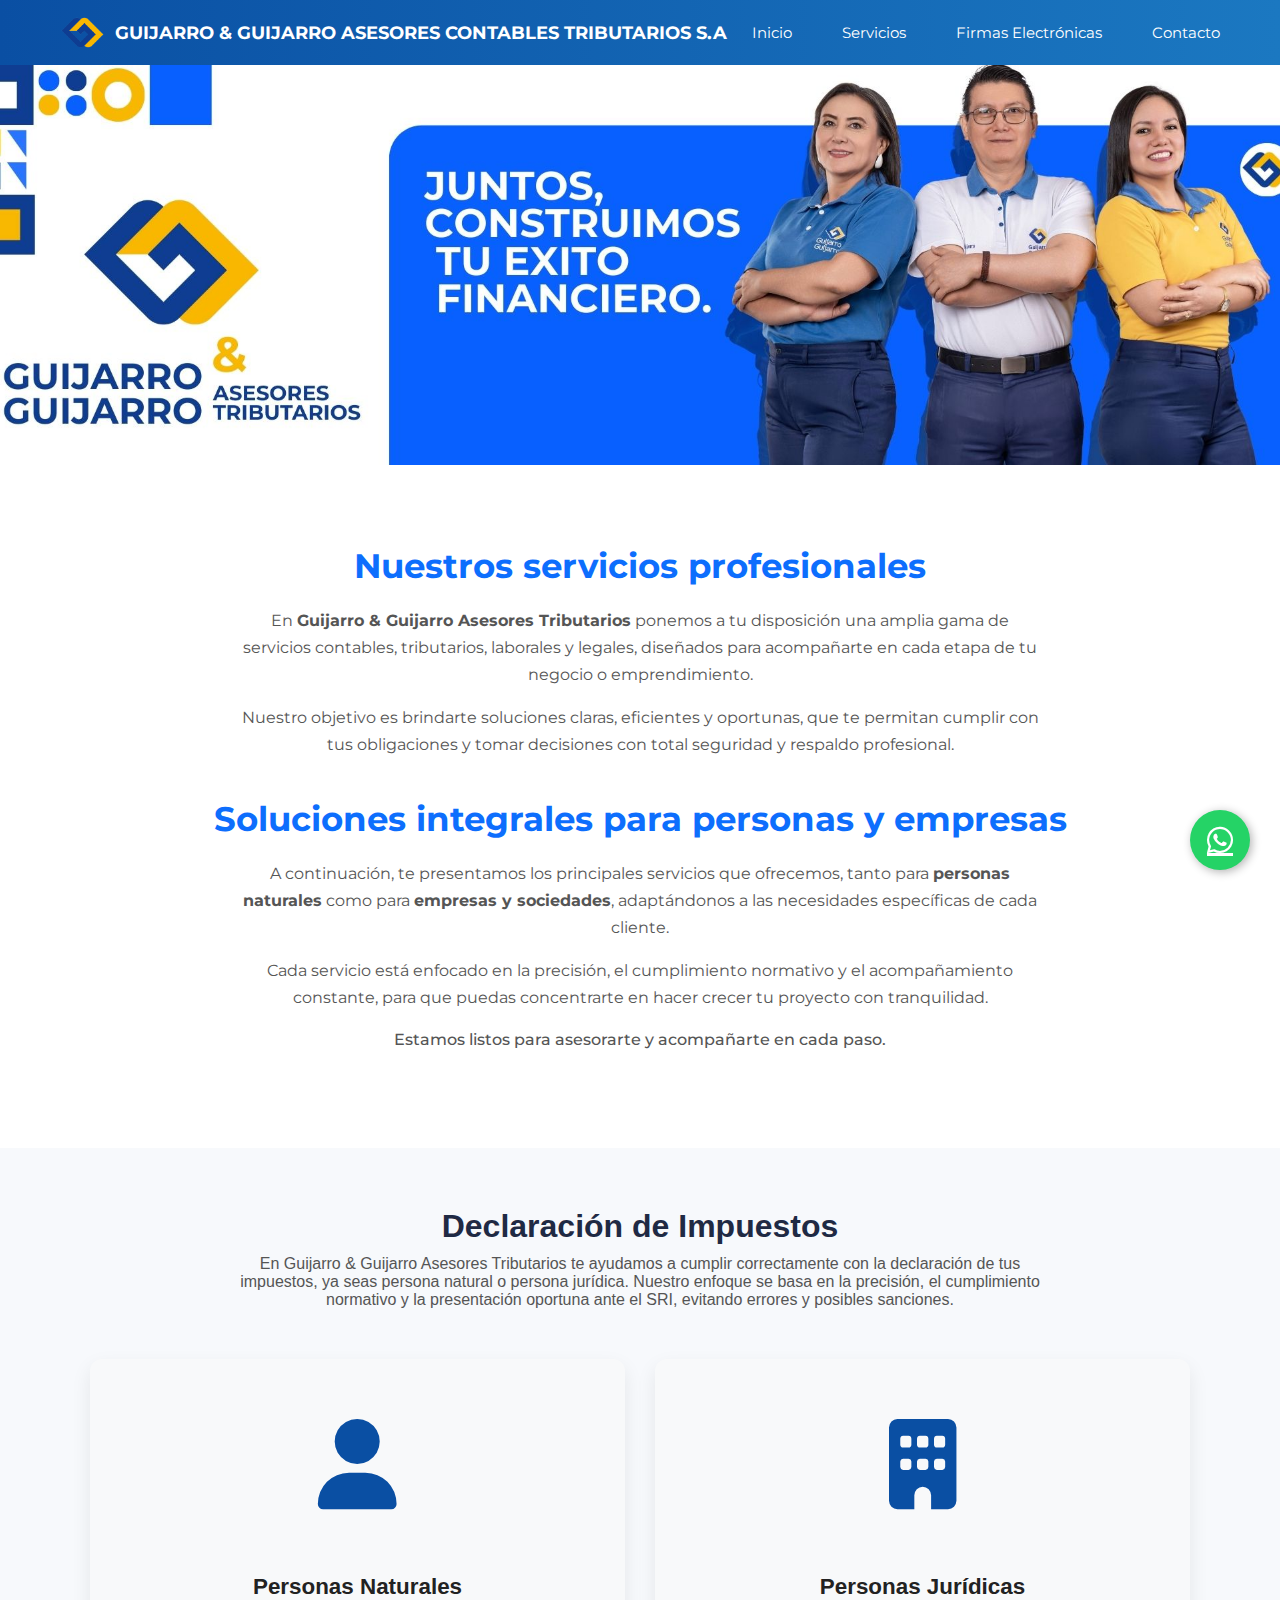
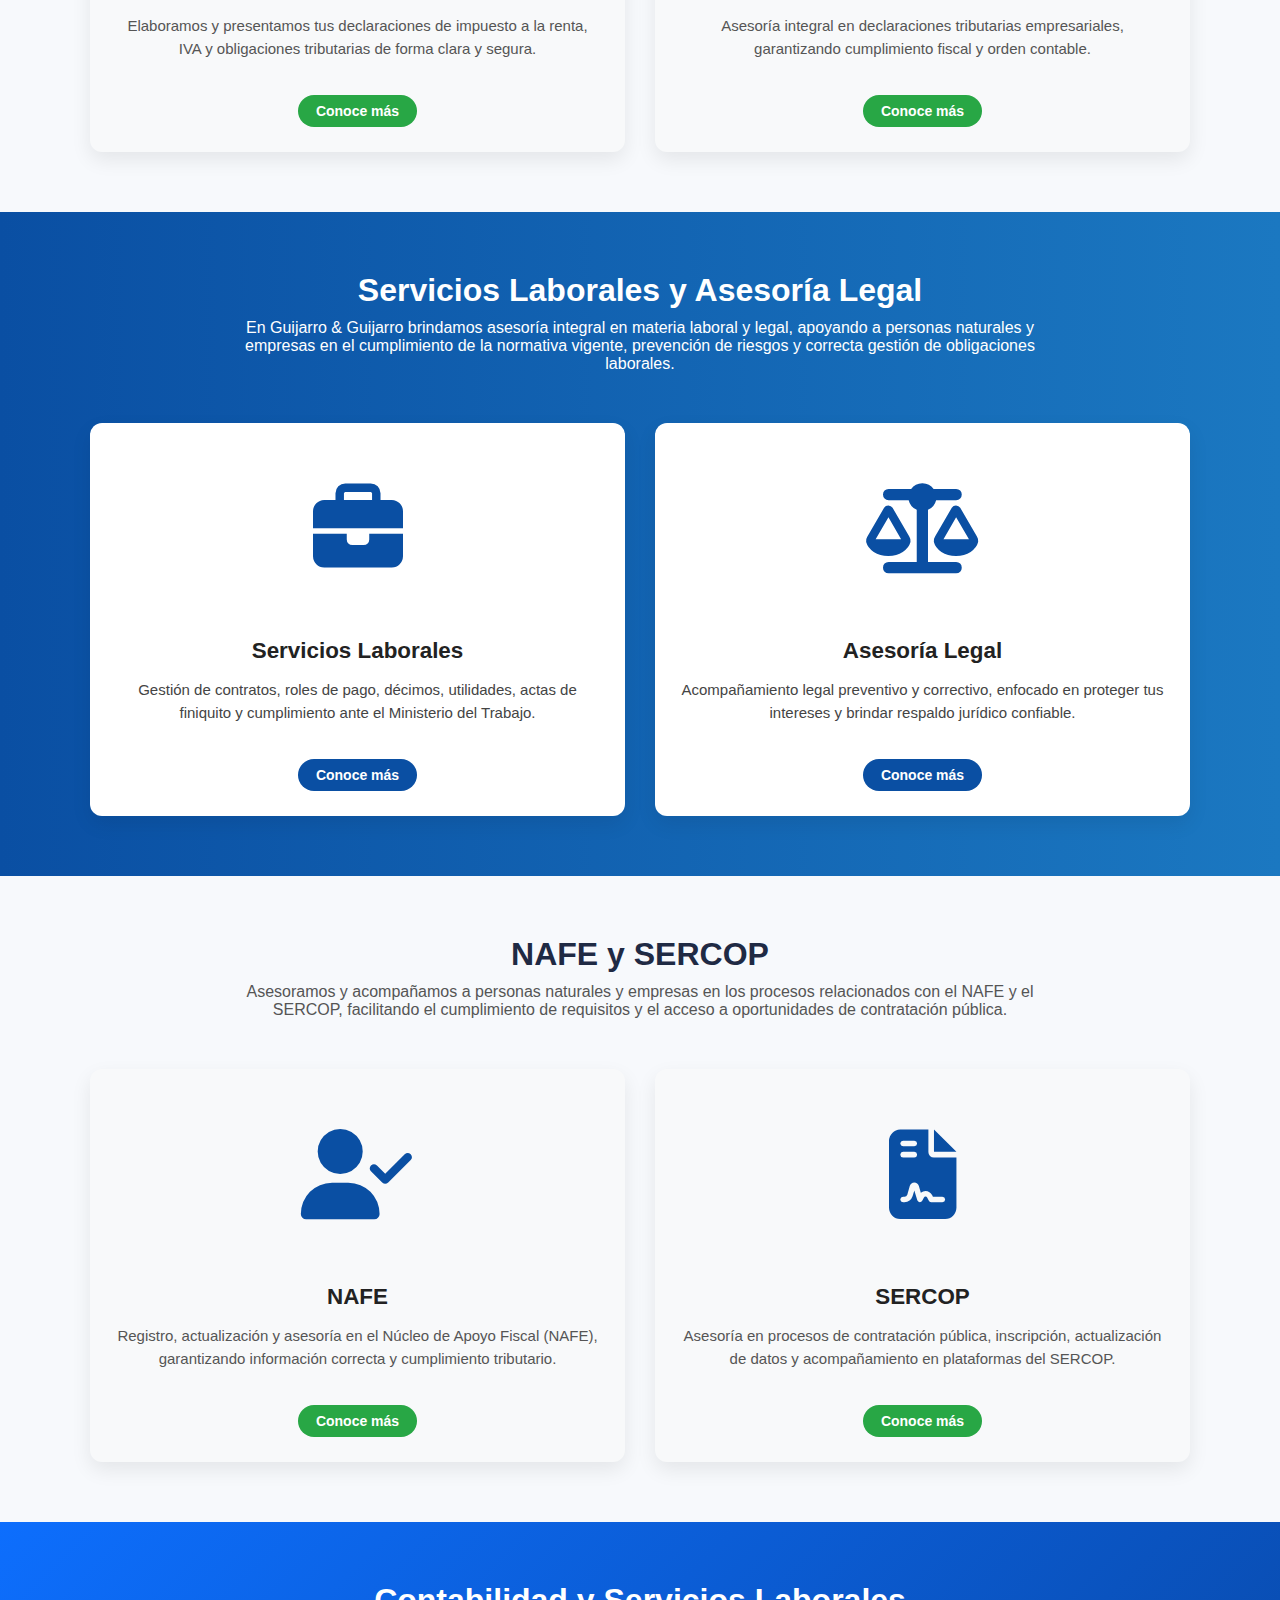
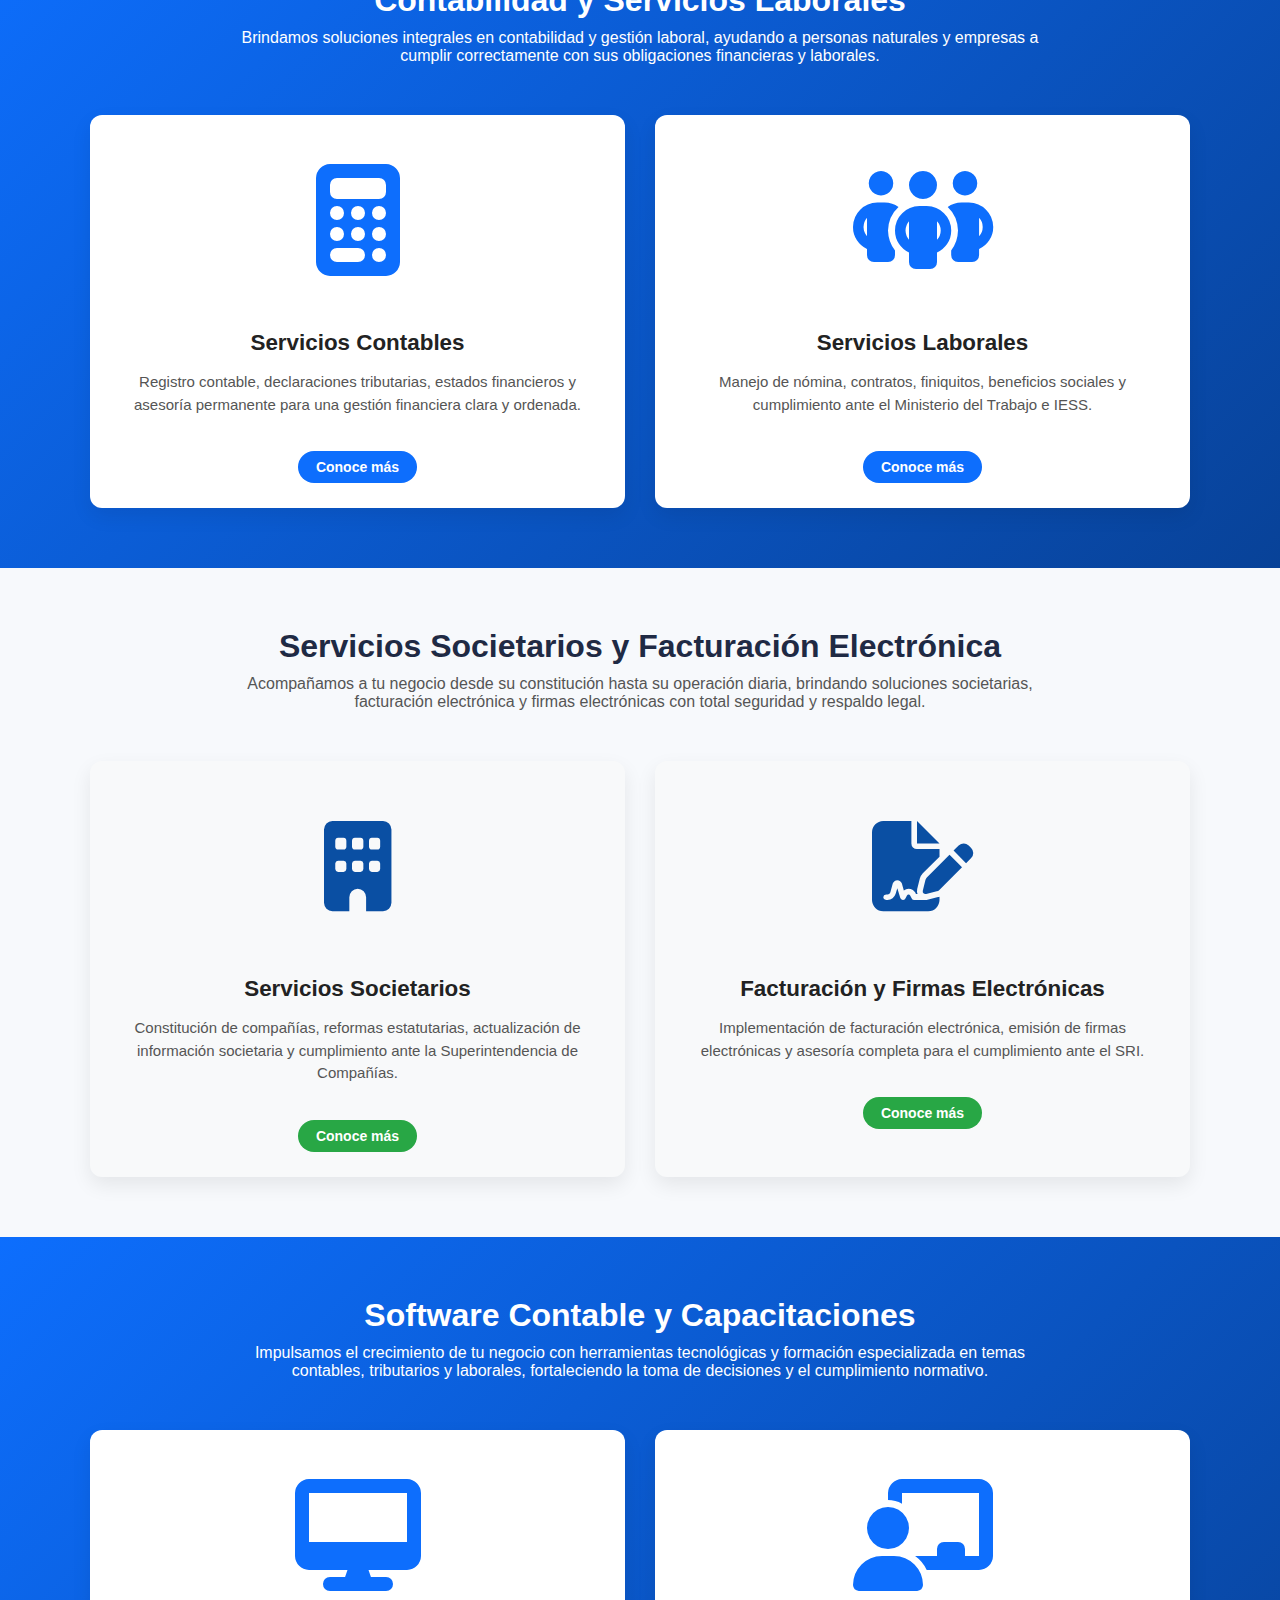
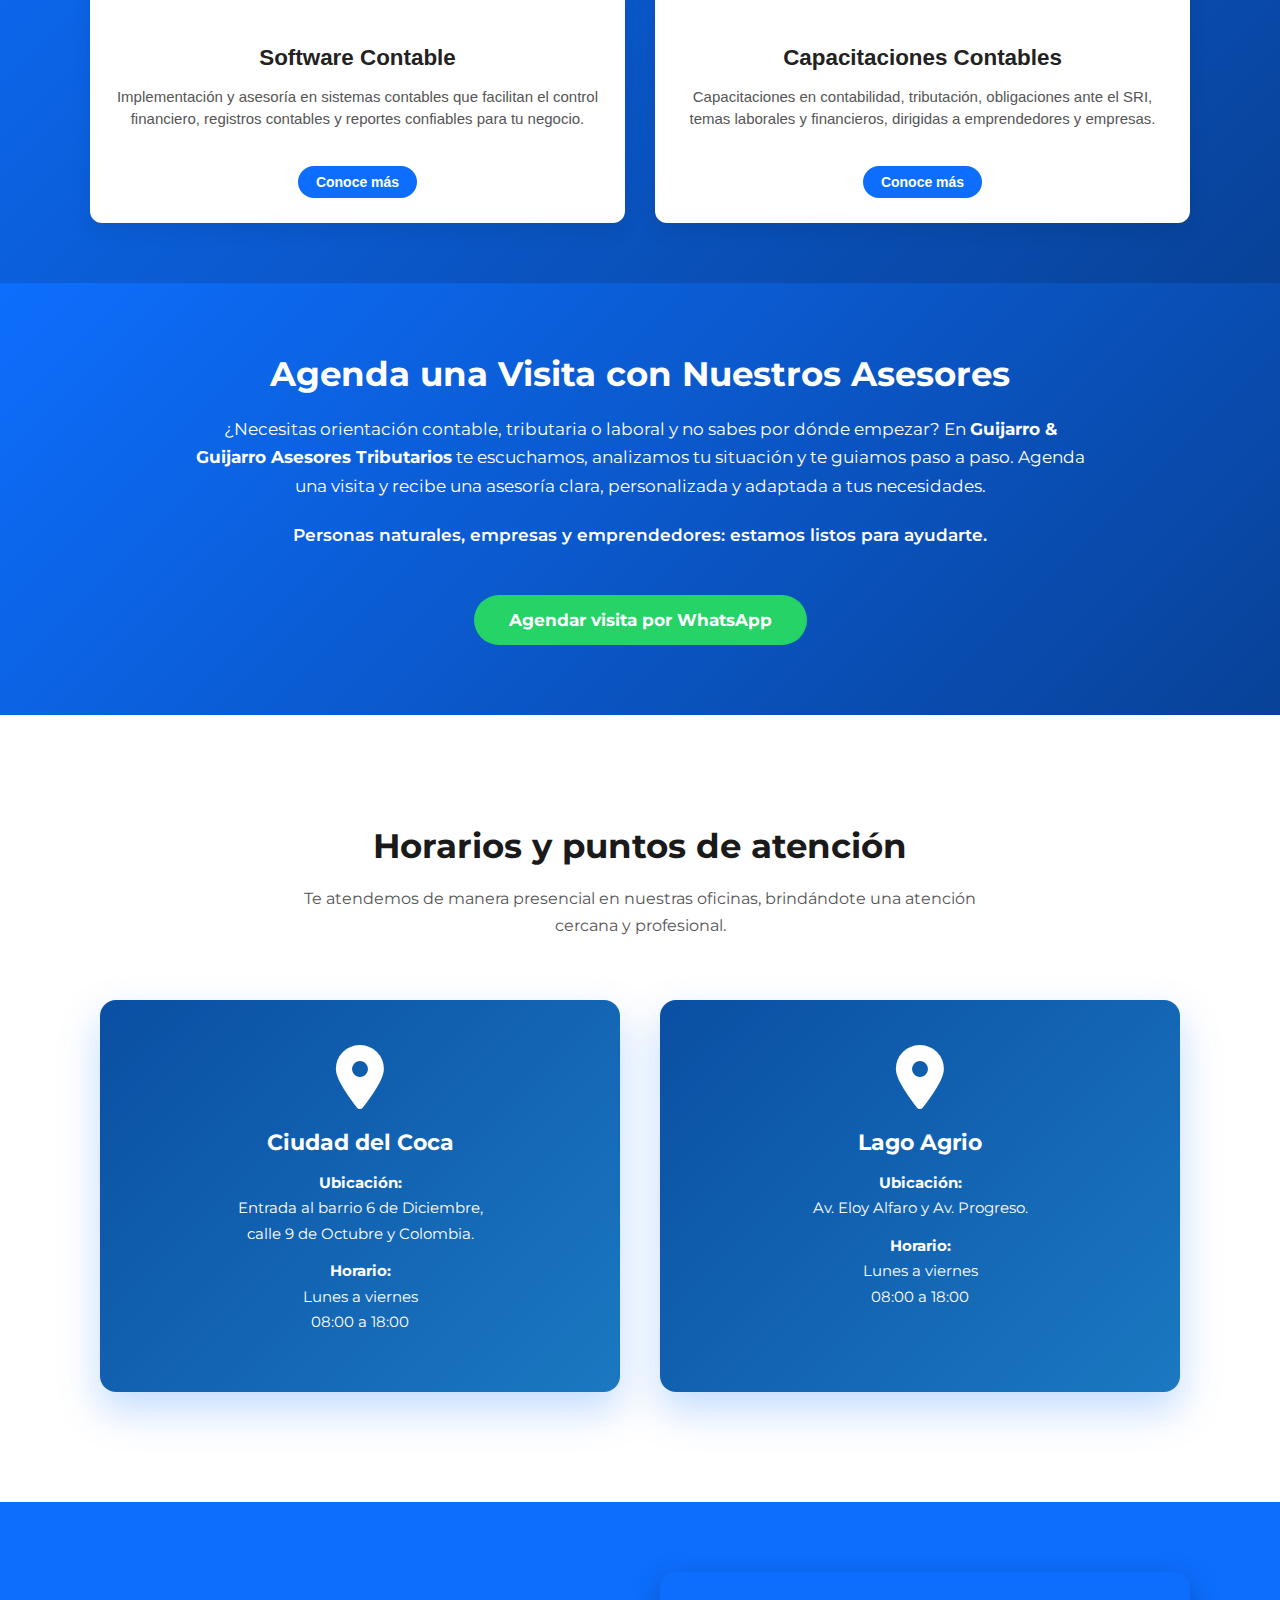
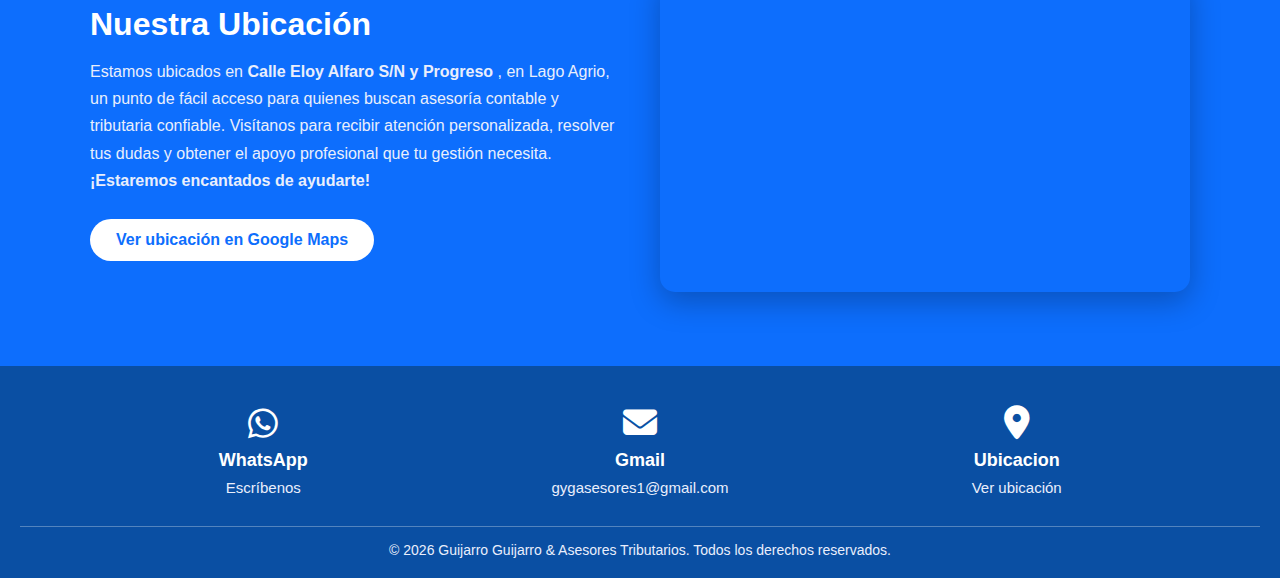
<file: PAGINAS/index.html>
<!DOCTYPE html>
<html lang="es">
<head>
  <meta charset="UTF-8">
  <title>G & G Asesores Tributarios</title>

  <link rel="icon" href="../IMAGENES/favicon.png" type="image/png">

  <meta name="description" content="Asesoría contable y tributaria para personas naturales y empresas en El Coca y Lago Agrio. Atención profesional y personalizada.">

  <meta name="viewport" content="width=device-width, initial-scale=1.0">

  <!-- Iconos -->
  <link rel="stylesheet" href="https://cdnjs.cloudflare.com/ajax/libs/font-awesome/6.5.0/css/all.min.css">

  <!-- CSS -->
  <link rel="stylesheet" href="../style.css">

  <!-- Google Fonts -->
  <link rel="preconnect" href="https://fonts.googleapis.com">
  <link rel="preconnect" href="https://fonts.gstatic.com" crossorigin>
  <link href="https://fonts.googleapis.com/css2?family=Montserrat:wght@400;500;600;700&display=swap" rel="stylesheet">
</head>

<body>
<!-- ===== HEADER ===== -->
<header class="header-new">
  <div class="header-new-container">

    <div class="logo-new">
      <img src="../IMAGENES/logo.png" alt="Logo G&G">
      <span>GUIJARRO & GUIJARRO ASESORES CONTABLES TRIBUTARIOS S.A</span>
    </div>

    <div class="menu-toggle-new" id="menu-toggle-new">☰</div>

  <nav class="menu-new" id="menu-new">
      <a href="index.html">Inicio</a>

      <div class="dropdown-new">
        <a href="servicios.html" class="dropbtn-new" id="services-toggle">Servicios</a>
        <div class="dropdown-content-new">
          <a href="personas-naturales.html">Personas Naturales</a>
          <a href="personas-juridicas.html">Empresas</a>
          <a href="trabajo.html">Asesoría IESS y Ministerio de Trabajo</a>
          <a href="anexos tributarios.html">Anexos</a>
          <a href="otros anexos.html">Otros Anexos</a>
        </div>
      </div>
      <a href="firmas-electronicas.html">Firmas Electrónicas</a>
      <a href="contacto.html">Contacto</a>
    </nav>
  </div>
</header>

<!-- ===== BANNER ===== -->
<section class="banner">
  <img src="../IMAGENES/banner (peticion de la economista).jpg" alt="Banner G & G Asesores Tributarios">
</section>

<!-- ===== INTRODUCCIÓN SERVICIOS ===== -->
<section class="services-hero">
  <div class="hero-text-container">

    <h2>Nuestros servicios profesionales</h2>

    <p>
      En <strong>Guijarro & Guijarro Asesores Tributarios</strong> ponemos a tu disposición
      una amplia gama de servicios contables, tributarios, laborales y legales,
      diseñados para acompañarte en cada etapa de tu negocio o emprendimiento.
    </p>

    <p>
      Nuestro objetivo es brindarte soluciones claras, eficientes y oportunas,
      que te permitan cumplir con tus obligaciones y tomar decisiones con total
      seguridad y respaldo profesional.
    </p>

    <h2 style="margin-top:40px;">
      Soluciones integrales para personas y empresas
    </h2>

    <p>
      A continuación, te presentamos los principales servicios que ofrecemos,
      tanto para <strong>personas naturales</strong> como para
      <strong>empresas y sociedades</strong>, adaptándonos a las necesidades
      específicas de cada cliente.
    </p>

    <p>
      Cada servicio está enfocado en la precisión, el cumplimiento normativo y
      el acompañamiento constante, para que puedas concentrarte en hacer crecer
      tu proyecto con tranquilidad.
    </p>

    <p class="highlight-text">
      Estamos listos para asesorarte y acompañarte en cada paso.
    </p>

  </div>
</section>


<!-- SECCIÓN DECLARACIÓN DE IMPUESTOS -->
<section class="tax-section">
  <h2 class="title">Declaración de Impuestos</h2>

  <p class="subtitle">
    En Guijarro & Guijarro Asesores Tributarios te ayudamos a cumplir correctamente
    con la declaración de tus impuestos, ya seas persona natural o persona jurídica.
    Nuestro enfoque se basa en la precisión, el cumplimiento normativo y la
    presentación oportuna ante el SRI, evitando errores y posibles sanciones.
  </p>

  <div class="container">


    <div class="card">
  <div class="image-wrapper">
    <i class="fa-solid fa-user"></i>
  </div>
  <h3>Personas Naturales</h3>
  <p>
    Elaboramos y presentamos tus declaraciones de impuesto a la renta,
    IVA y obligaciones tributarias de forma clara y segura.
  </p>
  <a href="personas-naturales.html" class="btn">Conoce más</a>
</div>
<div class="card">
  <div class="image-wrapper">
    <i class="fa-solid fa-building"></i>
  </div>
  <h3>Personas Jurídicas</h3>
  <p>
    Asesoría integral en declaraciones tributarias empresariales,
    garantizando cumplimiento fiscal y orden contable.
  </p>
  <a href="empresas.html" class="btn">Conoce más</a>
</div>
</section>

<!-- SECCIÓN SERVICIOS LABORALES Y ASESORÍA LEGAL -->
<section class="tax-section tax-section-dark">

  <h2 class="title">Servicios Laborales y Asesoría Legal</h2>

  <p class="subtitle">
    En Guijarro & Guijarro brindamos asesoría integral en materia laboral y legal,
    apoyando a personas naturales y empresas en el cumplimiento de la normativa
    vigente, prevención de riesgos y correcta gestión de obligaciones laborales.
  </p>

  <div class="container">

    <!-- SERVICIOS LABORALES -->
    <div class="card">
      <div class="image-wrapper">
        <i class="fa-solid fa-briefcase"></i>
      </div>
      <h3>Servicios Laborales</h3>
      <p>
        Gestión de contratos, roles de pago, décimos, utilidades,
        actas de finiquito y cumplimiento ante el Ministerio del Trabajo.
      </p>
      <a href="servicios-laborales.html" class="btn">Conoce más</a>
    </div>

    <!-- ASESORÍA LEGAL -->
    <div class="card">
      <div class="image-wrapper">
        <i class="fa-solid fa-scale-balanced"></i>
      </div>
      <h3>Asesoría Legal</h3>
      <p>
        Acompañamiento legal preventivo y correctivo, enfocado en
        proteger tus intereses y brindar respaldo jurídico confiable.
      </p>
      <a href="asesoria-legal.html" class="btn">Conoce más</a>
    </div>

  </div>
</section>

<!-- SECCIÓN NAFE Y SERCOP -->
<section class="tax-section">

  <h2 class="title">NAFE y SERCOP</h2>

  <p class="subtitle">
    Asesoramos y acompañamos a personas naturales y empresas en los procesos
    relacionados con el NAFE y el SERCOP, facilitando el cumplimiento de requisitos
    y el acceso a oportunidades de contratación pública.
  </p>

  <div class="container">

    <!-- NAFE -->
    <div class="card">
      <div class="image-wrapper">
        <i class="fa-solid fa-user-check"></i>
      </div>
      <h3>NAFE</h3>
      <p>
        Registro, actualización y asesoría en el Núcleo de Apoyo Fiscal (NAFE),
        garantizando información correcta y cumplimiento tributario.
      </p>
      <a href="nafe.html" class="btn">Conoce más</a>
    </div>

    <!-- SERCOP -->
    <div class="card">
      <div class="image-wrapper">
        <i class="fa-solid fa-file-contract"></i>
      </div>
      <h3>SERCOP</h3>
      <p>
        Asesoría en procesos de contratación pública, inscripción, actualización
        de datos y acompañamiento en plataformas del SERCOP.
      </p>
      <a href="sercop.html" class="btn">Conoce más</a>
    </div>

  </div>
</section>

<!-- SECCIÓN CONTABILIDAD Y SERVICIOS LABORALES -->
<section class="tax-section inverted">

  <h2 class="title">Contabilidad y Servicios Laborales</h2>

  <p class="subtitle">
    Brindamos soluciones integrales en contabilidad y gestión laboral,
    ayudando a personas naturales y empresas a cumplir correctamente con
    sus obligaciones financieras y laborales.
  </p>

  <div class="container">

    <!-- CONTABILIDAD -->
    <div class="card">
      <div class="image-wrapper">
        <i class="fa-solid fa-calculator"></i>
      </div>
      <h3>Servicios Contables</h3>
      <p>
        Registro contable, declaraciones tributarias, estados financieros
        y asesoría permanente para una gestión financiera clara y ordenada.
      </p>
      <a href="contabilidad.html" class="btn">Conoce más</a>
    </div>

    <!-- SERVICIOS LABORALES -->
    <div class="card">
      <div class="image-wrapper">
        <i class="fa-solid fa-people-group"></i>
      </div>
      <h3>Servicios Laborales</h3>
      <p>
        Manejo de nómina, contratos, finiquitos, beneficios sociales
        y cumplimiento ante el Ministerio del Trabajo e IESS.
      </p>
      <a href="servicios-laborales.html" class="btn">Conoce más</a>
    </div>

  </div>
</section>

<!-- SECCIÓN SERVICIOS SOCIETARIOS Y FACTURACIÓN -->
<section class="tax-section">

  <h2 class="title">Servicios Societarios y Facturación Electrónica</h2>

  <p class="subtitle">
    Acompañamos a tu negocio desde su constitución hasta su operación diaria,
    brindando soluciones societarias, facturación electrónica y firmas
    electrónicas con total seguridad y respaldo legal.
  </p>

  <div class="container">

    <!-- SERVICIOS SOCIETARIOS -->
    <div class="card">
      <div class="image-wrapper">
        <i class="fa-solid fa-building"></i>
      </div>
      <h3>Servicios Societarios</h3>
      <p>
        Constitución de compañías, reformas estatutarias, actualización de
        información societaria y cumplimiento ante la Superintendencia de
        Compañías.
      </p>
      <a href="servicios-societarios.html" class="btn">Conoce más</a>
    </div>

    <!-- FACTURACIÓN Y FIRMAS ELECTRÓNICAS -->
    <div class="card">
      <div class="image-wrapper">
        <i class="fa-solid fa-file-signature"></i>
      </div>
      <h3>Facturación y Firmas Electrónicas</h3>
      <p>
        Implementación de facturación electrónica, emisión de firmas
        electrónicas y asesoría completa para el cumplimiento ante el SRI.
      </p>
      <a href="facturacion-firmas.html" class="btn">Conoce más</a>
    </div>

  </div>
</section>

<!-- SECCIÓN SOFTWARE CONTABLE Y CAPACITACIONES -->
<section class="tax-section inverted">

  <h2 class="title">Software Contable y Capacitaciones</h2>

  <p class="subtitle">
    Impulsamos el crecimiento de tu negocio con herramientas tecnológicas y
    formación especializada en temas contables, tributarios y laborales,
    fortaleciendo la toma de decisiones y el cumplimiento normativo.
  </p>

  <div class="container">

    <!-- SOFTWARE CONTABLE -->
    <div class="card inverted-card">
      <div class="image-wrapper">
        <i class="fa-solid fa-desktop"></i>
      </div>
      <h3>Software Contable</h3>
      <p>
        Implementación y asesoría en sistemas contables que facilitan el control
        financiero, registros contables y reportes confiables para tu negocio.
      </p>
      <a href="software-contable.html" class="btn inverted-btn">Conoce más</a>
    </div>

    <!-- CAPACITACIONES -->
    <div class="card inverted-card">
      <div class="image-wrapper">
        <i class="fa-solid fa-chalkboard-user"></i>
      </div>
      <h3>Capacitaciones Contables</h3>
      <p>
        Capacitaciones en contabilidad, tributación, obligaciones ante el SRI,
        temas laborales y financieros, dirigidas a emprendedores y empresas.
      </p>
      <a href="capacitaciones.html" class="btn inverted-btn">Conoce más</a>
    </div>

  </div>
</section>


<section class="visit-section">
  <div class="visit-container">

    <h2>Agenda una Visita con Nuestros Asesores</h2>

    <p>
      ¿Necesitas orientación contable, tributaria o laboral y no sabes por dónde empezar?
      En <strong>Guijarro & Guijarro Asesores Tributarios</strong>  te escuchamos, analizamos tu situación y te guiamos paso a paso.
      Agenda una visita y recibe una asesoría clara, personalizada y adaptada a tus necesidades.
    </p>

    <p class="visit-highlight">
      Personas naturales, empresas y emprendedores: estamos listos para ayudarte.
    </p>

    <a href="https://wa.link/7a1xme" target="_blank" class="btn-visit">
      Agendar visita por WhatsApp
    </a>

  </div>
</section>

<!-- ===== HORARIOS DE ATENCIÓN ===== -->

<section class="office-section">
  <h2 class="office-title">Horarios y puntos de atención</h2>
  <p class="office-subtitle">
    Te atendemos de manera presencial en nuestras oficinas,
    brindándote una atención cercana y profesional.
  </p>

  <div class="office-list">

    <!-- COCA -->
    <div class="office-card">
      <div class="office-icon">
        <i class="fa-solid fa-location-dot"></i>
      </div>
      <h3>Ciudad del Coca</h3>
      <p>
        <strong>Ubicación:</strong><br>
        Entrada al barrio 6 de Diciembre,<br>
        calle 9 de Octubre y Colombia.
      </p>
      <p>
        <strong>Horario:</strong><br>
        Lunes a viernes<br>
        08:00 a 18:00
      </p>
    </div>

    <!-- LAGO AGRIO -->
    <div class="office-card">
      <div class="office-icon">
        <i class="fa-solid fa-location-dot"></i>
      </div>
      <h3>Lago Agrio</h3>
      <p>
        <strong>Ubicación:</strong><br>
        Av. Eloy Alfaro y Av. Progreso.
      </p>
      <p>
        <strong>Horario:</strong><br>
        Lunes a viernes<br>
        08:00 a 18:00
      </p>
    </div>

  </div>
</section>


<section class="location-section">
  <div class="location-container">

    <!-- TEXTO -->
    <div class="location-info">
      <h2>Nuestra Ubicación</h2>
      <p>
        Estamos ubicados en <strong>Calle Eloy Alfaro S/N y Progreso</strong> , en Lago Agrio, un punto de
        fácil acceso para quienes buscan asesoría contable y tributaria confiable.
        Visítanos para recibir atención personalizada, resolver tus dudas y obtener el
        apoyo profesional que tu gestión necesita. <strong>¡Estaremos encantados de ayudarte!</strong>
      </p>

      <a href="https://maps.app.goo.gl/axWHhbYRLcTLKLcE6"
         target="_blank"
         class="btn-location">
        Ver ubicación en Google Maps
      </a>
    </div>
    
    <!-- BOTÓN FLOTANTE WHATSAPP -->
    <a href="https://wa.link/7a1xme" target="_blank" class="whatsapp-float">
      <i class="fab fa-whatsapp"></i>
    </a>
    <!-- MAPA -->
    <div class="location-map">
      <iframe
        src="https://www.google.com/maps/embed?pb=!1m14!1m8!1m3!1d5642.449025909367!2d-76.89165878195168!3d0.08462267538183149!3m2!1i1024!2i768!4f13.1!3m3!1m2!1s0x8e2823575832dd13%3A0x92ccfe2bc9fd1613!2sGuijarro%20Guijarro%20Asesores%20Tributarios!5e0!3m2!1ses-419!2sec!4v1769028781664!5m2!1ses-419!2sec"
        loading="lazy"
        referrerpolicy="no-referrer-when-downgrade"
        allowfullscreen>
      </iframe>
    </div>

  </div>
</section>

<footer class="footer">
  <div class="footer-container">

    <!-- WHATSAPP -->
    <div class="footer-item">
      <i class="fa-brands fa-whatsapp"></i>
      <h4>WhatsApp</h4>
      <a href="https://wa.me/5939XXXXXXXX?text=Hola%20deseo%20recibir%20información%20sobre%20sus%20servicios"
         target="_blank">
        Escríbenos
      </a>
    </div>

    <!-- GMAIL -->
    <div class="footer-item">
      <i class="fa-solid fa-envelope"></i>
      <h4>Gmail</h4>
      <a href="mailto:gygasesores1@gmail.com">
        gygasesores1@gmail.com
      </a>
    </div>

    <!-- MAPS -->
    <div class="footer-item">
      <i class="fa-solid fa-location-dot"></i>
      <h4>Ubicacion</h4>
      <a href="https://maps.app.goo.gl/axWHhbYRLcTLKLcE6"
         target="_blank">
        Ver ubicación
      </a>
    </div>

  </div>
  <div class="footer-bottom">
    © 2026 Guijarro Guijarro & Asesores Tributarios. Todos los derechos reservados.
  </div>
</footer>
<!-- JS -->
<script src="/script.js"></script>

</body>
</html>
</file>
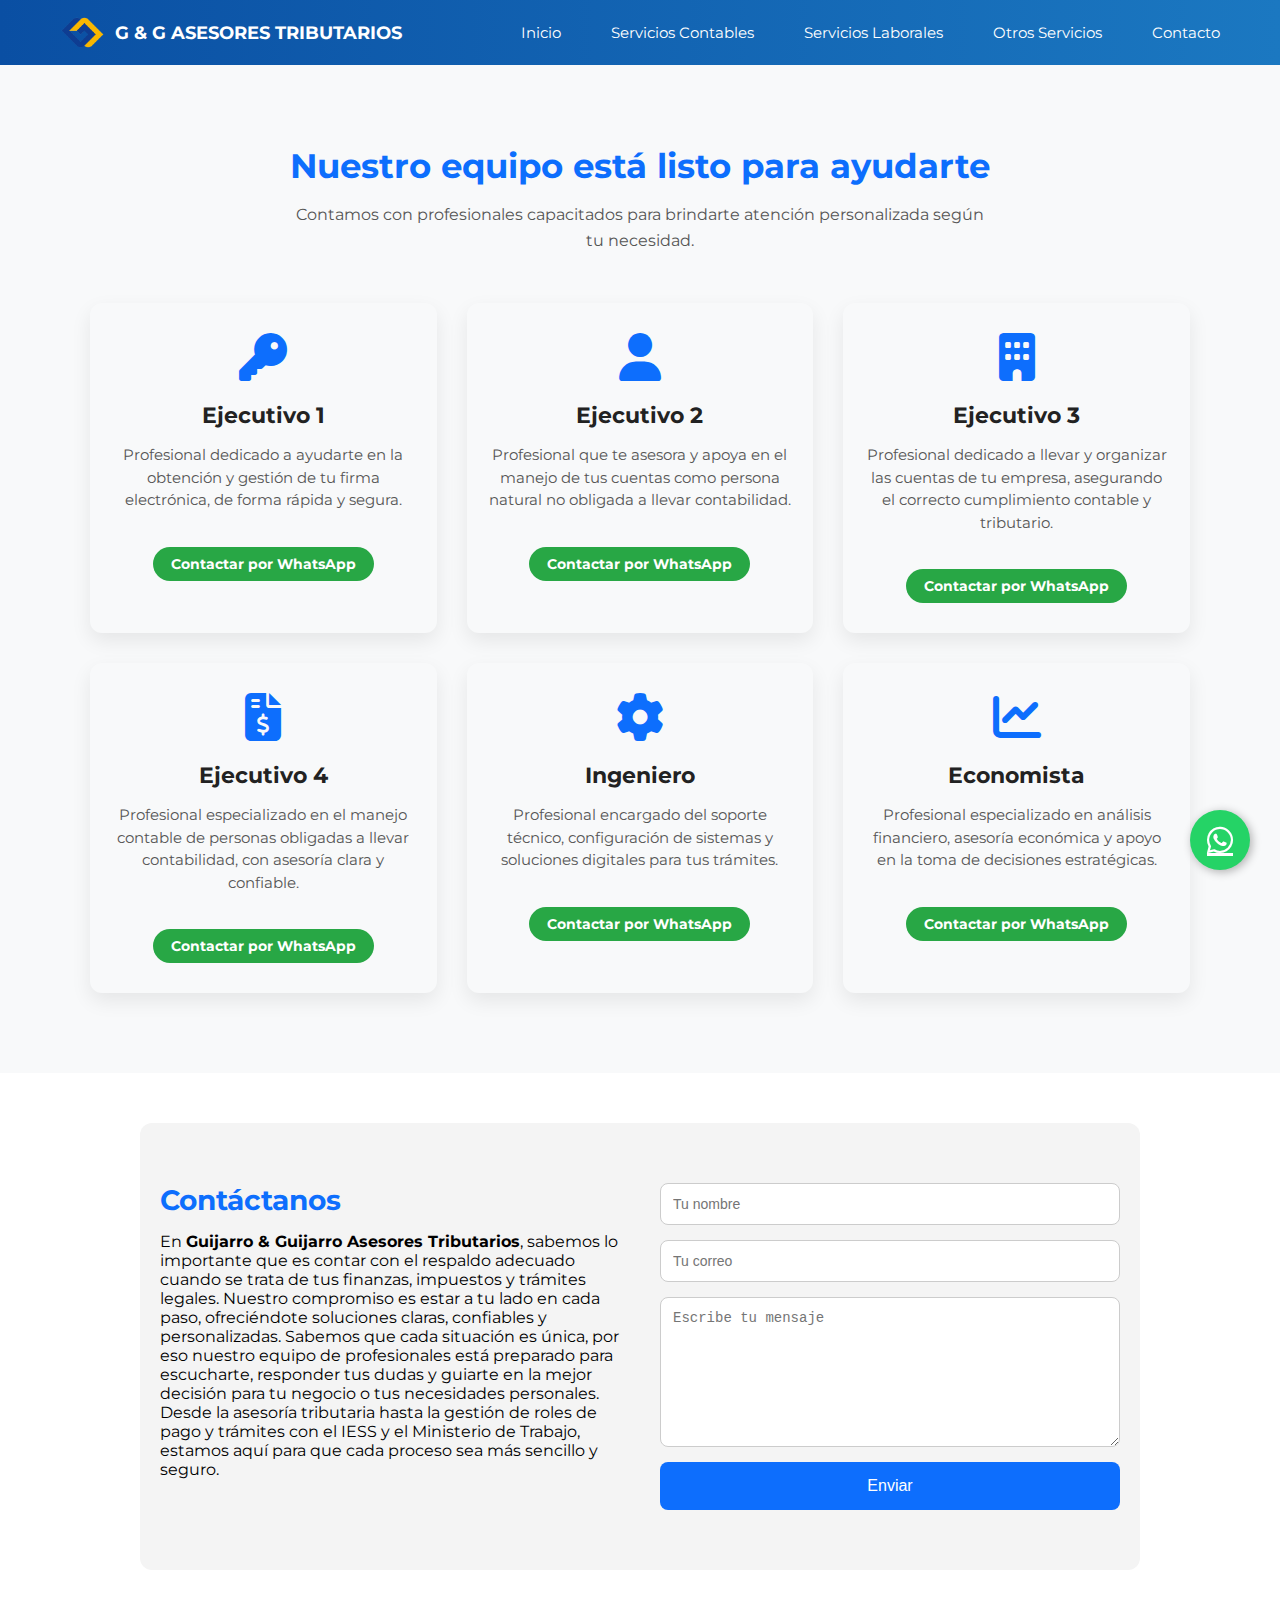
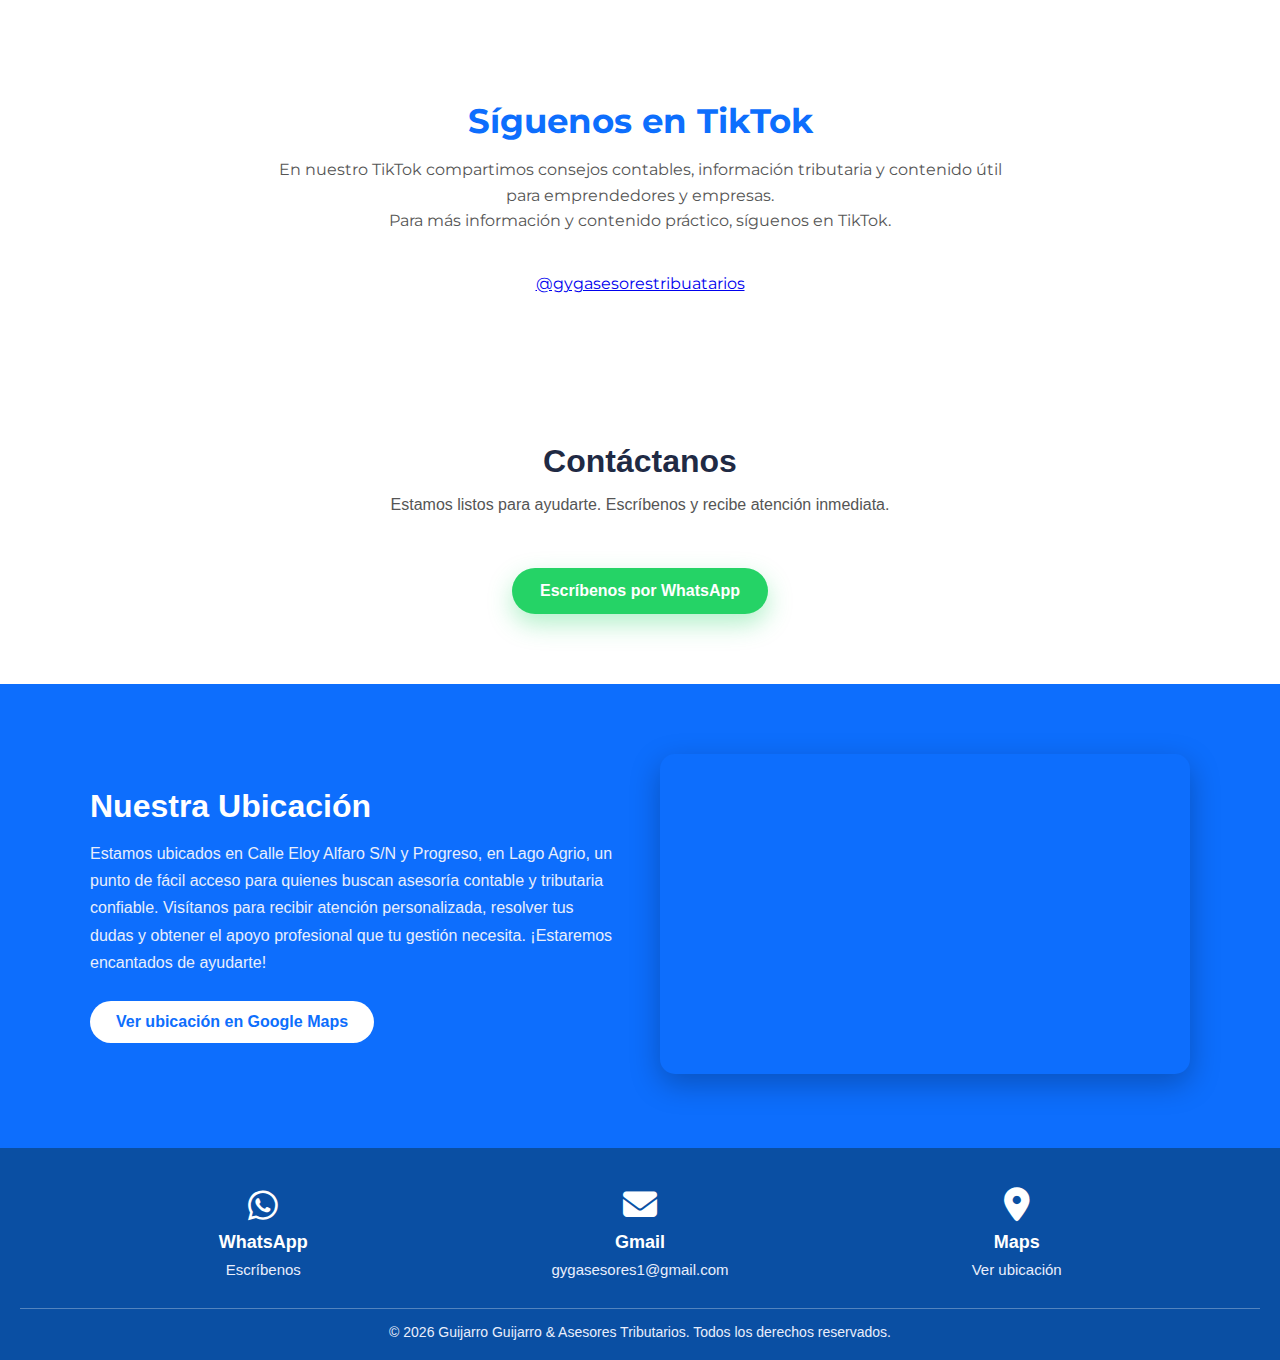
<file: contacto.html>
<!DOCTYPE html>
<html lang="es">
<head>
  <meta charset="UTF-8">
  <title>Contacto | G & G Asesores Tributarios</title>

  <link rel="icon" href="IMAGENES/favicon.png" type="image/png">

  <meta name="viewport" content="width=device-width, initial-scale=1.0">

  <!-- CSS -->
  <link rel="stylesheet" href="style.css">

  <!-- Google Fonts -->
  <link rel="preconnect" href="https://fonts.googleapis.com">
  <link rel="preconnect" href="https://fonts.gstatic.com" crossorigin>
  <link href="https://fonts.googleapis.com/css2?family=Montserrat:wght@400;500;600;700&display=swap" rel="stylesheet">

  <!-- Font Awesome -->
  <link rel="stylesheet" href="https://cdnjs.cloudflare.com/ajax/libs/font-awesome/6.5.0/css/all.min.css">

  <link rel="icon" type="image/png" href="IMAGENES/logo.png">
</head>

<body>

<!-- ===== HEADER ===== -->
<header class="header-new">
  <div class="header-new-container">

    <div class="logo-new">
      <img src="IMAGENES/logo.png" alt="Logo G&G">
      <span>G & G ASESORES TRIBUTARIOS</span>
    </div>

    <div class="menu-toggle-new" id="menu-toggle-new">☰</div>
    <nav class="menu-new" id="menu-new">  
      <a href="index.html">Inicio</a>
      
    <nav class="menu-new" id="menu-new">
      <div class="dropdown-new">
        <a href="servicios.html" class="dropbtn-new">Servicios Contables</a>
        <div class="dropdown-content-new">
          <a href="personas-naturales.html">Personas Naturales</a>
          <a href="anexos tributarios.html">Anexos</a>
          <a href="otros anexos.html">Otros Anexos</a>
          <a href="Capacitaciones.html">Capacitaciones</a>
          <a href="firmas-electronicas.html">Facturación y Firmas Electrónicas</a>
          <a href="softwarecontable.html">Software Contable</a>
        </div>
      </div>
      <!-- SERVICIOS LABORALES -->
      <div class="dropdown-new">
        <a href="#" class="dropbtn-new">Servicios Laborales</a>
        <div class="dropdown-content-new">
          <a href="trabajo.html">Asesoría IESS y Ministerio de Trabajo</a>
        </div>
      </div>
      
      <!-- OTROS SERVICIOS -->
      <div class="dropdown-new">
        <a href="#" class="dropbtn-new">Otros Servicios</a>
        <div class="dropdown-content-new">
          <a href="asesorialegal.html">Asesoría Legal</a>
          <a href="Capacitaciones.html">Capacitaciones</a>          
          <a href="nafe.html">NAFE</a>
          <a href="sercop.html">SERCOP</a>
        </div>
      </div>
      <a href="contacto.html">Contacto</a>
    </nav>
  </div>
</header>

<!-- ===== SECCIÓN DE CONTACTO ===== -->
<section class="contact-cards-section">
  <h2 class="title">Nuestro equipo está listo para ayudarte</h2>
  <p class="subtitle">
    Contamos con profesionales capacitados para brindarte atención personalizada
    según tu necesidad.
  </p>

  <div class="container">

    <div class="card">
        <i class="fa-solid fa-key card-icon"></i>
      <h3>Ejecutivo 1</h3>
      <p>
        Profesional dedicado a ayudarte en la obtención y gestión de tu
        firma electrónica, de forma rápida y segura.
      </p>
      <a href="https://wa.link/7a1xme" target="_blank" class="btn">
        Contactar por WhatsApp
      </a>
    </div>

    <div class="card">
        <i class="fa-solid fa-user card-icon"></i>  
      <h3>Ejecutivo 2</h3>
      <p>
        Profesional que te asesora y apoya en el manejo de tus cuentas
        como persona natural no obligada a llevar contabilidad.
      </p>
      <a href="https://wa.link/7a1xme" target="_blank" class="btn">
        Contactar por WhatsApp
      </a>
    </div>

    <div class="card">
        <i class="fa-solid fa-building card-icon"></i>
      <h3>Ejecutivo 3</h3>
      <p>
        Profesional dedicado a llevar y organizar las cuentas de tu empresa,
        asegurando el correcto cumplimiento contable y tributario.
      </p>
      <a href="https://wa.link/7a1xme" target="_blank" class="btn">
        Contactar por WhatsApp
      </a>
    </div>

    <div class="card">
        <i class="fa-solid fa-file-invoice-dollar card-icon"></i>
      <h3>Ejecutivo 4</h3>
      <p>
        Profesional especializado en el manejo contable de personas
        obligadas a llevar contabilidad, con asesoría clara y confiable.
      </p>
      <a href="https://wa.link/7a1xme" target="_blank" class="btn">
        Contactar por WhatsApp
      </a>
    </div>

    <div class="card">
        <i class="fa-solid fa-gear card-icon"></i>
      <h3>Ingeniero</h3>
      <p>
        Profesional encargado del soporte técnico, configuración de sistemas
        y soluciones digitales para tus trámites.
      </p>
      <a href="https://wa.link/7a1xme" target="_blank" class="btn">
        Contactar por WhatsApp
      </a>
    </div>

    <div class="card">
        <i class="fa-solid fa-chart-line card-icon"></i>
      <h3>Economista</h3>
      <p>
        Profesional especializado en análisis financiero, asesoría económica
        y apoyo en la toma de decisiones estratégicas.
      </p>
      <a href="https://wa.link/7a1xme" target="_blank" class="btn">
        Contactar por WhatsApp
      </a>
    </div>

  </div>
</section>


<!-- SECCIÓN CONTACTO HORIZONTAL -->
<div class="contact-section-horizontal">
  <div class="contact-text">
    <h2>Contáctanos</h2>
    <p> En <strong>Guijarro & Guijarro Asesores Tributarios</strong>, sabemos lo importante que es contar con el respaldo 
        adecuado cuando se trata de tus finanzas, impuestos y trámites legales. Nuestro compromiso es estar 
        a tu lado en cada paso, ofreciéndote soluciones claras, confiables y personalizadas.
        Sabemos que cada situación es única, por eso nuestro equipo de profesionales está preparado para escucharte, 
        responder tus dudas y guiarte en la mejor decisión para tu negocio o tus necesidades personales. Desde la 
        asesoría tributaria hasta la gestión de roles de pago y trámites con el IESS y el Ministerio de Trabajo, 
        estamos aquí para que cada proceso sea más sencillo y seguro.

    </p>
  </div>

  <form class="contact-form" action="mailto:tuemail@ejemplo.com" method="post" enctype="text/plain">
    <input type="text" name="name" placeholder="Tu nombre" required>
    <input type="email" name="email" placeholder="Tu correo" required>
    <textarea name="message" placeholder="Escribe tu mensaje" required></textarea>
    <button type="submit">Enviar</button>
  </form>
</div>

<section class="tiktok-section">
  <h2 class="title">Síguenos en TikTok</h2>

  <p class="subtitle">
    En nuestro TikTok compartimos consejos contables, información tributaria
    y contenido útil para emprendedores y empresas.
    <br>
    Para más información y contenido práctico, síguenos en TikTok.
  </p>

  <div class="tiktok-container">

    <blockquote class="tiktok-embed"
      cite="https://www.tiktok.com/@gygasesorestribuatarios/video/7576679536092384524"
      data-video-id="7576679536092384524"
      style="max-width: 605px; min-width: 325px;">
      <section>
        <a target="_blank"
           title="@gygasesorestribuatarios"
           href="https://www.tiktok.com/@gygasesorestribuatarios?refer=embed">
          @gygasesorestribuatarios
        </a>
      </section>
    </blockquote>

  </div>
</section>

<script async src="https://www.tiktok.com/embed.js"></script>

<section class="contact-section">
 
      <h2 class="title">Contáctanos</h2>
 
      <p class="subtitle">
 
        Estamos listos para ayudarte. Escríbenos y recibe atención inmediata.
 
      </p>

      <a href="https://wa.link/7a1xme"
           class="btn btn-whatsapp"
           target="_blank">
           Escríbenos por WhatsApp
      </a>
    </section>
    
<section class="location-section">
  <div class="location-container">

    <!-- TEXTO -->
    <div class="location-info">
      <h2>Nuestra Ubicación</h2>
      <p>
        Estamos ubicados en Calle Eloy Alfaro S/N y Progreso, en Lago Agrio, un punto de
        fácil acceso para quienes buscan asesoría contable y tributaria confiable.
        Visítanos para recibir atención personalizada, resolver tus dudas y obtener el
        apoyo profesional que tu gestión necesita. ¡Estaremos encantados de ayudarte!
      </p>

      <a href="https://maps.app.goo.gl/axWHhbYRLcTLKLcE6"
         target="_blank"
         class="btn-location">
        Ver ubicación en Google Maps
      </a>
    </div>

    <!-- MAPA -->
    <div class="location-map">
      
      <iframe
        width="100%"
        height="400"
        style="border:0;"
        loading="lazy"
        allowfullscreen=""
        referrerpolicy="no-referrer-when-downgrade"
        src="https://www.google.com/maps/embed?pb=!1m18!1m12!1m3!1d3976.5640259090364!2d-76.8916587!3d0.0846226!2m3!1f0!2f0!3f0!3m2!1i1024!2i768!4f13.1!3m3!1m2!1s0x8e2823575832dd13%3A0x92ccfe2bc9fd1613!2sGuijarro%20%26%20Guijarro%20Asesores%20Tributarios!5e0!3m2!1ses!2sec!4v1707000000000">
      </iframe>
    </div>

  </div>
</section>
<!-- BOTÓN FLOTANTE WHATSAPP -->

<a href="https://wa.link/7a1xme" target="_blank" class="whatsapp-float">
  <i class="fab fa-whatsapp"></i>
</a>



<!-- ===== FOOTER ===== -->
<footer class="footer">
  <div class="footer-container">

    <div class="footer-item">
      <i class="fa-brands fa-whatsapp"></i>
      <h4>WhatsApp</h4>
      <a href="https://wa.me/5939XXXXXXXX" target="_blank">Escríbenos</a>
    </div>

    <div class="footer-item">
      <i class="fa-solid fa-envelope"></i>
      <h4>Gmail</h4>
      <a href="mailto:gygasesores1@gmail.com">gygasesores1@gmail.com</a>
    </div>

    <div class="footer-item">
      <i class="fa-solid fa-location-dot"></i>
      <h4>Maps</h4>
      <a href="https://maps.app.goo.gl/axWHhbYRLcTLKLcE6" target="_blank">
        Ver ubicación
      </a>
    </div>

  </div>

  <div class="footer-bottom">
    © 2026 Guijarro Guijarro & Asesores Tributarios. Todos los derechos reservados.
  </div>
</footer>

<!-- JS -->
<script src="script.js"></script>

</body>
</html>
</file>
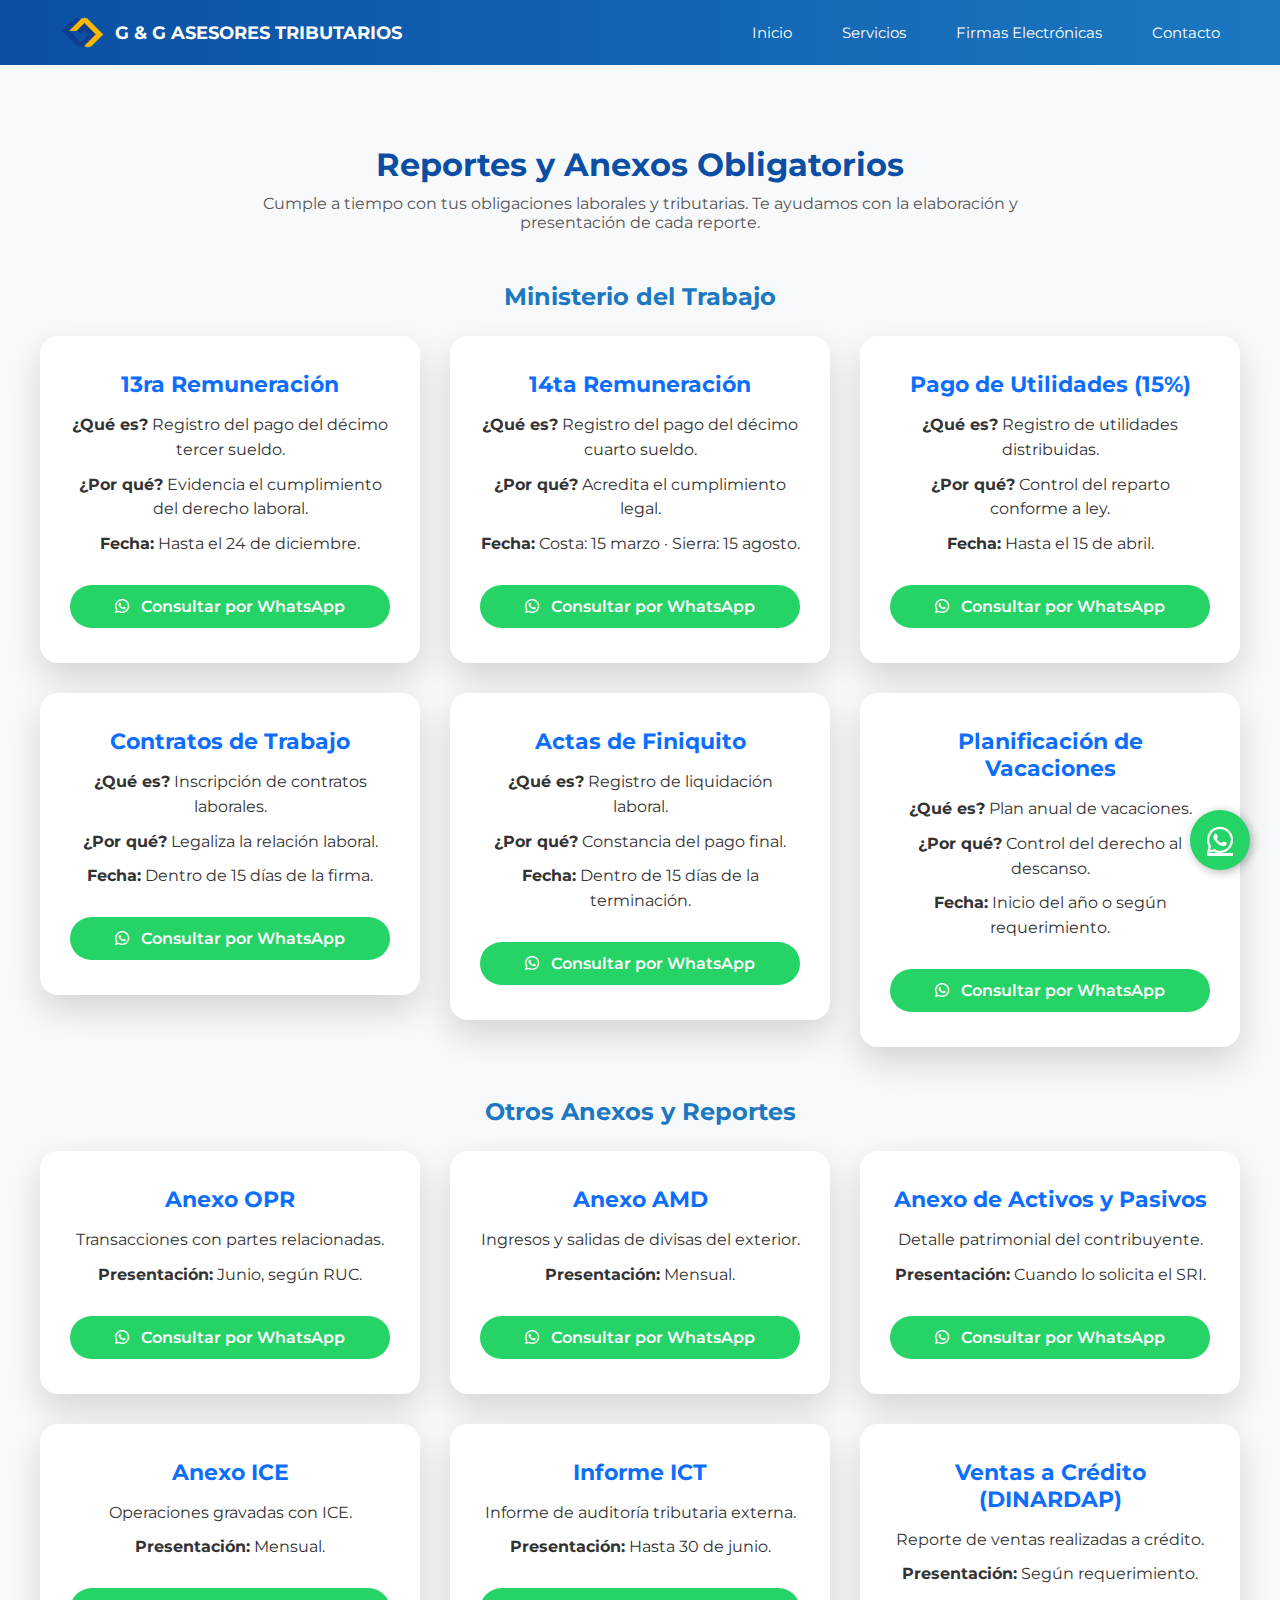
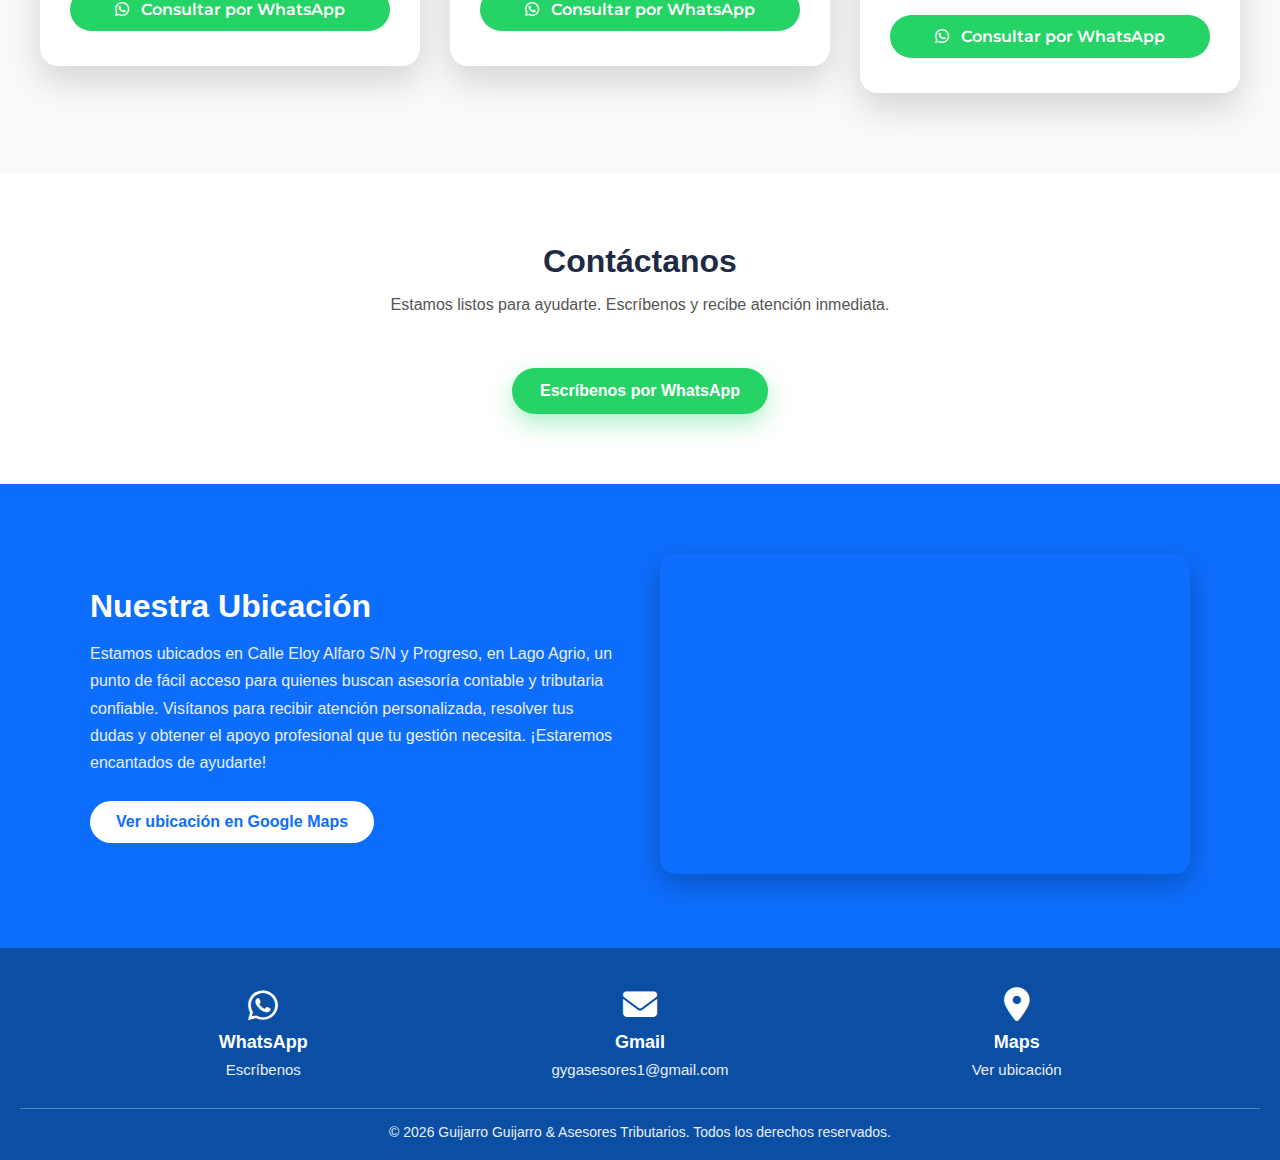
<file: otros anexos.html>
<!DOCTYPE html>
<html lang="es">
<head>
  <meta charset="UTF-8">
  <title>Contacto | G & G Asesores Tributarios</title>

  <link rel="icon" href="IMAGENES/favicon.png" type="image/png">
  
  <meta name="viewport" content="width=device-width, initial-scale=1.0">

  <!-- CSS -->
  <link rel="stylesheet" href="style.css">

  <!-- Google Fonts -->
  <link rel="preconnect" href="https://fonts.googleapis.com">
  <link rel="preconnect" href="https://fonts.gstatic.com" crossorigin>
  <link href="https://fonts.googleapis.com/css2?family=Montserrat:wght@400;500;600;700&display=swap" rel="stylesheet">

  <!-- Font Awesome -->
  <link rel="stylesheet" href="https://cdnjs.cloudflare.com/ajax/libs/font-awesome/6.5.0/css/all.min.css">

  <link rel="icon" type="image/png" href="IMAGENES/logo.png">
  
</head>

<body>

<!-- ===== HEADER ===== -->
<header class="header-new">
  <div class="header-new-container">

    <div class="logo-new">
      <img src="IMAGENES/logo.png" alt="Logo G&G">
      <span>G & G ASESORES TRIBUTARIOS</span>
    </div>

    <div class="menu-toggle-new" id="menu-toggle-new">☰</div>


    <nav class="menu-new" id="menu-new">
      <a href="index.html">Inicio</a>

      <div class="dropdown-new">
        <a href="servicios.html" class="dropbtn-new">Servicios</a>
        <div class="dropdown-content-new">
          <a href="personas-naturales.html">Personas Naturales</a>
          <a href="personas-juridicas.html">Empresas</a>
          <a href="trabajo.html">Asesoría IESS y Ministerio de Trabajo</a>
          <a href="anexos tributarios.html">Anexos</a>
          <a href="otros anexos.html">Otros Anexos</a>
        </div>
      </div>

      <a href="firmas-electronicas.html">Firmas Electrónicas</a>
      <a href="contacto.html">Contacto</a>
    </nav>

  </div>
</header>
<section class="reports-section">
  <h2>Reportes y Anexos Obligatorios</h2>
  <p class="section-desc">
    Cumple a tiempo con tus obligaciones laborales y tributarias.
    Te ayudamos con la elaboración y presentación de cada reporte.
  </p>

  <!-- ===== MINISTERIO DEL TRABAJO ===== -->
  <h3 class="group-title">Ministerio del Trabajo</h3>
  <div class="cards-grid">

    <div class="report-card">
      <h4>13ra Remuneración</h4>
      <p><strong>¿Qué es?</strong> Registro del pago del décimo tercer sueldo.</p>
      <p><strong>¿Por qué?</strong> Evidencia el cumplimiento del derecho laboral.</p>
      <p><strong>Fecha:</strong> Hasta el 24 de diciembre.</p>
        <a href="https://wa.link/7a1xme" target="_blank" class="card-whatsapp">
           <i class="fab fa-whatsapp"></i> Consultar por WhatsApp
        </a>
    </div>

    <div class="report-card">
      <h4>14ta Remuneración</h4>
      <p><strong>¿Qué es?</strong> Registro del pago del décimo cuarto sueldo.</p>
      <p><strong>¿Por qué?</strong> Acredita el cumplimiento legal.</p>
      <p><strong>Fecha:</strong> Costa: 15 marzo · Sierra: 15 agosto.</p>
       <a href="https://wa.link/7a1xme" target="_blank" class="card-whatsapp">
           <i class="fab fa-whatsapp"></i> Consultar por WhatsApp
        </a>
    </div>

    <div class="report-card">
      <h4>Pago de Utilidades (15%)</h4>
      <p><strong>¿Qué es?</strong> Registro de utilidades distribuidas.</p>
      <p><strong>¿Por qué?</strong> Control del reparto conforme a ley.</p>
      <p><strong>Fecha:</strong> Hasta el 15 de abril.</p>
       <a href="https://wa.link/7a1xme" target="_blank" class="card-whatsapp">
           <i class="fab fa-whatsapp"></i> Consultar por WhatsApp
        </a>
    </div>

    <div class="report-card">
      <h4>Contratos de Trabajo</h4>
      <p><strong>¿Qué es?</strong> Inscripción de contratos laborales.</p>
      <p><strong>¿Por qué?</strong> Legaliza la relación laboral.</p>
      <p><strong>Fecha:</strong> Dentro de 15 días de la firma.</p>
       <a href="https://wa.link/7a1xme" target="_blank" class="card-whatsapp">
           <i class="fab fa-whatsapp"></i> Consultar por WhatsApp
        </a>
    </div>

    <div class="report-card">
      <h4>Actas de Finiquito</h4>
      <p><strong>¿Qué es?</strong> Registro de liquidación laboral.</p>
      <p><strong>¿Por qué?</strong> Constancia del pago final.</p>
      <p><strong>Fecha:</strong> Dentro de 15 días de la terminación.</p>
       <a href="https://wa.link/7a1xme" target="_blank" class="card-whatsapp">
           <i class="fab fa-whatsapp"></i> Consultar por WhatsApp
        </a>
    </div>

    <div class="report-card">
      <h4>Planificación de Vacaciones</h4>
      <p><strong>¿Qué es?</strong> Plan anual de vacaciones.</p>
      <p><strong>¿Por qué?</strong> Control del derecho al descanso.</p>
      <p><strong>Fecha:</strong> Inicio del año o según requerimiento.</p>
       <a href="https://wa.link/7a1xme" target="_blank" class="card-whatsapp">
           <i class="fab fa-whatsapp"></i> Consultar por WhatsApp
        </a>
    </div>

  </div>

  <!-- ===== OTROS ANEXOS ===== -->
  <h3 class="group-title">Otros Anexos y Reportes</h3>
  <div class="cards-grid">

    <div class="report-card">
      <h4>Anexo OPR</h4>
      <p>Transacciones con partes relacionadas.</p>
      <p><strong>Presentación:</strong> Junio, según RUC.</p>
       <a href="https://wa.link/7a1xme" target="_blank" class="card-whatsapp">
           <i class="fab fa-whatsapp"></i> Consultar por WhatsApp
        </a>
    </div>

    <div class="report-card">
      <h4>Anexo AMD</h4>
      <p>Ingresos y salidas de divisas del exterior.</p>
      <p><strong>Presentación:</strong> Mensual.</p>
       <a href="https://wa.link/7a1xme" target="_blank" class="card-whatsapp">
           <i class="fab fa-whatsapp"></i> Consultar por WhatsApp
        </a>
    </div>

    <div class="report-card">
      <h4>Anexo de Activos y Pasivos</h4>
      <p>Detalle patrimonial del contribuyente.</p>
      <p><strong>Presentación:</strong> Cuando lo solicita el SRI.</p>
       <a href="https://wa.link/7a1xme" target="_blank" class="card-whatsapp">
           <i class="fab fa-whatsapp"></i> Consultar por WhatsApp
        </a>
    </div>

    <div class="report-card">
      <h4>Anexo ICE</h4>
      <p>Operaciones gravadas con ICE.</p>
      <p><strong>Presentación:</strong> Mensual.</p>
       <a href="https://wa.link/7a1xme" target="_blank" class="card-whatsapp">
           <i class="fab fa-whatsapp"></i> Consultar por WhatsApp
        </a>
    </div>

    <div class="report-card">
      <h4>Informe ICT</h4>
      <p>Informe de auditoría tributaria externa.</p>
      <p><strong>Presentación:</strong> Hasta 30 de junio.</p>
       <a href="https://wa.link/7a1xme" target="_blank" class="card-whatsapp">
           <i class="fab fa-whatsapp"></i> Consultar por WhatsApp
        </a>
    </div>

    <div class="report-card">
      <h4>Ventas a Crédito (DINARDAP)</h4>
      <p>Reporte de ventas realizadas a crédito.</p>
      <p><strong>Presentación:</strong> Según requerimiento.</p>
       <a href="https://wa.link/7a1xme" target="_blank" class="card-whatsapp">
           <i class="fab fa-whatsapp"></i> Consultar por WhatsApp
        </a>
    </div>

  </div>
</section>

<section class="contact-section">
 
      <h2 class="title">Contáctanos</h2>
 
      <p class="subtitle">
 
        Estamos listos para ayudarte. Escríbenos y recibe atención inmediata.
 
      </p>

      <a href="https://wa.link/7a1xme"
           class="btn btn-whatsapp"
           target="_blank">
           Escríbenos por WhatsApp
      </a>
    </section>
    
<section class="location-section">
  <div class="location-container">

    <!-- TEXTO -->
    <div class="location-info">
      <h2>Nuestra Ubicación</h2>
      <p>
        Estamos ubicados en Calle Eloy Alfaro S/N y Progreso, en Lago Agrio, un punto de
        fácil acceso para quienes buscan asesoría contable y tributaria confiable.
        Visítanos para recibir atención personalizada, resolver tus dudas y obtener el
        apoyo profesional que tu gestión necesita. ¡Estaremos encantados de ayudarte!
      </p>

      <a href="https://maps.app.goo.gl/axWHhbYRLcTLKLcE6"
         target="_blank"
         class="btn-location">
        Ver ubicación en Google Maps
      </a>
    </div>

    <!-- MAPA -->
    <div class="location-map">
      <iframe
        width="100%"
        height="400"
        style="border:0;"
        loading="lazy"
        allowfullscreen=""
        referrerpolicy="no-referrer-when-downgrade"
        src="https://www.google.com/maps/embed?pb=!1m18!1m12!1m3!1d3976.5640259090364!2d-76.8916587!3d0.0846226!2m3!1f0!2f0!3f0!3m2!1i1024!2i768!4f13.1!3m3!1m2!1s0x8e2823575832dd13%3A0x92ccfe2bc9fd1613!2sGuijarro%20%26%20Guijarro%20Asesores%20Tributarios!5e0!3m2!1ses!2sec!4v1707000000000">
      </iframe>
    </div>

  </div>
</section>
<!-- BOTÓN FLOTANTE WHATSAPP -->

<a href="https://wa.link/7a1xme" target="_blank" class="whatsapp-float">
  <i class="fab fa-whatsapp"></i>
</a>

<!-- ===== FOOTER ===== -->
<footer class="footer">
  <div class="footer-container">

    <div class="footer-item">
      <i class="fa-brands fa-whatsapp"></i>
      <h4>WhatsApp</h4>
      <a href="https://wa.me/5939XXXXXXXX" target="_blank">Escríbenos</a>
    </div>

    <div class="footer-item">
      <i class="fa-solid fa-envelope"></i>
      <h4>Gmail</h4>
      <a href="mailto:gygasesores1@gmail.com">gygasesores1@gmail.com</a>
    </div>

    <div class="footer-item">
      <i class="fa-solid fa-location-dot"></i>
      <h4>Maps</h4>
      <a href="https://maps.app.goo.gl/axWHhbYRLcTLKLcE6" target="_blank">
        Ver ubicación
      </a>
    </div>

  </div>

  <div class="footer-bottom">
    © 2026 Guijarro Guijarro & Asesores Tributarios. Todos los derechos reservados.
  </div>
</footer>

<!-- JS -->
<script src="script.js"></script>

</body>
</html>
</file>
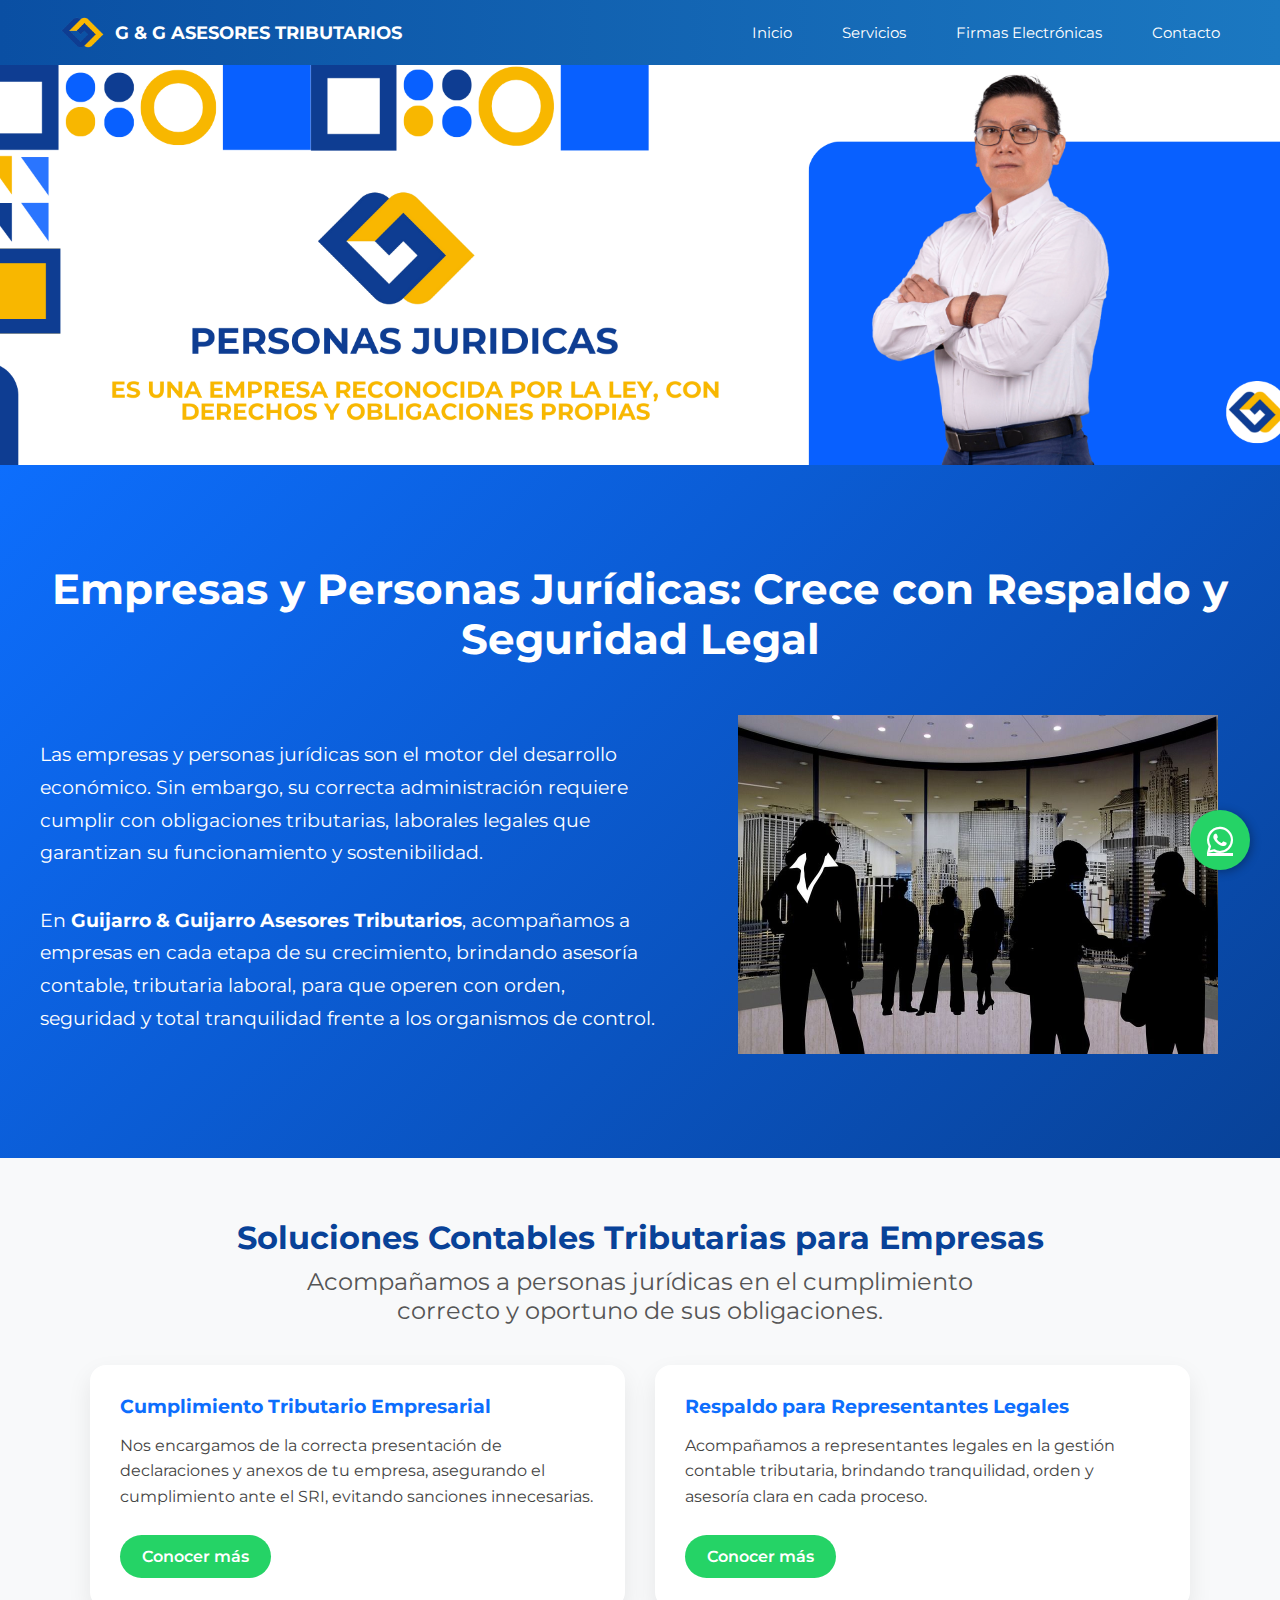
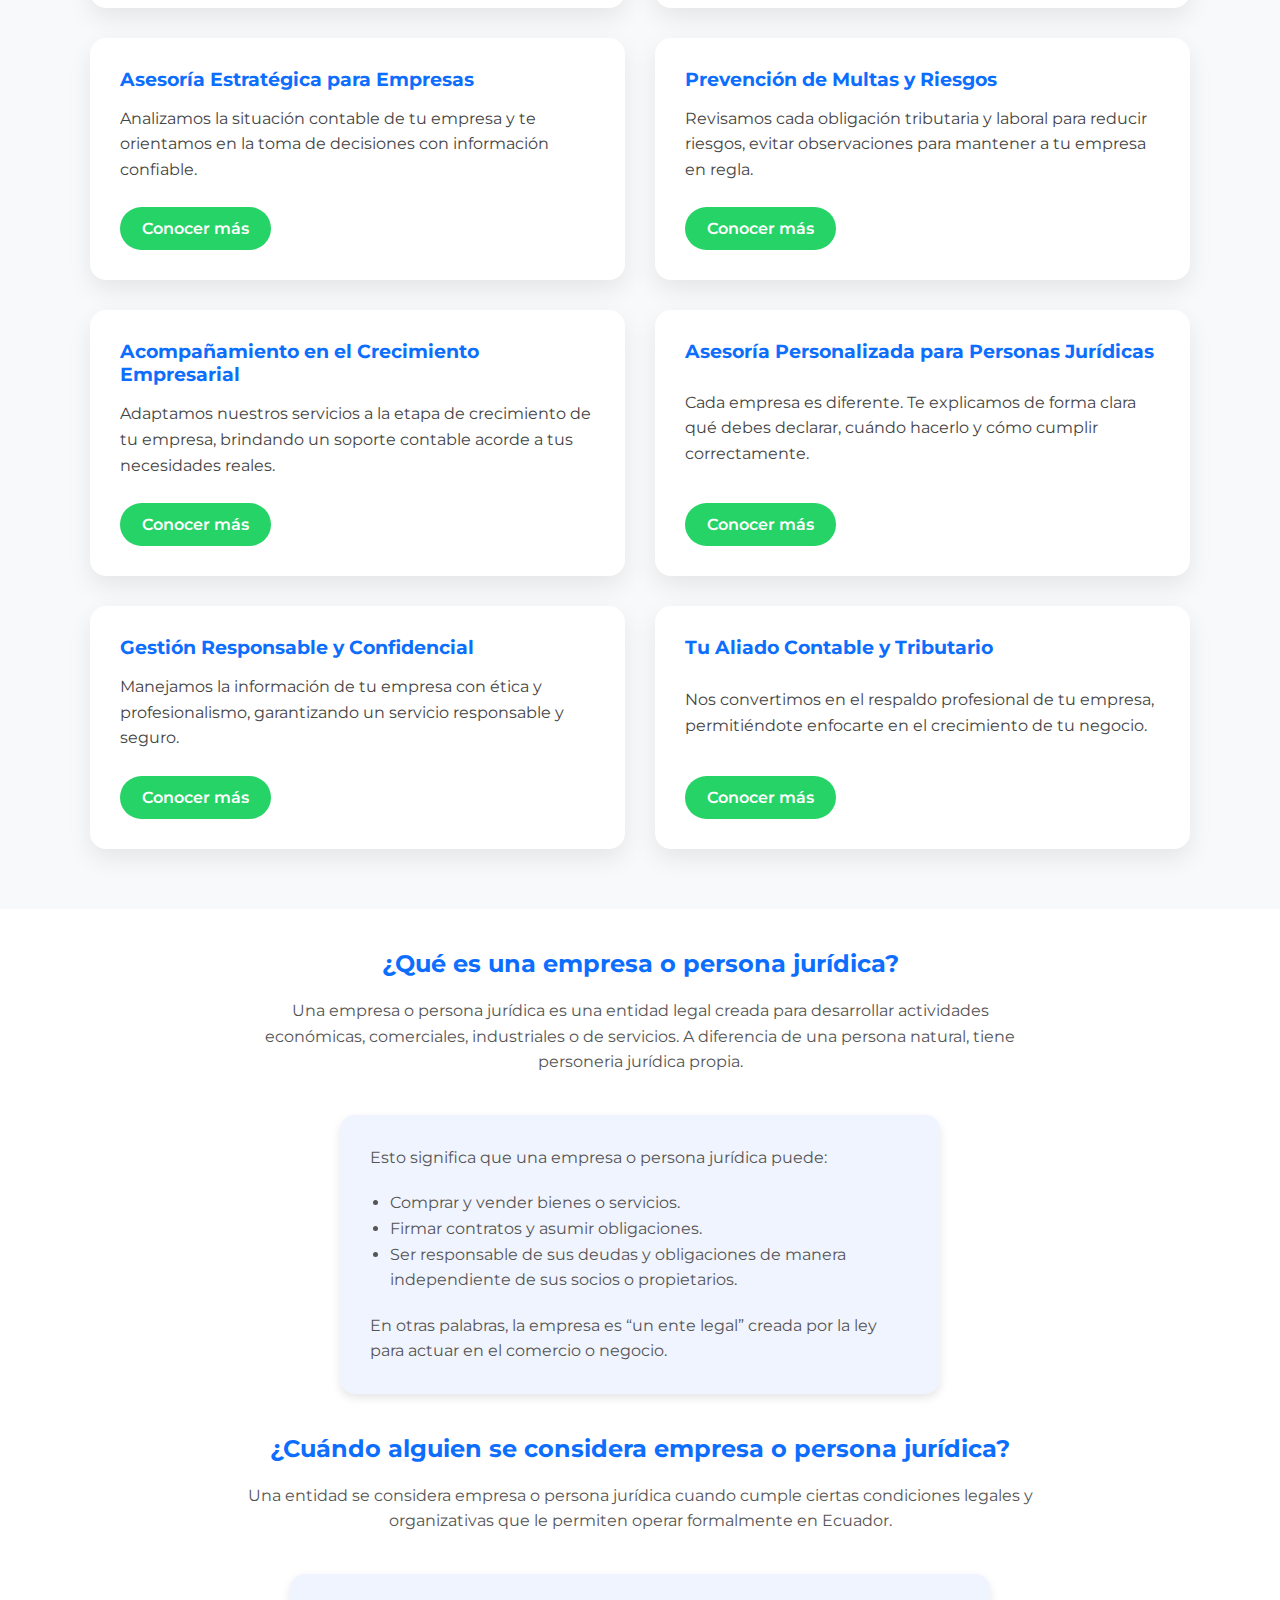
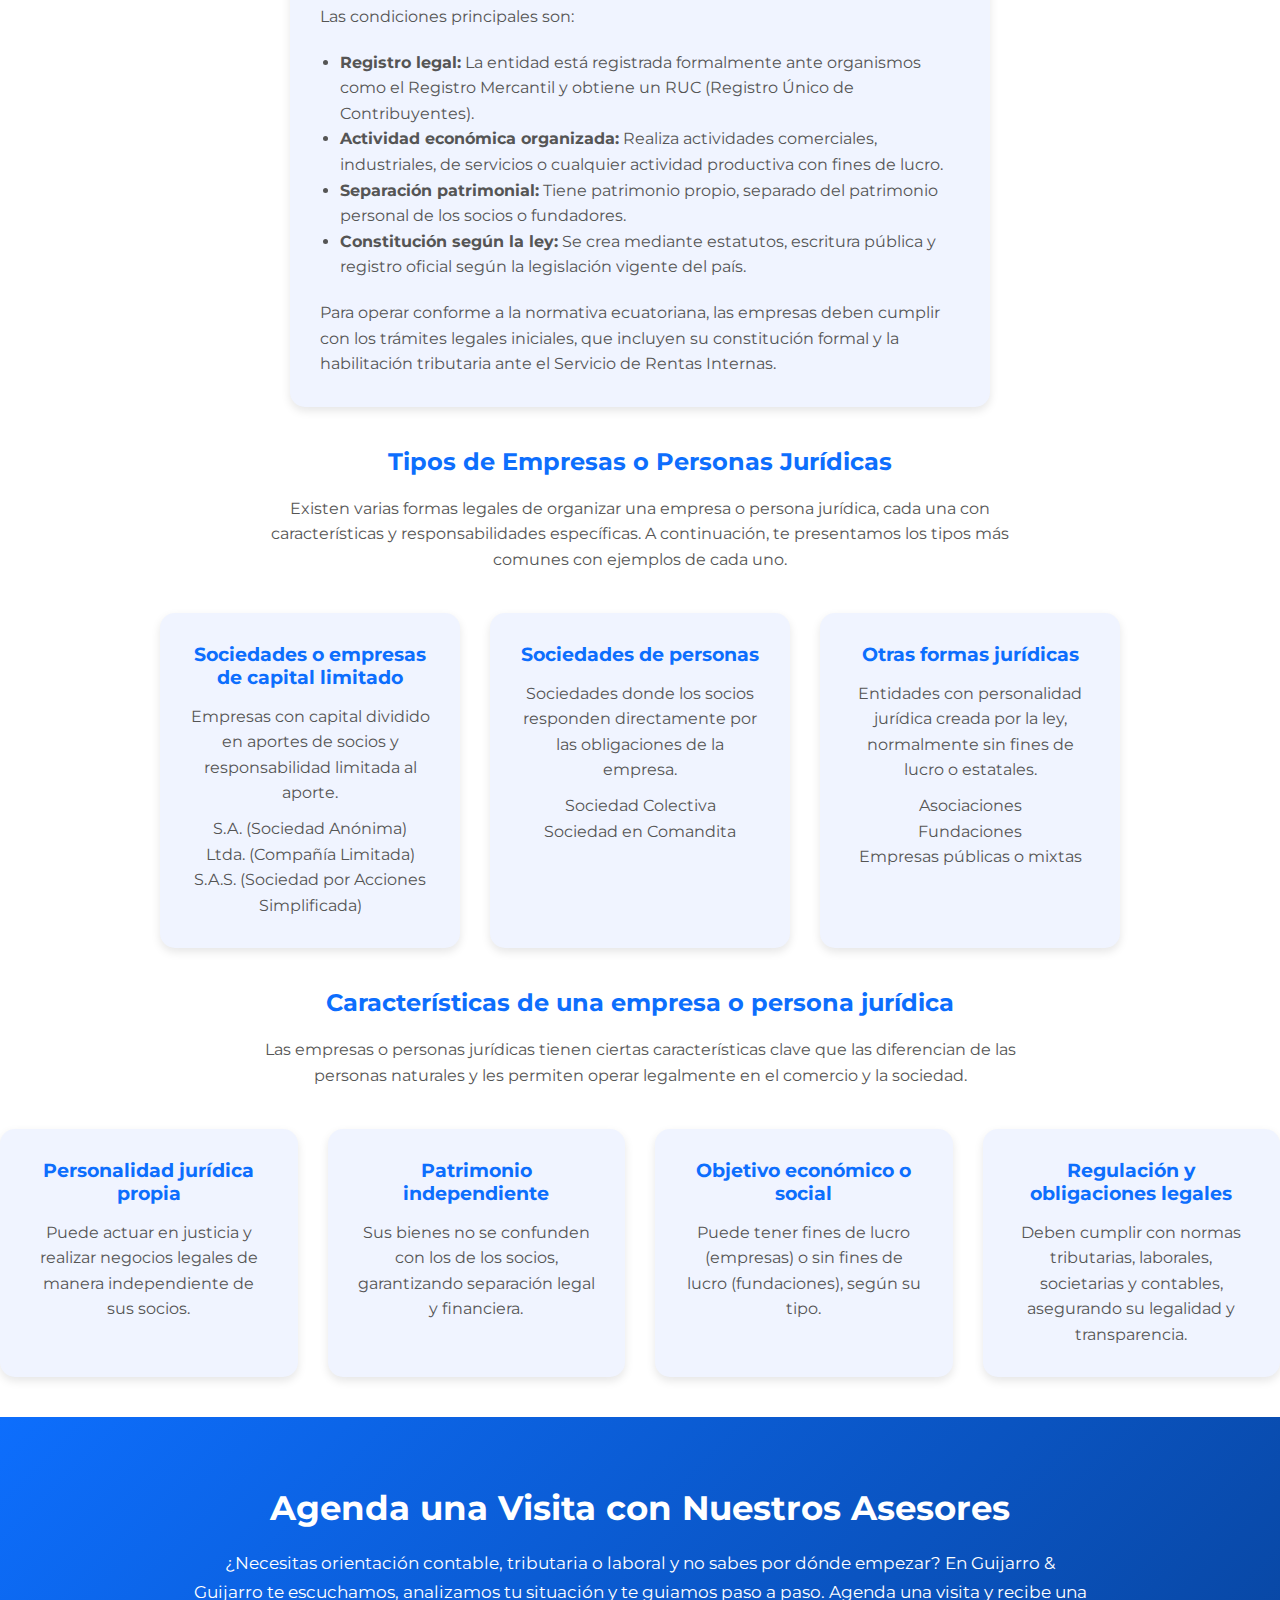
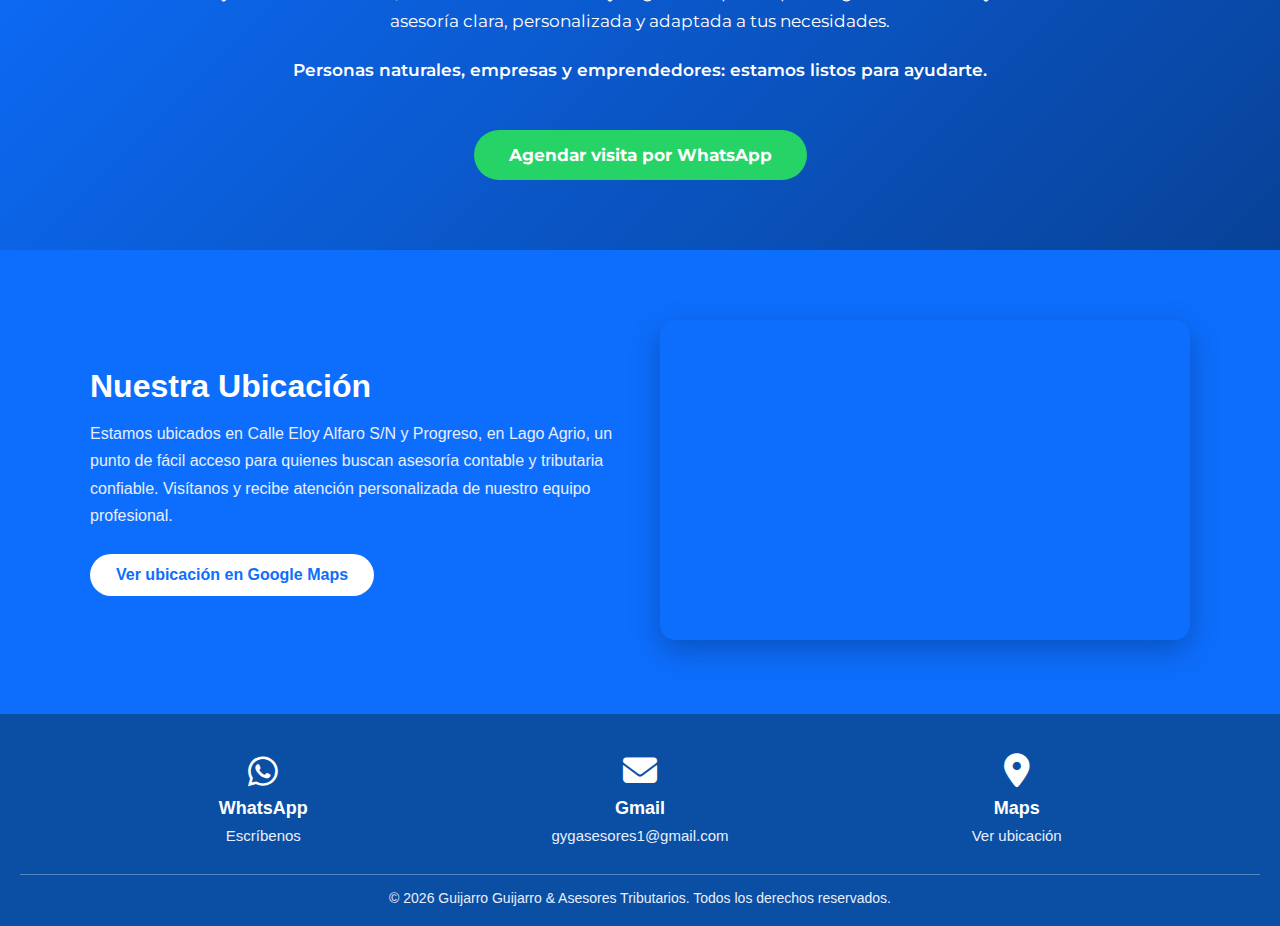
<file: personas-juridicas.html>
<!DOCTYPE html>
<html lang="es">
<head>
  <meta charset="UTF-8">
  <title>Ubicación | G & G Asesores Tributarios</title>

  <link rel="icon" href="IMAGENES/favicon.png" type="image/png">

  <meta name="viewport" content="width=device-width, initial-scale=1.0">

  <!-- CSS PRINCIPAL -->
  <link rel="stylesheet" href="style.css">

  <!-- GOOGLE FONTS -->
  <link rel="preconnect" href="https://fonts.googleapis.com">
  <link rel="preconnect" href="https://fonts.gstatic.com" crossorigin>
  <link href="https://fonts.googleapis.com/css2?family=Montserrat:wght@400;500;600;700&display=swap" rel="stylesheet">

  <!-- ICONOS -->
  <link rel="stylesheet" href="https://cdnjs.cloudflare.com/ajax/libs/font-awesome/6.5.0/css/all.min.css">
</head>

<body>
<!-- ================= HEADER ================= -->
<header class="header-new">
  <div class="header-new-container">

    <div class="logo-new">
      <img src="IMAGENES/logo.png" alt="Logo G&G">
      <span>G & G ASESORES TRIBUTARIOS</span>
    </div>

    <div class="menu-toggle-new" id="menu-toggle-new">☰</div>

   <nav class="menu-new" id="menu-new">
      <a href="index.html">Inicio</a>
      <div class="dropdown-new">
        <a href="servicios.html" class="dropbtn-new">Servicios</a>
        <div class="dropdown-content-new">
          <a href="personas-naturales.html">Personas Naturales</a>
          <a href="personas-juridicas.html">Empresas</a>
          <a href="trabajo.html">Asesoría IESS y Ministerio de Trabajo</a>
          <a href="anexos tributarios.html">Anexos</a>
          <a href="otros anexos.html">Otros Anexos</a>
        </div>
      </div>

      <a href="firmas-electronicas.html">Firmas Electrónicas</a>
      <a href="contacto.html">Contacto</a>
    </nav>

  </div>
</header>
<!-- ===== TARJETAS INFORMATIVAS CENTRADAS ===== -->
 <section class="banner">
  <img src="IMAGENES/personas juridicas.png" alt="Banner G & G Asesores Tributarios">
</section>
<section class="info-cards-section"
  style="
    margin:0;
    background: linear-gradient(135deg, #0d6efd, #084298);
    padding:100px 20px;
  ">

  <!-- TÍTULO ARRIBA -->
  <h2 style="
    font-size:2.6rem;
    color:#ffffff;
    margin-bottom:50px;
    text-align:center;
    line-height:1.2;
  ">
    Empresas y Personas Jurídicas: Crece con Respaldo y Seguridad Legal   
  </h2>

  <!-- CONTENIDO EN DOS COLUMNAS -->
  <div style="
    display:flex;
    align-items:center;
    justify-content:center;
    gap:50px;
    max-width:1200px;
    margin:0 auto;
    flex-wrap:wrap;
  ">

    <!-- TEXTO -->
    <div style="
      flex:1 1 520px;
      color:#ffffff;
      text-align:left;
    ">
      <p style="
        font-size:1.2rem;
        margin-bottom:35px;
        line-height:1.7;
      ">
        Las empresas y personas jurídicas son el motor del desarrollo económico. 
        Sin embargo, su correcta administración requiere cumplir con obligaciones
        tributarias, laborales legales que garantizan su funcionamiento y sostenibilidad.  
      </p>

      <p style="
        font-size:1.2rem;
        line-height:1.7;
      ">
        En <strong>Guijarro & Guijarro Asesores Tributarios</strong>, acompañamos a empresas en cada etapa de su crecimiento,
        brindando asesoría contable, tributaria laboral, para que operen con orden, seguridad 
        y total tranquilidad frente a los organismos de control.
      </p>
    </div>

    <!-- IMAGEN -->
    <div style="flex:1 1 420px; text-align:center;">
      <img src="IMAGENES/juridica.jpg"
           alt="Empresas y Personas Jurídicas"
           style="
             width:100%;
             max-width:480px;
           ">
    </div>

  </div>

</section>


<section class="business-cards-section">
  <!-- TÍTULO DE LA SECCIÓN -->
  <h2 class="section-title">
    Soluciones Contables Tributarias para Empresas
  </h2>

  <p class="section-subtitle">
    Acompañamos a personas jurídicas en el cumplimiento correcto y oportuno de sus obligaciones.
  </p>

  <!-- GRID DE CARDS -->
  <div class="business-cards-grid">

    <!-- CARD 1 -->
    <div class="business-card">
      <h3>Cumplimiento Tributario Empresarial</h3>
      <p>
        Nos encargamos de la correcta presentación de declaraciones y anexos de tu empresa,
        asegurando el cumplimiento ante el SRI, evitando sanciones innecesarias.
      </p>
      <a href="https://wa.link/7a1xme" target="_blank" class="btn-card">Conocer más</a>
    </div>

    <!-- CARD 2 -->
    <div class="business-card">
      <h3>Respaldo para Representantes Legales</h3>
      <p>
        Acompañamos a representantes legales en la gestión contable tributaria,
        brindando tranquilidad, orden y asesoría clara en cada proceso.
      </p>
      <a href="https://wa.link/7a1xme" target="_blank" class="btn-card">Conocer más</a>
    </div>

    <!-- CARD 3 -->
    <div class="business-card">
      <h3>Asesoría Estratégica para Empresas</h3>
      <p>
        Analizamos la situación contable de tu empresa y te orientamos en la toma
        de decisiones con información confiable.
      </p>
      <a href="https://wa.link/7a1xme" target="_blank" class="btn-card">Conocer más</a>
    </div>

    <!-- CARD 4 -->
    <div class="business-card">
      <h3>Prevención de Multas y Riesgos</h3>
      <p>
        Revisamos cada obligación tributaria y laboral para reducir riesgos,
        evitar observaciones para mantener a tu empresa en regla.
      </p>
      <a href="https://wa.link/7a1xme" target="_blank" class="btn-card">Conocer más</a>
    </div>

    <!-- CARD 5 -->
    <div class="business-card">
      <h3>Acompañamiento en el Crecimiento Empresarial</h3>
      <p>
        Adaptamos nuestros servicios a la etapa de crecimiento de tu empresa,
        brindando un soporte contable acorde a tus necesidades reales.
      </p>
      <a href="https://wa.link/7a1xme" target="_blank" class="btn-card">Conocer más</a>
    </div>

    <!-- CARD 6 -->
    <div class="business-card">
      <h3>Asesoría Personalizada para Personas Jurídicas</h3>
      <p>
        Cada empresa es diferente. Te explicamos de forma clara qué debes declarar,
        cuándo hacerlo y cómo cumplir correctamente.
      </p>
      <a href="https://wa.link/7a1xme" target="_blank" class="btn-card">Conocer más</a>
    </div>

    <!-- CARD 7 -->
    <div class="business-card">
      <h3>Gestión Responsable y Confidencial</h3>
      <p>
        Manejamos la información de tu empresa con ética y profesionalismo,
        garantizando un servicio responsable y seguro.
      </p>
      <a href="https://wa.link/7a1xme" target="_blank" class="btn-card">Conocer más</a>
    </div>

    <!-- CARD 8 -->
    <div class="business-card">
      <h3>Tu Aliado Contable y Tributario</h3>
      <p>
        Nos convertimos en el respaldo profesional de tu empresa,
        permitiéndote enfocarte en el crecimiento de tu negocio.
      </p>
      <a href="https://wa.link/7a1xme" target="_blank" class="btn-card">Conocer más</a>
    </div>

  </div>
</section>


<section class="empresa-quees-section" style="text-align:center; margin:40px 0;">

  <!-- TÍTULO GENERAL -->
  <h2 style="color:#0d6efd; margin-bottom:20px;">¿Qué es una empresa o persona jurídica?</h2>

  <!-- BREVE DESCRIPCIÓN -->
  <p style="max-width:800px; margin:0 auto 40px auto; color:#555; line-height:1.6;">
    Una empresa o persona jurídica es una entidad legal creada para desarrollar actividades económicas, comerciales, industriales o de servicios. A diferencia de una persona natural, tiene personeria jurídica propia.
  </p>

  <!-- CARD PRINCIPAL -->
  <div class="empresa-card" style="background-color:#f0f4ff; padding:30px; border-radius:15px; box-shadow:0 4px 10px rgba(0,0,0,0.1); max-width:600px; margin:0 auto; text-align:left;">
    
    <p style="color:#555; line-height:1.6; margin-bottom:20px;">
      Esto significa que una empresa o persona jurídica puede:
    </p>

    <ul style="color:#555; line-height:1.6; margin-left:20px;">
      <li>Comprar y vender bienes o servicios.</li>
      <li>Firmar contratos y asumir obligaciones.</li>
      <li>Ser responsable de sus deudas y obligaciones de manera independiente de sus socios o propietarios.</li>
    </ul>

    <p style="color:#555; line-height:1.6; margin-top:20px;">
      En otras palabras, la empresa es “un ente legal” creada por la ley para actuar en el comercio o negocio.
    </p>
  </div>

</section>

<section class="empresa-cuando-section" style="text-align:center; margin:40px 0;">

  <!-- TÍTULO GENERAL -->
  <h2 style="color:#0d6efd; margin-bottom:20px;">¿Cuándo alguien se considera empresa o persona jurídica?</h2>

  <!-- BREVE DESCRIPCIÓN -->
  <p style="max-width:800px; margin:0 auto 40px auto; color:#555; line-height:1.6;">
    Una entidad se considera empresa o persona jurídica cuando cumple ciertas condiciones legales y organizativas que le permiten operar formalmente en Ecuador.
  </p>

  <!-- CARD PRINCIPAL -->
  <div class="empresa-card" style="background-color:#f0f4ff; padding:30px; border-radius:15px; box-shadow:0 4px 10px rgba(0,0,0,0.1); max-width:700px; margin:0 auto; text-align:left;">
    
    <p style="color:#555; line-height:1.6; margin-bottom:20px;">
      Las condiciones principales son:
    </p>

    <ul style="color:#555; line-height:1.6; margin-left:20px;">
      <li><strong>Registro legal:</strong> La entidad está registrada formalmente ante organismos como el Registro Mercantil y obtiene un RUC (Registro Único de Contribuyentes).</li>
      <li><strong>Actividad económica organizada:</strong> Realiza actividades comerciales, industriales, de servicios o cualquier actividad productiva con fines de lucro.</li>
      <li><strong>Separación patrimonial:</strong> Tiene patrimonio propio, separado del patrimonio personal de los socios o fundadores.</li>
      <li><strong>Constitución según la ley:</strong> Se crea mediante estatutos, escritura pública y registro oficial según la legislación vigente del país.</li>
    </ul>

    <p style="color:#555; line-height:1.6; margin-top:20px;">
      Para operar conforme a la normativa ecuatoriana, las empresas deben cumplir con los trámites legales iniciales, que incluyen su constitución formal y la habilitación tributaria ante el Servicio de Rentas Internas.
    </p>
  </div>

</section>


<section class="tipos-empresa-section" style="text-align:center; margin:40px 0;">

  <!-- TÍTULO GENERAL -->
  <h2 style="color:#0d6efd; margin-bottom:20px;">Tipos de Empresas o Personas Jurídicas</h2>

  <!-- BREVE DESCRIPCIÓN -->
  <p style="max-width:800px; margin:0 auto 40px auto; color:#555; line-height:1.6;">
    Existen varias formas legales de organizar una empresa o persona jurídica, cada una con características y responsabilidades específicas. A continuación, te presentamos los tipos más comunes con ejemplos de cada uno.
  </p>

  <!-- CARDS -->
  <div class="tipos-cards" style="display:flex; justify-content:center; gap:30px; flex-wrap:wrap;">

    <!-- CARD 1: Sociedades de capital limitado -->
    <div class="empresa-card" style="background-color:#f0f4ff; padding:30px; border-radius:15px; box-shadow:0 4px 10px rgba(0,0,0,0.1); max-width:300px; flex:1 1 250px; text-align:center;">
      <h3 style="color:#0d6efd; margin-bottom:15px;">Sociedades o empresas de capital limitado</h3>
      <p style="color:#555; line-height:1.6; margin-bottom:10px;">
        Empresas con capital dividido en aportes de socios y responsabilidad limitada al aporte.
      </p>
      <ul style="color:#555; line-height:1.6; list-style-type:none; padding:0; margin:0;">
        <li>S.A. (Sociedad Anónima)</li>
        <li>Ltda. (Compañía Limitada)</li>
        <li>S.A.S. (Sociedad por Acciones Simplificada)</li>
      </ul>
    </div>

    <!-- CARD 2: Sociedades de personas -->
    <div class="empresa-card" style="background-color:#f0f4ff; padding:30px; border-radius:15px; box-shadow:0 4px 10px rgba(0,0,0,0.1); max-width:300px; flex:1 1 250px; text-align:center;">
      <h3 style="color:#0d6efd; margin-bottom:15px;">Sociedades de personas</h3>
      <p style="color:#555; line-height:1.6; margin-bottom:10px;">
        Sociedades donde los socios responden directamente por las obligaciones de la empresa.
      </p>
      <ul style="color:#555; line-height:1.6; list-style-type:none; padding:0; margin:0;">
        <li>Sociedad Colectiva</li>
        <li>Sociedad en Comandita</li>
      </ul>
    </div>

    <!-- CARD 3: Otras formas jurídicas -->
    <div class="empresa-card" style="background-color:#f0f4ff; padding:30px; border-radius:15px; box-shadow:0 4px 10px rgba(0,0,0,0.1); max-width:300px; flex:1 1 250px; text-align:center;">
      <h3 style="color:#0d6efd; margin-bottom:15px;">Otras formas jurídicas</h3>
      <p style="color:#555; line-height:1.6; margin-bottom:10px;">
        Entidades con personalidad jurídica creada por la ley, normalmente sin fines de lucro o estatales.
      </p>
      <ul style="color:#555; line-height:1.6; list-style-type:none; padding:0; margin:0;">
        <li>Asociaciones</li>
        <li>Fundaciones</li>
        <li>Empresas públicas o mixtas</li>
      </ul>
    </div>

  </div>
</section>
<section class="caracteristicas-empresa-section" style="text-align:center; margin:40px 0;">

  <!-- TÍTULO GENERAL -->
  <h2 style="color:#0d6efd; margin-bottom:20px;">Características de una empresa o persona jurídica</h2>

  <!-- BREVE DESCRIPCIÓN -->
  <p style="max-width:800px; margin:0 auto 40px auto; color:#555; line-height:1.6;">
    Las empresas o personas jurídicas tienen ciertas características clave que las diferencian de las personas naturales y les permiten operar legalmente en el comercio y la sociedad.
  </p>

  <!-- CARDS -->
  <div class="caracteristicas-cards" style="display:flex; justify-content:center; gap:30px; flex-wrap:wrap;">

    <!-- CARD 1: Personalidad jurídica propia -->
    <div class="caracteristica-card" style="background-color:#f0f4ff; padding:30px; border-radius:15px; box-shadow:0 4px 10px rgba(0,0,0,0.1); max-width:300px; flex:1 1 250px; text-align:center;">
      <h3 style="color:#0d6efd; margin-bottom:15px;">Personalidad jurídica propia</h3>
      <p style="color:#555; line-height:1.6;">
        Puede actuar en justicia y realizar negocios legales de manera independiente de sus socios.
      </p>
    </div>

    <!-- CARD 2: Patrimonio independiente -->
    <div class="caracteristica-card" style="background-color:#f0f4ff; padding:30px; border-radius:15px; box-shadow:0 4px 10px rgba(0,0,0,0.1); max-width:300px; flex:1 1 250px; text-align:center;">
      <h3 style="color:#0d6efd; margin-bottom:15px;">Patrimonio independiente</h3>
      <p style="color:#555; line-height:1.6;">
        Sus bienes no se confunden con los de los socios, garantizando separación legal y financiera.
      </p>
    </div>

    <!-- CARD 3: Objetivo económico o social -->
    <div class="caracteristica-card" style="background-color:#f0f4ff; padding:30px; border-radius:15px; box-shadow:0 4px 10px rgba(0,0,0,0.1); max-width:300px; flex:1 1 250px; text-align:center;">
      <h3 style="color:#0d6efd; margin-bottom:15px;">Objetivo económico o social</h3>
      <p style="color:#555; line-height:1.6;">
        Puede tener fines de lucro (empresas) o sin fines de lucro (fundaciones), según su tipo.
      </p>
    </div>

    <!-- CARD 4: Regulación y obligaciones legales -->
    <div class="caracteristica-card" style="background-color:#f0f4ff; padding:30px; border-radius:15px; box-shadow:0 4px 10px rgba(0,0,0,0.1); max-width:300px; flex:1 1 250px; text-align:center;">
      <h3 style="color:#0d6efd; margin-bottom:15px;">Regulación y obligaciones legales</h3>
      <p style="color:#555; line-height:1.6;">
        Deben cumplir con normas tributarias, laborales, societarias y contables, asegurando su legalidad y transparencia.
      </p>
    </div>
  </div>
</section>
<section class="visit-section">
  <div class="visit-container">

    <h2>Agenda una Visita con Nuestros Asesores</h2>

    <p>
      ¿Necesitas orientación contable, tributaria o laboral y no sabes por dónde empezar?
      En Guijarro & Guijarro te escuchamos, analizamos tu situación y te guiamos paso a paso.
      Agenda una visita y recibe una asesoría clara, personalizada y adaptada a tus necesidades.
    </p>

    <p class="visit-highlight">
      Personas naturales, empresas y emprendedores: estamos listos para ayudarte.
    </p>

    <a href="https://wa.link/7a1xme" target="_blank" class="btn-visit">
      Agendar visita por WhatsApp
    </a>

  </div>
</section>


<!-- ================= SECCIÓN UBICACIÓN ================= -->
<section class="location-section">
  <div class="location-container">

    <!-- TEXTO -->
    <div class="location-info">
      <h2>Nuestra Ubicación</h2>
      <p>
        Estamos ubicados en Calle Eloy Alfaro S/N y Progreso, en Lago Agrio,
        un punto de fácil acceso para quienes buscan asesoría contable y
        tributaria confiable. Visítanos y recibe atención personalizada
        de nuestro equipo profesional.
      </p>

      <a href="https://maps.app.goo.gl/axWHhbYRLcTLKLcE6"
         target="_blank"
         class="btn-location">
        Ver ubicación en Google Maps
      </a>
    </div>

    <!-- MAPA -->
    <div class="location-map">
      <iframe
        width="100%"
        height="400"
        style="border:0;"
        loading="lazy"
        allowfullscreen=""
        referrerpolicy="no-referrer-when-downgrade"
        src="https://www.google.com/maps/embed?pb=!1m18!1m12!1m3!1d3976.5640259090364!2d-76.8916587!3d0.0846226!2m3!1f0!2f0!3f0!3m2!1i1024!2i768!4f13.1!3m3!1m2!1s0x8e2823575832dd13%3A0x92ccfe2bc9fd1613!2sGuijarro%20%26%20Guijarro%20Asesores%20Tributarios!5e0!3m2!1ses!2sec!4v1707000000000">
      </iframe>
    </div>

  </div>
</section>

<!-- ================= BOTÓN WHATSAPP ================= -->
<a href="https://wa.link/7a1xme" target="_blank" class="whatsapp-float">
  <i class="fab fa-whatsapp"></i>
</a>

<!-- ================= FOOTER ================= -->
<footer class="footer">
  <div class="footer-container">

    <div class="footer-item">
      <i class="fa-brands fa-whatsapp"></i>
      <h4>WhatsApp</h4>
      <a href="https://wa.link/7a1xme" target="_blank">Escríbenos</a>
    </div>

    <div class="footer-item">
      <i class="fa-solid fa-envelope"></i>
      <h4>Gmail</h4>
      <a href="mailto:gygasesores1@gmail.com">gygasesores1@gmail.com</a>
    </div>

    <div class="footer-item">
      <i class="fa-solid fa-location-dot"></i>
      <h4>Maps</h4>
      <a href="https://maps.app.goo.gl/axWHhbYRLcTLKLcE6" target="_blank">
        Ver ubicación
      </a>
    </div>

  </div>

  <div class="footer-bottom">
    © 2026 Guijarro Guijarro & Asesores Tributarios. Todos los derechos reservados.
  </div>
</footer>

<!-- JS -->
<script src="script.js"></script>

</body>
</html>
</file>
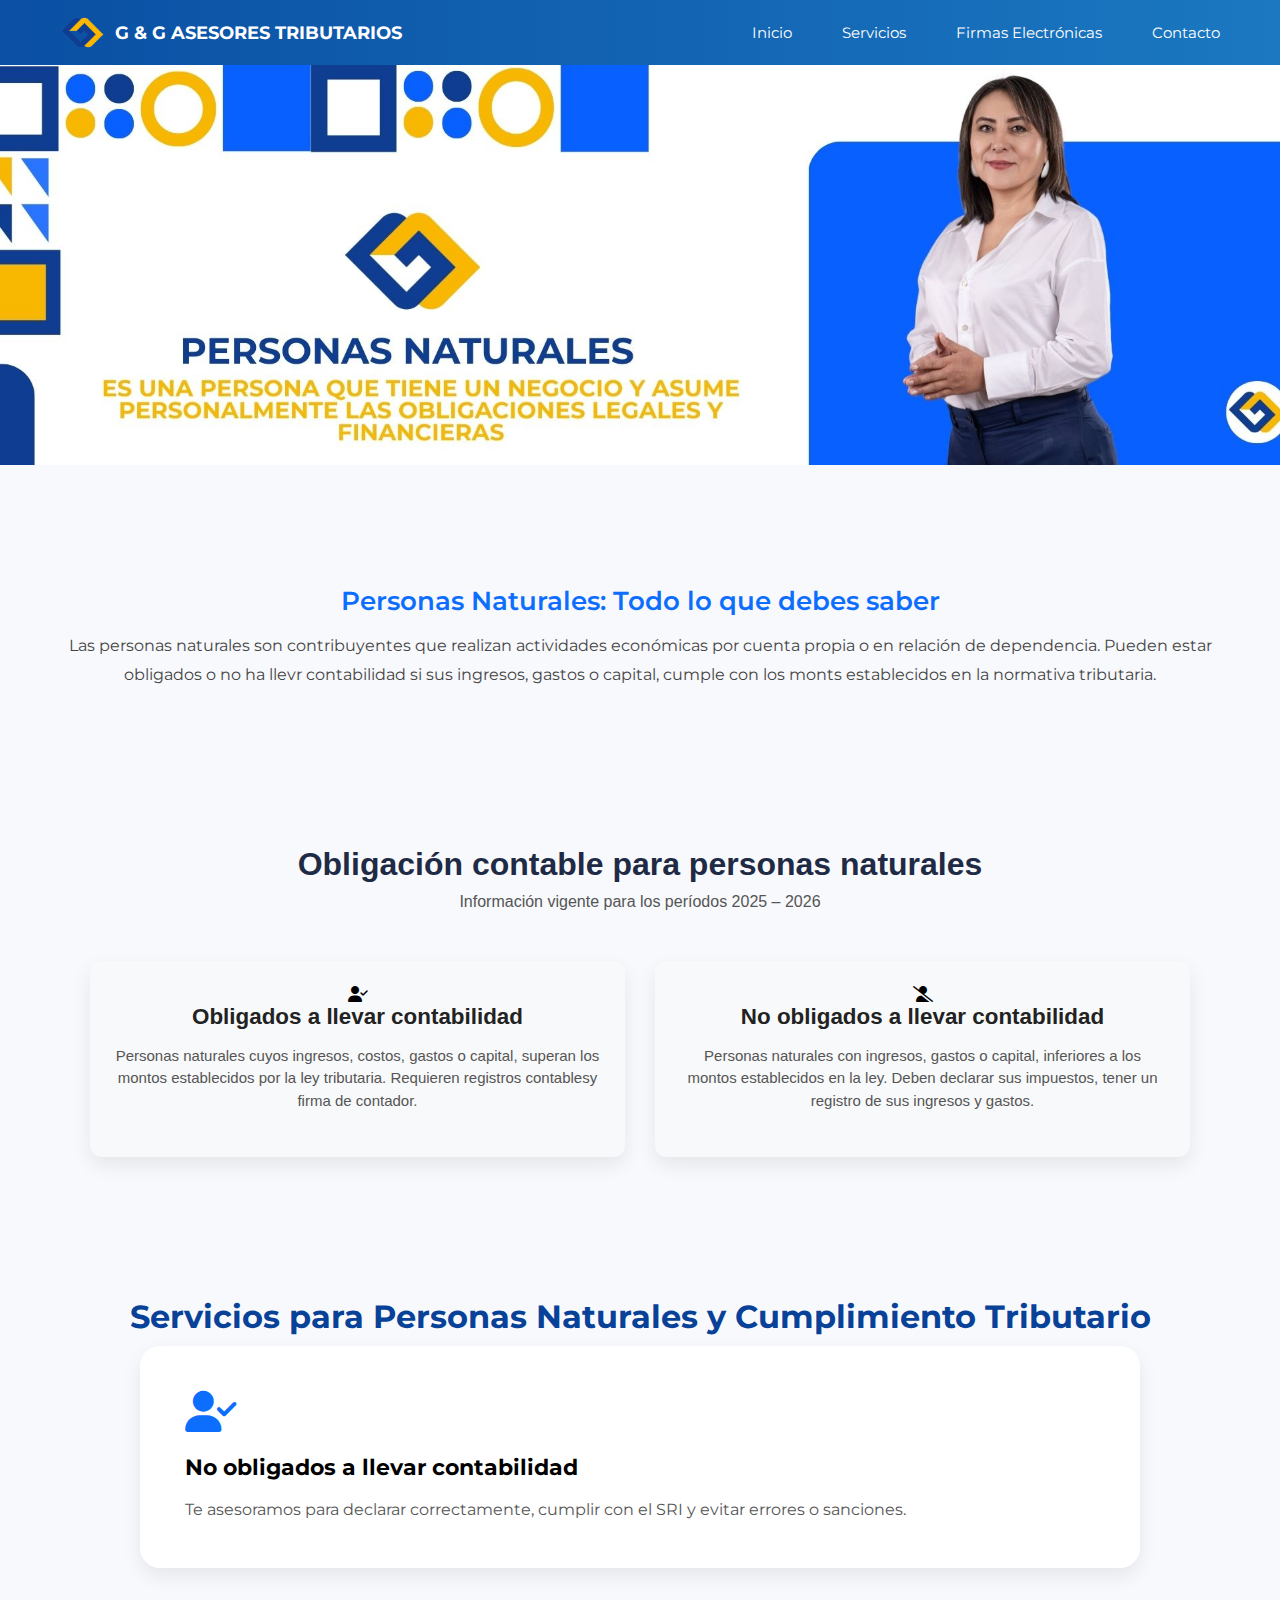
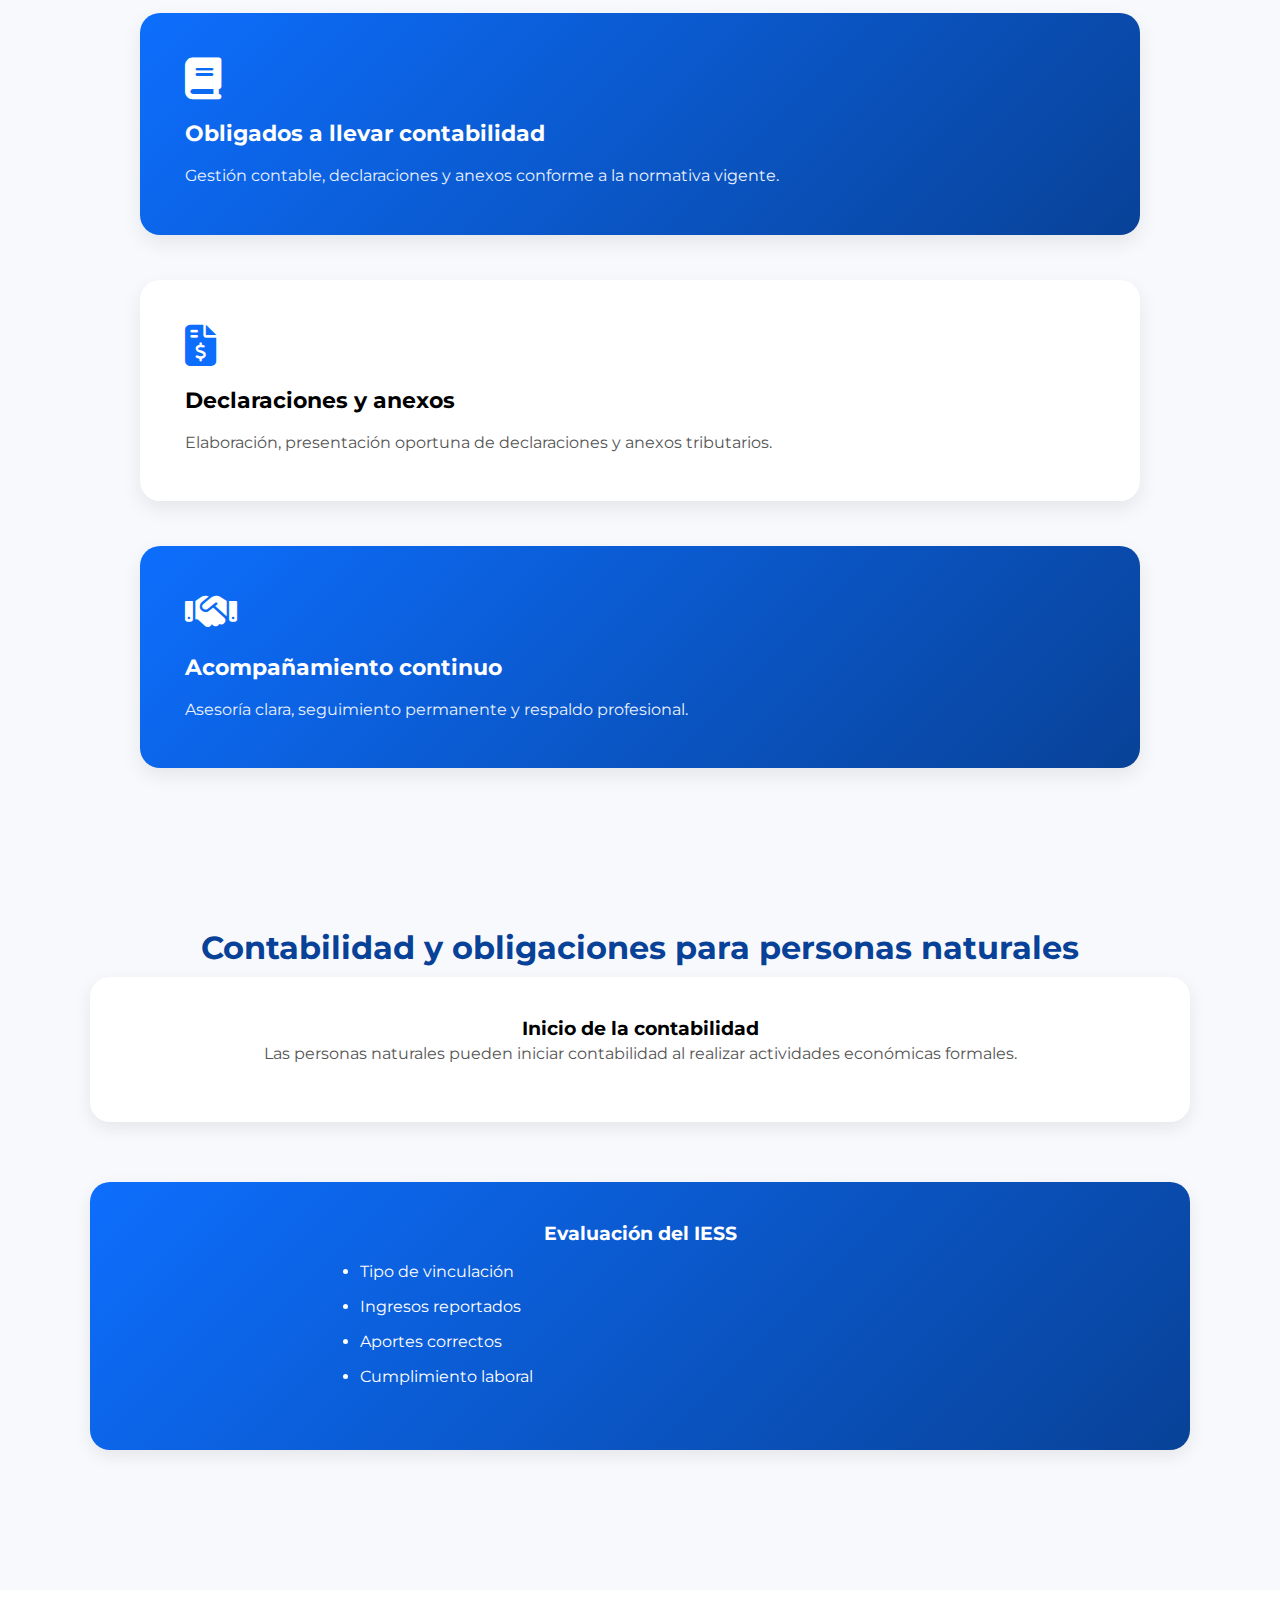
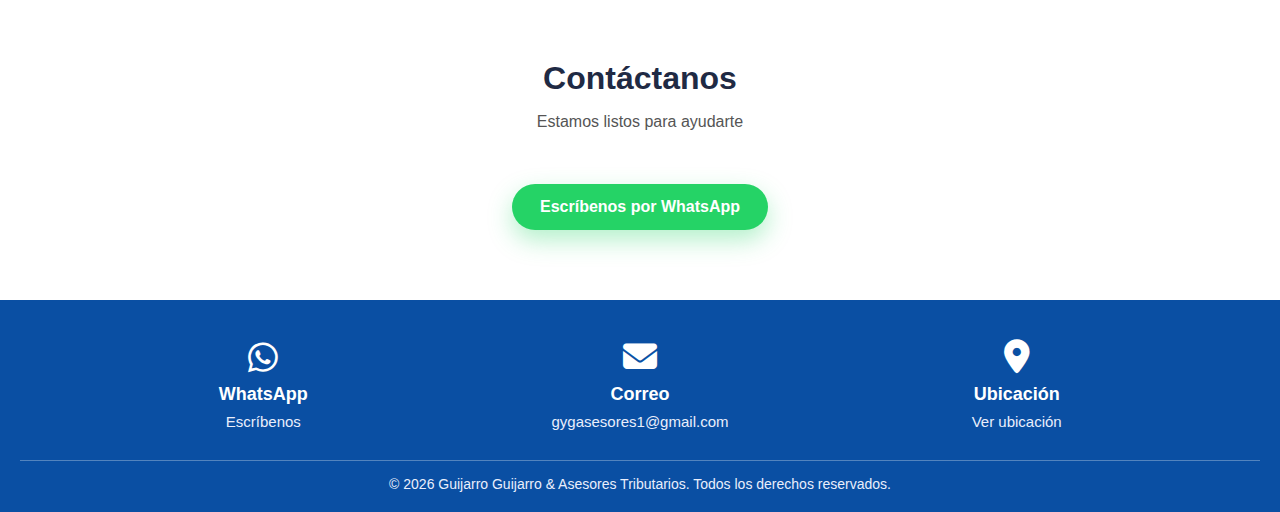
<file: personas-naturales.html>
<!DOCTYPE html>
<html lang="es">
<head>
  <meta charset="UTF-8">
  <title>Personas Naturales | G & G Asesores Tributarios</title>

  <link rel="icon" href="IMAGENES/favicon.png" type="image/png">
  
  <meta name="viewport" content="width=device-width, initial-scale=1.0">

  <link rel="stylesheet" href="style.css">
  <link rel="stylesheet" href="https://cdnjs.cloudflare.com/ajax/libs/font-awesome/6.5.0/css/all.min.css">

  <link rel="preconnect" href="https://fonts.googleapis.com">
  <link rel="preconnect" href="https://fonts.gstatic.com" crossorigin>
  <link href="https://fonts.googleapis.com/css2?family=Montserrat:wght@400;500;600;700&display=swap" rel="stylesheet">
</head>

<body>

<!-- ===== HEADER ===== -->
<header class="header-new">
  <div class="header-new-container">

    <div class="logo-new">
      <img src="IMAGENES/logo.png" alt="Logo G&G">
      <span>G & G ASESORES TRIBUTARIOS</span>
    </div>

    <div class="menu-toggle-new" id="menu-toggle-new">☰</div>

    <nav class="menu-new" id="menu-new">
      <a href="index.html">Inicio</a>

      <div class="dropdown-new">
        <a href="servicios.html" class="dropbtn-new">Servicios</a>
        <div class="dropdown-content-new">
          <a href="personas-naturales.html">Personas Naturales</a>
          <a href="personas-juridicas.html">Empresas</a>
          <a href="trabajo.html">Asesoría IESS y Ministerio de Trabajo</a>
          <a href="anexos tributarios.html">Anexos</a>
          <a href="otros anexos.html">Otros Anexos</a>
        </div>
      </div>
      <a href="firmas-electronicas.html">Firmas Electrónicas</a>
      <a href="contacto.html">Contacto</a>
    </nav>

  </div>
</header>

<!-- ===== INTRO ===== -->
 <section class="banner">
  <img src="IMAGENES/personasnaturalesfinal.jpg" alt="Banner G & G Asesores Tributarios">
</section>
<section class="info-section">
  <div class="info-container">
    <h2 class="section-title">Personas Naturales: Todo lo que debes saber</h2>
    <p>
      Las personas naturales son contribuyentes que realizan actividades económicas
      por cuenta propia o en relación de dependencia. Pueden estar obligados o no ha llevr contabilidad
      si sus ingresos, gastos o capital, cumple con los monts establecidos en la normativa tributaria.
    </p>
  </div>
</section>

<!-- ===== OBLIGACIÓN CONTABLE ===== -->
<section class="tax-section">
  <h2 class="title">Obligación contable para personas naturales</h2>
  <p class="subtitle">Información vigente para los períodos 2025 – 2026</p>

  <div class="container">
    <div class="card">
      <i class="fa-solid fa-user-check"></i>
      <h3>Obligados a llevar contabilidad</h3>
      <p>
        Personas naturales cuyos ingresos, costos, gastos o capital, superan los montos establecidos por la 
        ley tributaria. Requieren registros contablesy firma de contador.
      </p>
    </div>

    <div class="card">
      <i class="fa-solid fa-user-slash"></i>
      <h3>No obligados a llevar contabilidad</h3>
      <p>
        Personas naturales con ingresos, gastos o capital, inferiores a los montos establecidos en la ley.
        Deben declarar sus impuestos, tener un registro de sus ingresos y gastos.
      </p>
    </div>
  </div>
</section>

<!-- ===== SERVICIOS ===== -->
<section class="vertical-services">
  <h2 class="section-title">Servicios para Personas Naturales y Cumplimiento Tributario</h2>

  <div class="vertical-cards">

    <div class="vertical-card">
      <i class="fa-solid fa-user-check"></i>
      <h3>No obligados a llevar contabilidad</h3>
      <p>
        Te asesoramos para declarar correctamente, cumplir con el SRI
        y evitar errores o sanciones.
      </p>
    </div>

    <div class="vertical-card highlight">
      <i class="fa-solid fa-book"></i>
      <h3>Obligados a llevar contabilidad</h3>
      <p>
        Gestión contable, declaraciones y anexos conforme a la normativa vigente.
      </p>
    </div>

    <div class="vertical-card">
      <i class="fa-solid fa-file-invoice-dollar"></i>
      <h3>Declaraciones y anexos</h3>
      <p>
        Elaboración, presentación oportuna de declaraciones y anexos tributarios.
      </p>
    </div>

    <div class="vertical-card highlight">
      <i class="fa-solid fa-handshake"></i>
      <h3>Acompañamiento continuo</h3>
      <p>
        Asesoría clara, seguimiento permanente y respaldo profesional.
      </p>
    </div>

  </div>
</section>

<!-- ===== CONTABILIDAD E IESS ===== -->
<section class="info-section">
  <h2 class="section-title">Contabilidad y obligaciones para personas naturales</h2>

  <div class="info-container two-cards">

    <div class="info-card">
      <h3>Inicio de la contabilidad</h3>
      <p>
        Las personas naturales pueden iniciar contabilidad al realizar
        actividades económicas formales.
      </p>
    </div>

    <div class="info-card highlight">
      <h3>Evaluación del IESS</h3>
      <ul>
        <li>Tipo de vinculación</li>
        <li>Ingresos reportados</li>
        <li>Aportes correctos</li>
        <li>Cumplimiento laboral</li>
      </ul>
    </div>

  </div>
</section>

<!-- ===== CONTACTO ===== -->
<section class="contact-section">
  <h2 class="title">Contáctanos</h2>
  <p class="subtitle">Estamos listos para ayudarte</p>

  <a href="https://wa.link/7a1xme" class="btn btn-whatsapp" target="_blank">
    Escríbenos por WhatsApp
  </a>
</section>

<!-- ===== FOOTER ===== -->
<footer class="footer">
  <div class="footer-container">

    <div class="footer-item">
      <i class="fa-brands fa-whatsapp"></i>
      <h4>WhatsApp</h4>
      <a href="https://wa.link/7a1xme" target="_blank">Escríbenos</a>
    </div>

    <div class="footer-item">
      <i class="fa-solid fa-envelope"></i>
      <h4>Correo</h4>
      <a href="mailto:gygasesores1@gmail.com">gygasesores1@gmail.com</a>
    </div>

    <div class="footer-item">
      <i class="fa-solid fa-location-dot"></i>
      <h4>Ubicación</h4>
      <a href="https://maps.app.goo.gl/axWHhbYRLcTLKLcE6" target="_blank">
        Ver ubicación
      </a>
    </div>

  </div>

  <div class="footer-bottom">
    © 2026 Guijarro Guijarro & Asesores Tributarios. Todos los derechos reservados.
  </div>
</footer>

<script src="script.js"></script>
</body>
</html>
</file>
<file: style.css>
/* ===== RESET ===== */
  * {
    margin: 0;
    padding: 0;
    box-sizing: border-box;
  }

  /* ===== FUENTE ===== */
  body {
    font-family: 'Montserrat', sans-serif;
    background-color: #ffffff;
  }

  /* ===== ENCABEZADO ===== */
  .header {
    background: linear-gradient(90deg, #0a4fa3, #1b78c1);
    padding: 0; 
  }

  .header-container {
    max-width: 1200px;
    margin: auto;
    padding: 0 20px;
    display: flex;
    align-items: center;
    justify-content: space-between;
  }

  /* LOGO */
  .logo {
    display: flex;
    align-items: center;
    color: white;
    font-weight: 700;
    font-size: 18px;
  }

  .logo img {
  height: 45px;
  margin-right: 10px;
  }

  /* MENÚ */
  .menu {
    display: flex;
  }

  .menu a {
    color: white;
    text-decoration: none;
    margin-left: 25px;
    font-size: 15px;
  }

  .menu a:hover {
    text-decoration: underline;
  }

  /* BOTÓN MENÚ MÓVIL */
  .menu-toggle {
    display: none;
    font-size: 28px;
    color: white;
    cursor: pointer;
  }

  /* ===== BANNER ===== */
  .banner {
    width: 100%;
    height: 400px;
    overflow: hidden;
  }

  .banner img {
    width: 100%;
    height: 100%;
    object-fit: cover;
    object-position: center;
  }

  /* ===== SECCIÓN ABOUT (IMAGEN + TEXTO) ===== */
  .about {
    padding: 80px 20px;
  }

  .about-container {
    max-width: 1200px;
    margin: auto;
    display: flex;
    align-items: center;
    gap: 60px;
  }

  .about-image img {
    width: 100%;
    max-width: 480px;
    border-radius: 6px;
  }

  .about-text h2 {
    font-size: 32px;
    font-weight: 700;
    margin-bottom: 20px;
    color: #1b1b1b;
  }

  .about-text p {
    font-size: 16px;
    line-height: 1.7;
    color: #444;
    margin-bottom: 15px;
  }

  /* ===== SECCIÓN TEXTO CENTRADO ===== */
  .hero-text-only {
    padding: 0;
  }

  .hero-text-container {
    max-width: 900px;
    margin: auto;
    text-align: center;
  }

  .hero-text-container h2 {
    font-size: 36px;
    font-weight: 700;
    margin-bottom: 30px;
    color: #1a1a1a;
  }

  .hero-text-container p {
    font-size: 17px;
    line-height: 1.7;
    color: #444;
    margin-bottom: 10px;
  }

  /* ===== SECCIÓN FEATURE ===== */
  .feature {
    padding: 90px 20px;
  }

  .feature-container {
    max-width: 1200px;
    margin: auto;
    display: flex;
    align-items: center;
    gap: 70px;
  }

  .feature-text h2 {
    font-size: 34px;
    font-weight: 700;
    margin-bottom: 25px;
    color: #1a1a1a;
  }

  .feature-text ul {
    list-style: none;
    margin-bottom: 30px;
  }

  .feature-text li {
    display: flex;
    align-items: center;
    margin-bottom: 18px;
    font-size: 16px;
    color: #444;
  }

  .feature-text li span {
    width: 26px;
    height: 26px;
    background-color: #ff7a2f;
    color: white;
    border-radius: 50%;
    display: inline-flex;
    align-items: center;
    justify-content: center;
    font-size: 14px;
    font-weight: 600;
    margin-right: 12px;
  }

  /* BOTÓN */
  .btn-primary {
    display: inline-block;
    background-color: #ff7a2f;
    color: white;
    padding: 14px 28px;
    border-radius: 8px;
    text-decoration: none;
    font-weight: 600;
    font-size: 15px;
  }

  .btn-primary:hover {
    background-color: #e86a22;
  }

  /* ===== RESPONSIVE ===== */
  @media (max-width: 768px) {

    .menu-toggle {
      display: block;
    }

    .menu {
      position: absolute;
      top: 65px;
      right: 0;
      background-color: #0a4fa3;
      width: 100%;
      display: none;
      flex-direction: column;
      text-align: center;
    }

    .menu.active {
      display: flex;
    }

    .menu a {
      margin: 15px 0;
      font-size: 18px;
      font-weight: 600;
    }

    .about-container,
    .feature-container {
      flex-direction: column;
      text-align: center;
    }

    .about-text h2,
    .feature-text h2,
    .hero-text-container h2 {
      font-size: 26px;
    }
  }
  .highlight-text {
    margin-top: 20px;
    font-weight: 500;
  }
  /* ===== SECCIÓN FACTURACIÓN / DECLARACIONES ===== */
  .tax-section {
    padding: 60px 20px;
    background-color: #f7f9fc;
    font-family: Arial, Helvetica, sans-serif;
  }

  .tax-section .title {
    text-align: center;
    font-size: 32px;
    color: #1f2a44;
    margin-bottom: 10px;
  }

  .tax-section .subtitle {
    text-align: center;
    font-size: 16px;
    color: #555;
    max-width: 800px;
    margin: 0 auto 50px;
  }

  .section-subtitle {
    text-align: center;
    font-size: 24px;
    color: #1f2a44;
    margin: 50px 0 30px;
  }

  /* ===== CONTENEDOR DE TARJETAS ===== */
  .container {
    display: grid;
    grid-template-columns: repeat(auto-fit, minmax(260px, 1fr));
    gap: 30px;
    max-width: 1100px;
    margin: 0 auto;
  }

  /* ===== TARJETAS ===== */
  .card {
    background-color: #ffffff;
    border-radius: 12px;
    box-shadow: 0 10px 25px rgba(0, 0, 0, 0.08);
    padding: 20px;
    text-align: center;
    transition: transform 0.3s ease, box-shadow 0.3s ease;
  }

  .card:hover {
    transform: translateY(-8px);
    box-shadow: 0 15px 35px rgba(0, 0, 0, 0.12);
  }

  /* ===== IMÁGENES ===== */
  .image-wrapper {
    width: 100%;
    height: 160px;
    overflow: hidden;
    border-radius: 10px;
    margin-bottom: 15px;
  }

  .image-wrapper {
    width: 100%;
    height: 160px;
    display: flex;
    align-items: center;
    justify-content: center;
    border-radius: 10px;
  }

  .image-wrapper img {
    max-width: 80%;
    max-height: 80%;
    object-fit: contain;
  }


  .image-wrapper img {
    max-width: 100%;
    max-height: 100%;
    object-fit: contain;
  }


  /* ===== TEXTO ===== */
  .card h3 {
    font-size: 20px;
    color: #1f2a44;
    margin-bottom: 10px;
  }

  .card p {
    font-size: 14px;
    color: #555;
    line-height: 1.6;
    margin-bottom: 20px;
  }

  /* ===== BOTÓN ===== */
  .btn {
    display: inline-block;
    padding: 10px 22px;
    background-color: #0d6efd;
    color: #ffffff;
    text-decoration: none;
    border-radius: 25px;
    font-size: 14px;
    font-weight: bold;
    transition: background-color 0.3s ease;
  }

  .btn:hover {
    background-color: #0b5ed7;
  }

  /* ===== RESPONSIVE ===== */
  @media (max-width: 600px) {
    .tax-section {
      padding: 40px 15px;
    }

    .tax-section .title {
      font-size: 26px;
    }

    .section-subtitle {
      font-size: 20px;
    }
  }

  /* Segunda definición de .tax-section eliminada — usaba fondo #0d6efd que sobreescribía todo */
  .card {
    background-color: #ffffff;
    border-radius: 12px;
    box-shadow: 0 10px 25px rgba(0, 0, 0, 0.12);
    padding: 25px 20px;
    text-align: center;
    transition: transform 0.3s ease, box-shadow 0.3s ease;
  }
  .icon {
    width: 60px;
    height: 60px;
    margin: 0 auto 15px;
    background-size: contain;
    background-repeat: no-repeat;
    background-position: center;
  }

  .icon-juridica {
    background-image: url("icons/edificios.svg");
  }

  .icon-natural {
    background-image: url("icons/portafolio.svg");
  }

  .icon-anexos {
    background-image: url("icons/papel.svg");
  }

  .icon-otros {
    background-image: url("icons/adjunto.svg");
  }
  /* ===== SECCIÓN CONTACTO ===== */
  .contact-section {
    padding: 70px 20px;
    background-color: #ffffff; /* blanco para diferenciar */
    text-align: center;
    font-family: Arial, Helvetica, sans-serif;
  }

  .contact-section .title {
    font-size: 32px;
    color: #1f2a44;
    margin-bottom: 12px;
  }

  .contact-section .subtitle {
    font-size: 16px;
    color: #555;
    max-width: 700px;
    margin: 0 auto 35px;
    line-height: 1.6;
  }

  /* ===== BOTÓN WHATSAPP ===== */
  .contact-section .btn {
    display: inline-flex;
    align-items: center;
    gap: 10px;
    padding: 14px 28px;
    background-color: #25D366; /* verde WhatsApp */
    color: #ffffff;
    text-decoration: none;
    border-radius: 30px;
    font-size: 16px;
    font-weight: bold;
    transition: background-color 0.3s ease, transform 0.2s ease;
  }

  .contact-section .btn:hover {
    background-color: #1ebe5d;
    transform: translateY(-3px);
  }

  /* ===== RESPONSIVE ===== */
  @media (max-width: 600px) {
    .contact-section .title {
      font-size: 26px;
    }

    .contact-section .btn {
      width: 100%;
      justify-content: center;
    }
  }

  /* ===== SECCIÓN UBICACIÓN ===== */
  .location-section {
    padding: 70px 20px;
    background-color: #0d6efd; /* azul corporativo */
    font-family: Arial, Helvetica, sans-serif;
  }

  .location-container {
    max-width: 1100px;
    margin: 0 auto;
    display: grid;
    grid-template-columns: 1fr 1fr;
    gap: 40px;
    align-items: center;
  }

  /* TEXTO */
  .location-info h2 {
    font-size: 32px;
    color: #ffffff;
    margin-bottom: 15px;
  }

  .location-info p {
    font-size: 16px;
    color: #e9eefc;
    line-height: 1.7;
    margin-bottom: 25px;
  }

  /* BOTÓN */
  .btn-location {
    display: inline-block;
    padding: 12px 26px;
    background-color: #ffffff;
    color: #0d6efd;
    text-decoration: none;
    border-radius: 25px;
    font-weight: bold;
    transition: all 0.3s ease;
  }

  .btn-location:hover {
    background-color: #e9eefc;
    transform: translateY(-3px);
  }

  /* MAPA */
  .location-map iframe {
    width: 100%;
    height: 320px;
    border: 0;
    border-radius: 15px;
    box-shadow: 0 10px 30px rgba(0, 0, 0, 0.25);
  }

  /* RESPONSIVE */
  @media (max-width: 768px) {
    .location-container {
      grid-template-columns: 1fr;
    }

    .location-map iframe {
      height: 280px;
    }
  }
  .footer {
    background-color: #0a4fa3; /* azul corporativo */
    color: #ffffff;
    padding: 40px 20px 20px;
    font-family: Arial, Helvetica, sans-serif;
  }

  .footer-container {
    max-width: 1100px;
    margin: 0 auto;
    display: grid;
    grid-template-columns: repeat(auto-fit, minmax(220px, 1fr));
    gap: 30px;
    text-align: center;
  }

  /* ITEM */
  .footer-item {
    display: flex;
    flex-direction: column;
    align-items: center;
  }

  /* ICONOS */
  .footer-item i {
    font-size: 34px;
    margin-bottom: 10px;
    color: #ffffff;
  }

  /* TÍTULOS */
  .footer-item h4 {
    font-size: 18px;
    margin-bottom: 8px;
  }

  /* LINKS */
  .footer-item a {
    color: #e9eefc;
    text-decoration: none;
    font-size: 15px;
    transition: all 0.3s ease;
  }

  .footer-item a:hover {
    color: #ffffff;
    text-decoration: underline;
  }

  /* LÍNEA INFERIOR */
  .footer-bottom {
    margin-top: 30px;
    padding-top: 15px;
    border-top: 1px solid rgba(255, 255, 255, 0.3);
    text-align: center;
    font-size: 14px;
    color: #e9eefc;
  }

  /* RESPONSIVE */
  @media (max-width: 600px) {
    .footer-container {
      text-align: center;
    }
  }
  /* ===== HEADER ===== */
  .header {
    position: sticky;
    top: 0;
    z-index: 1000;
    box-shadow: 0 5px 15px rgba(0,0,0,0.08);
    animation: slideDown 0.8s ease;
  }

  /* ANIMACIÓN AL CARGAR */
  @keyframes slideDown {
    from {
      transform: translateY(-60px);
      opacity: 0;
    }
    to {
      transform: translateY(0);
      opacity: 1;
    }
  }

  .menu a {
    position: relative;
    padding: 8px 12px;
    text-decoration: none;
    color: #ffffff;
    font-weight: 600;
    transition: color 0.3s ease;
  }

  /* EFECTO LÍNEA ANIMADA */
  .menu a::after {
    content: "";
    position: absolute;
    width: 0%;
    height: 2px;
    bottom: 0;
    left: 0;
    background-color: #0d6efd;
    transition: width 0.3s ease;
  }

  .menu a:hover::after {
    width: 100%;
  }

  .menu a:hover {
    color: #084298;
  }

  @media (max-width: 768px) {
    .menu {
      display: none;
      flex-direction: column;
      background: white;
      position: absolute;
      top: 70px;
      right: 20px;
      width: 200px;
      border-radius: 10px;
      box-shadow: 0 10px 25px rgba(0,0,0,0.15);
      animation: fadeIn 0.4s ease;
    }

    .menu.active {
      display: flex;
    }

    @keyframes fadeIn {
      from {
        opacity: 0;
        transform: translateY(-10px);
      }
      to {
        opacity: 1;
        transform: translateY(0);
      }
    }
  }
  /* ===== FIRMA ELECTRÓNICA ===== */
  .firma-section {
    background-color: #f8f9ff;
    padding: 80px 20px;
  }

  .firma-container {
    max-width: 1100px;
    margin: 0 auto;
    text-align: center;
  }

  .firma-container h1 {
    font-size: 36px;
    color: #0d6efd;
    margin-bottom: 20px;
  }

  .firma-container p {
    max-width: 750px;
    margin: 0 auto 50px;
    font-size: 17px;
    line-height: 1.7;
    color: #333;
  }

  /* PASOS */
  .firma-steps {
    display: grid;
    grid-template-columns: repeat(auto-fit, minmax(220px, 1fr));
    gap: 30px;
    margin-bottom: 50px;
  }

  .firma-card {
    background: #ffffff;
    padding: 35px 25px;
    border-radius: 16px;
    box-shadow: 0 10px 30px rgba(0,0,0,0.08);
    transition: transform 0.3s ease, box-shadow 0.3s ease;
  }

  .firma-card:hover {
    transform: translateY(-8px);
    box-shadow: 0 15px 40px rgba(0,0,0,0.12);
  }

  .firma-card i {
    font-size: 40px;
    color: #0d6efd;
    margin-bottom: 15px;
  }

  .firma-card h3 {
    font-size: 20px;
    margin-bottom: 10px;
    color: #222;
  }

  .firma-card p {
    font-size: 15px;
    color: #555;
    line-height: 1.6;
  }

  /* BOTÓN */
  .firma-section .btn {
    display: inline-block;
    background-color: #0d6efd;
    color: #ffffff;
    padding: 14px 28px;
    border-radius: 50px;
    text-decoration: none;
    font-weight: 600;
    transition: background 0.3s ease, transform 0.2s ease;
  }

  .firma-section .btn:hover {
    background-color: #084298;
    transform: scale(1.05);
  }

  /* RESPONSIVE */
  @media (max-width: 600px) {
    .firma-container h1 {
      font-size: 28px;
    }

    .firma-container p {
      font-size: 16px;
    }
  }
  /* ===== SECCIÓN INFORMATIVA FIRMA ELECTRÓNICA ===== */
  .info-section {
    background-color: #ffffff;
    padding: 80px 20px;
  }

  .info-container {
    max-width: 1100px;
    margin: 0 auto;
    display: grid;
    grid-template-columns: repeat(auto-fit, minmax(300px, 1fr));
    gap: 35px;
  }

  /* TARJETAS */
  .info-card {
    background: #f8f9ff;
    padding: 35px 30px;
    border-radius: 18px;
    box-shadow: 0 10px 30px rgba(0,0,0,0.08);
    transition: transform 0.3s ease, box-shadow 0.3s ease;
  }

  .info-card:hover {
    transform: translateY(-6px);
    box-shadow: 0 15px 40px rgba(0,0,0,0.12);
  }

  /* ICONOS */
  .info-card i {
    font-size: 42px;
    color: #0d6efd;
    margin-bottom: 15px;
  }

  /* TÍTULOS */
  .info-card h2 {
    font-size: 22px;
    margin-bottom: 15px;
    color: #0d6efd;
  }

  /* TEXTO */
  .info-card p {
    font-size: 15.5px;
    line-height: 1.7;
    color: #444;
    margin-bottom: 12px;
  }

  /* LISTA */
  .info-card ul {
    margin-top: 15px;
    padding-left: 18px;
  }

  .info-card ul li {
    margin-bottom: 10px;
    font-size: 15.5px;
    color: #333;
  }

  .info-card.highlight {
    background: linear-gradient(135deg, #0d6efd, #084298);
    color: #ffffff; /* Esto aplica a todo el texto dentro */
  }

  .info-card.highlight h2,
  .info-card.highlight li,
  .info-card.highlight p {
    color: #ffffff; /* Asegura que h2, li y p sean blancos */
  }

  .info-card.highlight i {
    color: #ffffff;
  }

  /* RESPONSIVE */
  @media (max-width: 600px) {
    .info-section {
      padding: 60px 15px;
    }

    .info-card h2 {
      font-size: 20px;
    }
  }
  /* ===== SECCIÓN DE ASESORÍA ===== */
  .asesoria-section {
    background-color: #f8f9ff; /* color suave para resaltar */
    padding: 80px 20px;
    text-align: center;
  }

  .asesoria-container {
    max-width: 900px;
    margin: 0 auto;
  }

  .asesoria-section h2 {
    font-size: 28px;
    color: #0d6efd; /* azul corporativo */
    font-weight: 700;
    margin-bottom: 10px;
    text-transform: uppercase;
    letter-spacing: 1px;
  }

  .asesoria-section h3 {
    font-size: 22px;
    color: #084298; /* azul más oscuro */
    font-weight: 600;
    margin-bottom: 25px;
  }

  .asesoria-section p {
    font-size: 16.5px;
    line-height: 1.7;
    color: #333;
  }
  /* BOTÓN DE ASESORÍA */
  .asesoria-btn {
    display: inline-block;
    margin-top: 25px;
    background-color: #0d6efd; /* azul corporativo */
    color: #ffffff;
    padding: 14px 28px;
    border-radius: 50px;
    text-decoration: none;
    font-weight: 600;
    transition: background 0.3s ease, transform 0.2s ease;
  }

  .asesoria-btn:hover {
    background-color: #084298;
    transform: scale(1.05);
  }
  /* ===== SECCIÓN CONTACTO ===== */
  .contacto-section {
    background-color: #f8f9ff;
    padding: 80px 20px;
    text-align: center;
  }

  .contacto-container h2 {
    font-size: 32px;
    color: #0d6efd;
    margin-bottom: 15px;
  }

  .contacto-container .subtitle {
    font-size: 16.5px;
    color: #555;
    margin-bottom: 50px;
  }

  /* GRID DE CARDS */
  .contacto-cards {
    display: flex; /* cambiamos a flex para un control más cercano */
    justify-content: center; /* centra el bloque */
    gap: 15px; /* espacio reducido entre cards */
    flex-wrap: wrap; /* permite que bajen en móviles */
  }

  /* TARJETAS */
  .contacto-card {
    background: #ffffff;
    border-radius: 16px;
    padding: 30px 25px;
    box-shadow: 0 10px 30px rgba(0,0,0,0.08);
    transition: transform 0.3s ease, box-shadow 0.3s ease;
    width: 280px; /* ancho fijo para acercarlas */
    text-align: center;
  }


  .contacto-card:hover {
    transform: translateY(-8px);
    box-shadow: 0 15px 40px rgba(0,0,0,0.12);
  }

  /* ICONOS */
  .contacto-card i {
    color: #0d6efd;
    margin-bottom: 15px;
  }

  /* TÍTULOS Y TEXTO */
  .contacto-card h3 {
    font-size: 20px;
    margin-bottom: 10px;
    color: #222;
  }

  .contacto-card p {
    font-size: 15px;
    color: #555;
    line-height: 1.6;
    margin-bottom: 20px;
  }

  /* BOTÓN */
  .contacto-card .btn {
    display: inline-block;
    background-color: #0d6efd;
    color: #ffffff;
    padding: 12px 25px;
    border-radius: 50px;
    text-decoration: none;
    font-weight: 600;
    transition: background 0.3s ease, transform 0.2s ease;
  }

  .contacto-card .btn:hover {
    background-color: #084298;
    transform: scale(1.05);
  }

  /* RESPONSIVE */
  @media (max-width: 600px) {
    .contacto-container h2 {
      font-size: 28px;
    }
  }
  .contact-section-horizontal {
    display: flex;
    justify-content: space-between;
    align-items: flex-start;
    gap: 40px;
    background-color: #f4f4f4;
    padding: 60px 20px;
    border-radius: 12px;
    max-width: 1000px;
    margin: 50px auto;
  }

  .contact-section-horizontal .contact-text {
    flex: 1;
  }

  .contact-section-horizontal .contact-text h2 {
    font-size: 28px;
    margin-bottom: 15px;
    color: #0d6efd;
  }

  .contact-section-horizontal .contact-text p {
    font-size: 16px;
  }

  .contact-section-horizontal .contact-form {
    flex: 1;
    display: flex;
    flex-direction: column;
    gap: 15px;
  }

  .contact-section-horizontal .contact-form input,
  .contact-section-horizontal .contact-form textarea {
    padding: 12px;
    border-radius: 8px;
    border: 1px solid #ccc;
    font-size: 14px;
    width: 100%;
    box-sizing: border-box;
  }

  .contact-section-horizontal .contact-form textarea {
    resize: vertical;
    min-height: 150px;
  }

  .contact-section-horizontal .contact-form button {
    background-color: #0d6efd;
    color: white;
    padding: 15px;
    font-size: 16px;
    border: none;
    border-radius: 8px;
    cursor: pointer;
    transition: 0.3s;
  }

  .contact-section-horizontal .contact-form button:hover {
    background-color: #084298;
  }

  /* RESPONSIVE */
  @media (max-width: 768px) {
    .contact-section-horizontal {
      flex-direction: column;
      gap: 30px;
    }
  }
  /* BOTÓN FLOTANTE WHATSAPP */
  .whatsapp-float {
    position: fixed;
    width: 60px;
    height: 60px;
    bottom: 30px; /* distancia desde abajo */
    right: 30px; /* distancia desde la derecha */
    background-color: #25d366;
    color: #fff;
    border-radius: 50%;
    text-align: center;
    font-size: 30px;
    box-shadow: 2px 2px 10px rgba(0,0,0,0.3);
    z-index: 1000;
    transition: transform 0.3s ease, box-shadow 0.3s ease;
    display: flex;
    justify-content: center;
    align-items: center;
  }

  .whatsapp-float:hover {
    transform: scale(1.1);
    box-shadow: 2px 2px 15px rgba(0,0,0,0.5);
  }
  /* ===== SECCIÓN CARDS DE CONTACTO ===== */
  .contact-cards-section {
    background-color: #f8f9fa; /* blanco suave */
    padding: 80px 20px;
    text-align: center;
    font-family: 'Montserrat', sans-serif;
  }

  /* TÍTULO */
  .contact-cards-section .title {
    font-size: 34px;
    font-weight: 700;
    color: #0d6efd; /* azul corporativo */
    margin-bottom: 15px;
  }

  /* SUBTÍTULO */
  .contact-cards-section .subtitle {
    font-size: 16px;
    color: #555;
    max-width: 700px;
    margin: 0 auto 50px;
    line-height: 1.6;
  }
  /* ÍCONOS DE LAS CARDS */
  .card-icon {
    font-size: 38px;
    color: #0d6efd; /* azul corporativo */
    margin-bottom: 15px;
  }

  /* Alinear contenido */
  .contact-cards-section .card {
    text-align: center;
    padding: 30px 20px;
  }
  /* ===== SECCIÓN TIKTOK ===== */
  .tiktok-section {
    background-color: #ffffff;
    padding: 80px 20px;
    text-align: center;
  }

  .tiktok-section .title {
    font-size: 34px;
    font-weight: 700;
    color: #0d6efd; /* azul corporativo */
    margin-bottom: 15px;
  }

  .tiktok-section .subtitle {
    max-width: 750px;
    margin: 0 auto 40px;
    font-size: 16px;
    color: #555;
    line-height: 1.6;
  }

  .tiktok-container {
    display: flex;
    justify-content: center;
  }
  .services-hero {
    padding: 80px 20px;
    text-align: center;
    background-color: #ffffff;
  }

  .services-hero h2 {
    font-size: 34px;
    font-weight: 700;
    color: #0d6efd;
    margin-bottom: 20px;
  }

  .services-hero p {
    max-width: 800px;
    margin: 0 auto 15px;
    font-size: 16px;
    color: #555;
    line-height: 1.7;
  }
  .services-type {
    background-color: #f8f9fa;
    padding: 80px 20px;
    text-align: center;
  }

  .services-type .container {
    max-width: 900px;
    margin: 0 auto;
    display: grid;
    grid-template-columns: repeat(auto-fit, minmax(300px, 1fr));
    gap: 25px;
  }
  /* CARDS DE SERVICIOS */
  .services-type .card {
    padding: 40px 30px;        /* 🔹 más aire interno */
    background-color: #ffffff;
    border-radius: 12px;
    box-shadow: 0 8px 20px rgba(0,0,0,0.08);
    transition: transform 0.3s ease, box-shadow 0.3s ease;
  }

  /* Separación del ícono */
  .services-type .card-icon {
    font-size: 42px;
    margin-bottom: 20px;
  }

  /* Hover elegante */
  .services-type .card:hover {
    transform: translateY(-6px);
    box-shadow: 0 12px 28px rgba(0,0,0,0.12);
  }
  .card-link {
    text-decoration: none;
    color: inherit;
  }
  .services-type {
    background-color: #f8f9fa;
    padding: 90px 20px;
    text-align: center;
  }

  /* separación del texto */
  .services-type .title {
    margin-bottom: 15px;
  }

  .services-type .subtitle {
    margin-bottom: 50px;
  }

  /* GRID DE CARDS */
  .services-cards {
    max-width: 1100px;
    margin: 0 auto;
    display: grid;
    grid-template-columns: repeat(2, 1fr);
    gap: 40px; /* 🔹 más espacio real */
  }

  /* CARDS */
  .services-cards .card {
    padding: 45px 35px;
    background-color: #ffffff;
    border-radius: 14px;
    box-shadow: 0 10px 25px rgba(0,0,0,0.08);
    transition: transform 0.3s ease, box-shadow 0.3s ease;
  }

  .services-cards .card:hover {
    transform: translateY(-8px);
    box-shadow: 0 15px 35px rgba(0,0,0,0.12);
  }

  /* ICONOS */
  .services-cards .card-icon {
    font-size: 44px;
    margin-bottom: 20px;
    color: #0d6efd;
  }

  /* RESPONSIVE */
  @media (max-width: 768px) {
    .services-cards {
      grid-template-columns: 1fr;
    }
  }
  .services-cards {
    display: grid;
    grid-template-columns: repeat(auto-fit, minmax(260px, 1fr));
    gap: 30px;
    margin-top: 40px;
  }
  .card-link {
    text-decoration: none;
    color: inherit;
  }
  .card {
    background: #ffffff;
    padding: 35px 25px;
    border-radius: 15px;
    text-align: center;
    box-shadow: 0 8px 25px rgba(0,0,0,0.08);
    transition: transform 0.3s ease, box-shadow 0.3s ease;
    height: 100%;
  }
  .card-icon {
    font-size: 48px;
    color: #0d6efd; /* azul profesional */
    margin-bottom: 20px;
  }
  .card h3 {
    font-size: 1.4rem;
    margin-bottom: 15px;
    color: #222;
  }

  .card p {
    font-size: 0.95rem;
    line-height: 1.6;
    color: #555;
  }
  /* Menú desplegable */
  .dropdown {
    position: relative;
  }

  .dropdown-content {
    display: none;
    position: absolute;
    background-color: #0a4fa3;
    min-width: 200px;
    z-index: 1000;
    top: 100%;
    left: 0;
    border-radius: 6px;
  }

  .dropdown-content a {
    display: block;
    padding: 10px 16px;
    color: #fff;
    font-size: 14px;
  }

  .dropdown-content a:hover {
    background-color: #084298;
  }

  .dropdown:hover .dropdown-content {
    display: block;
  }
  .info-section {
    padding: 60px 20px;
    background-color: #ffffff;
  }

  .info-container {
    max-width: 900px;
    margin: 0 auto;
    text-align: center;   /* 👈 centra el contenido */
    display: block !important;
  }


  .info-container h2 {
    font-size: 26px;
    color: #0d6efd;
    margin: 40px 0 15px;
    font-weight: 600;
  }

  .info-container p {
    font-size: 16px;
    line-height: 1.8;
    color: #444;
    margin-bottom: 16px;
  }

  .info-container ul {
    text-align: left;            
    margin: 20px auto;
    max-width: 600px;              
    padding-left: 20px;
  }

  .info-container ul li {
    margin-bottom: 10px;
    font-size: 15.5px;
    color: #444;
    line-height: 1.6;
  }
  .info-container {
    display: block !important;
  }
  body {
    margin: 0;
    padding: 0;
  }
/* ===== HEADER NUEVO ===== */
.header-new {
  background: linear-gradient(90deg, #0a4fa3, #1b78c1);
  padding: 10px 0;
}

.header-new-container {
  max-width: 1200px;
  margin: 0 auto;
  padding: 0 20px;

  display: flex;
  align-items: center;
  justify-content: space-between;
}

/* LOGO */
.logo-new {
  display: flex;
  align-items: center;
  color: #fff;
  font-weight: 700;
  font-size: 18px;
}

.logo-new img {
  height: 45px;
  margin-right: 10px;
  display: block; /* 🔥 elimina espacios fantasmas */
}

/* MENÚ */
.menu-new {
  display: flex;
  align-items: center;
}

.menu-new a {
  color: white;
  text-decoration: none;
  margin-left: 25px;
  font-size: 15px;
}

.menu-new a:hover {
  text-decoration: underline;
}

/* DROPDOWN */
.dropdown-new {
  position: relative;
}

.dropdown-content-new {
  display: none;
  position: absolute;
  top: 100%;
  left: 0;
  background-color: white;
  min-width: 220px;
  box-shadow: 0 5px 15px rgba(0,0,0,0.15);
  border-radius: 6px;
  z-index: 1000;
}

.dropdown-content-new a {
  color: #333;
  padding: 12px 15px;
  display: block;
  margin: 0;
}

.dropdown-content-new a:hover {
  background-color: #f2f2f2;
}

/* MOSTRAR DROPDOWN */
.dropdown-new:hover .dropdown-content-new {
  display: block;
}

/* MENÚ MÓVIL */
.menu-toggle-new {
  display: none;
  font-size: 28px;
  color: white;
  cursor: pointer;
}

/* RESPONSIVE */
@media (max-width: 768px) {
  .menu-new {
    display: none;
    flex-direction: column;
    background-color: #0a4fa3;
    position: absolute;
    top: 65px;
    right: 0;
    width: 100%;
  }

  .menu-new a {
    margin: 15px 0;
    text-align: center;
  }

  .menu-toggle-new {
    display: block;
  }
}
.hero-text-only {
  padding-top: 120px; /* separa del header */
}
.hero-text-only {
  padding-top: 120px;   /* ya lo pusimos */
  padding-bottom: 80px; /* 👈 ESTO ES LO QUE FALTA */
}
body {
  font-family: 'Montserrat', sans-serif;
}
.reports-section {
  padding: 80px 20px;
  background: #f8f9fb;
  font-family: 'Montserrat', sans-serif;
}

.reports-section h2 {
  text-align: center;
  font-size: 32px;
  color: #0a4fa3;
  margin-bottom: 10px;
}

.section-desc {
  text-align: center;
  max-width: 800px;
  margin: 0 auto 50px;
  color: #555;
}

.group-title {
  font-size: 24px;
  color: #1b78c1;
  margin: 50px 0 25px;
  text-align: center;
}

.cards-grid {
  display: grid;
  grid-template-columns: repeat(3, 1fr);
  gap: 25px;
  max-width: 1200px;
  margin: auto;
}

.report-card {
  background: #fff;
  border-radius: 12px;
  padding: 25px;
  box-shadow: 0 10px 25px rgba(0,0,0,0.08);
  transition: transform 0.3s ease;
}

.report-card:hover {
  transform: translateY(-5px);
}

.report-card h4 {
  color: #0d6efd;
  margin-bottom: 10px;
  font-size: 18px;
}

.report-card p {
  font-size: 14.5px;
  color: #444;
  margin-bottom: 6px;
}

@media (max-width: 900px) {
  .cards-grid {
    grid-template-columns: repeat(2, 1fr);
  }
}

@media (max-width: 600px) {
  .cards-grid {
    grid-template-columns: 1fr;
  }
}
.report-card {
  height: 100%;
}
.report-card {
  background-color: #eaf4ff; /* celeste suave */
  border-radius: 14px;
  padding: 25px 22px;
  box-shadow: 0 8px 20px rgba(13,110,253,0.12);
  display: flex;
  flex-direction: column;
  justify-content: space-between;
  transition: transform 0.3s ease, box-shadow 0.3s ease;
}

.report-card:hover {
  transform: translateY(-6px);
  box-shadow: 0 12px 28px rgba(13,110,253,0.22);
}

.report-card h3 {
  color: #0d6efd;
  margin-bottom: 12px;
}

.report-card p {
  color: #333;
  font-size: 15px;
  line-height: 1.6;
}
.card-whatsapp {
  margin-top: 18px;
  background-color: #25d366;
  color: #fff;
  text-align: center;
  padding: 12px;
  border-radius: 30px;
  text-decoration: none;
  font-weight: 600;
  transition: background 0.3s ease, transform 0.2s ease;
}

.card-whatsapp i {
  margin-right: 8px;
}

.card-whatsapp:hover {
  background-color: #1ebe5d;
  transform: scale(1.05);
}
.btn-whatsapp {
  display: inline-flex;
  align-items: center;
  gap: 10px;
  background: linear-gradient(135deg, #25D366, #1ebe5d);
  color: #fff;
  padding: 16px 34px;
  font-size: 1.05rem;
  font-weight: 600;
  border-radius: 50px;
  text-decoration: none;
  box-shadow: 0 10px 25px rgba(37, 211, 102, 0.35);
  transition: all 0.3s ease;
  position: relative;
  overflow: hidden;
}

/* Hover */
.btn-whatsapp:hover {
  transform: translateY(-3px);
  box-shadow: 0 15px 35px rgba(37, 211, 102, 0.45);
}

/* Efecto pulso suave */
.btn-whatsapp::after {
  content: "";
  position: absolute;
  inset: 0;
  border-radius: 50px;
  box-shadow: 0 0 0 0 rgba(37, 211, 102, 0.6);
  animation: pulse 2.5s infinite;
}

@keyframes pulse {
  0% {
    box-shadow: 0 0 0 0 rgba(37, 211, 102, 0.5);
  }
  70% {
    box-shadow: 0 0 0 18px rgba(37, 211, 102, 0);
  }
  100% {
    box-shadow: 0 0 0 0 rgba(37, 211, 102, 0);
  }
}
.info-section {
  padding: 80px 20px;
  background-color: #f8f9fb;
}

.info-container {
  max-width: 1200px;
  margin: 0 auto;

  display: grid;
  grid-template-columns: repeat(auto-fit, minmax(300px, 1fr));

  gap: 50px; /* ⬅️ más separación entre cards */
}

.info-section {
  padding: 100px 20px; /* ⬅️ más espacio arriba y abajo */
}


.info-card {
  background: #ffffff;
  padding: 35px;
  border-radius: 18px;
  box-shadow: 0 10px 25px rgba(0,0,0,0.08);
  transition: transform 0.3s ease, box-shadow 0.3s ease;
}

.info-card:hover {
  transform: translateY(-6px);
  box-shadow: 0 15px 35px rgba(0,0,0,0.12);
}

.info-card {
  margin-bottom: 60px; /* ⬅️ separación clara entre cards */
}
.main-services {
  padding: 80px 20px;
  background: #f8f9fc;
  text-align: center;
}

.section-title {
  font-size: 2.2rem;
  margin-bottom: 60px;
  color: #0d6efd;
}

.services-grid {
  display: grid;
  grid-template-columns: repeat(auto-fit, minmax(260px, 1fr));
  gap: 50px; /* 🔑 separación clara entre cards */
  max-width: 1200px;
  margin: 0 auto;
}

.service-card {
  background: #ffffff;
  padding: 40px 30px;
  border-radius: 20px;
  box-shadow: 0 8px 20px rgba(0,0,0,0.08);
  transition: transform 0.3s ease, box-shadow 0.3s ease;
}

.service-card:hover {
  transform: translateY(-8px);
  box-shadow: 0 12px 30px rgba(0,0,0,0.12);
}

.service-card i {
  font-size: 2.8rem;
  color: #0d6efd;
  margin-bottom: 20px;
}

.service-card h3 {
  font-size: 1.3rem;
  margin-bottom: 15px;
  color: #333;
}

.service-card p {
  font-size: 0.95rem;
  color: #555;
  line-height: 1.6;
  margin-bottom: 25px;
}

.btn-card {
  display: inline-block;
  padding: 12px 28px;
  background: #0d6efd;
  color: #fff;
  border-radius: 30px;
  text-decoration: none;
  font-weight: 500;
  transition: background 0.3s ease;
}

.btn-card:hover {
  background: #084298;
}
.vertical-services {
  padding: 80px 20px;
  background: #f8f9fc;
}

.section-title {
  text-align: center;
  font-size: 2.2rem;
  color: #0d6efd;
  margin-bottom: 60px;
}

.vertical-cards {
  max-width: 1000px;
  margin: 0 auto;
  display: flex;
  flex-direction: column;
  gap: 45px; /* 🔑 espacio claro entre cards */
}

.vertical-card {
  background: #ffffff;
  padding: 45px;
  border-radius: 20px;
  box-shadow: 0 8px 20px rgba(0,0,0,0.08);
}

.vertical-card.highlight {
  background: linear-gradient(135deg, #0d6efd, #084298);
  color: #ffffff;
}

.vertical-card i {
  font-size: 2.6rem;
  color: #0d6efd;
  margin-bottom: 20px;
}

.vertical-card.highlight i {
  color: #ffffff;
}

.vertical-card h3 {
  font-size: 1.4rem;
  margin-bottom: 15px;
}

.vertical-card p {
  font-size: 1rem;
  line-height: 1.7;
  color: #555;
}

.vertical-card.highlight p {
  color: #e9f1ff;
}

.info-section {
  padding: 80px 20px;
  background: #f8f9fc;
}

.info-container.two-cards {
  max-width: 1100px;
  margin: 0 auto;
  display: grid;
  grid-template-columns: 1fr 1fr;
  gap: 40px; /* espacio entre cards */
}

.info-card {
  background: #ffffff;
  padding: 40px;
  border-radius: 20px;
  box-shadow: 0 6px 18px rgba(0,0,0,0.08);
}

.info-card.highlight {
  background: linear-gradient(135deg, #0d6efd, #084298);
  color: #ffffff;
}

.info-card h2 {
  font-size: 1.6rem;
  margin-bottom: 20px;
  color: #0d6efd;
}

.info-card.highlight h2 {
  color: #ffffff;
}

.info-card p {
  color: #555;
  line-height: 1.7;
  margin-bottom: 15px;
}

.info-card.highlight p {
  color: #e9f1ff;
}

.info-card ul {
  margin-top: 15px;
  padding-left: 20px;
}

.info-card ul li {
  margin-bottom: 10px;
}

/* Responsive */
@media (max-width: 900px) {
  .info-container.two-cards {
    grid-template-columns: 1fr;
  }
}
.business-cards-section {
  padding: 60px 20px;
  background-color: #f8f9fa;
}

.section-title {
  text-align: center;
  font-size: 32px;
  font-weight: 700;
  color: #084298;
  margin-bottom: 10px;
}

.section-subtitle {
  text-align: center;
  max-width: 700px;
  margin: 0 auto 40px;
  color: #555;
}

.business-cards-grid {
  display: grid;
  grid-template-columns: repeat(2, 1fr);
  gap: 30px;
  max-width: 1100px;
  margin: auto;
}

.business-card {
  background: #ffffff;
  padding: 30px;
  border-radius: 16px;
  box-shadow: 0 10px 25px rgba(0,0,0,0.08);
  display: flex;
  flex-direction: column;
  justify-content: space-between;
}

.business-card h3 {
  color: #0d6efd;
  margin-bottom: 15px;
}

.business-card p {
  color: #444;
  margin-bottom: 25px;
  line-height: 1.6;
}

.btn-card {
  align-self: flex-start;
  padding: 12px 22px;
  background-color: #25d366;
  color: #ffffff;
  border-radius: 30px;
  text-decoration: none;
  font-weight: 600;
  transition: background 0.3s ease;
}

.btn-card:hover {
  background-color: #1ebe5d;
}

/* Responsive */
@media (max-width: 768px) {
  .business-cards-grid {
    grid-template-columns: 1fr;
  }
}
.visit-section {
  padding: 70px 20px;
  background: linear-gradient(135deg, #0d6efd, #084298);
  color: #ffffff;
}

.visit-container {
  max-width: 900px;
  margin: auto;
  text-align: center;
}

.visit-container h2 {
  font-size: 34px;
  font-weight: 700;
  margin-bottom: 20px;
}

.visit-container p {
  font-size: 17px;
  line-height: 1.7;
  margin-bottom: 20px;
}

.visit-highlight {
  font-weight: 600;
  font-size: 18px;
}

.btn-visit {
  display: inline-block;
  margin-top: 25px;
  padding: 15px 35px;
  background-color: #25d366;
  color: #ffffff;
  font-size: 17px;
  font-weight: 700;
  border-radius: 40px;
  text-decoration: none;
  transition: transform 0.3s ease, box-shadow 0.3s ease;
}

.btn-visit:hover {
  transform: translateY(-3px);
  box-shadow: 0 12px 25px rgba(0,0,0,0.3);
}

/* Responsive */
@media (max-width: 768px) {
  .visit-container h2 {
    font-size: 28px;
  }
}

.business-intro {
  width: 100%;
  background: linear-gradient(135deg, #0d6efd, #084298);
  padding: 80px 20px;
}

.business-intro-content {
  max-width: 1100px;
  margin: auto;
  text-align: center;
  color: #ffffff;
}

.business-intro-content i {
  font-size: 45px;
  margin-bottom: 20px;
}

.business-intro-content h2 {
  font-size: 36px;
  font-weight: 700;
  margin-bottom: 25px;
}

.business-intro-content p {
  font-size: 17px;
  line-height: 1.8;
  margin-bottom: 15px;
}

/* Responsive */
@media (max-width: 768px) {
  .business-intro-content h2 {
    font-size: 28px;
  }
}

.info-cards-section {
  background: linear-gradient(135deg, #0d6efd, #084298);
  padding: 90px 20px;
  text-align: center;
  color: #ffffff;
}

.info-cards-section h2 {
  font-size: 36px;
  font-weight: 700;
  margin-bottom: 20px;
}

.info-cards-section .section-desc {
  font-size: 17px;
  max-width: 850px;
  margin: 0 auto 50px auto;
  line-height: 1.7;
}

.cards-grid {
  display: flex;
  justify-content: center;
  gap: 30px;
  flex-wrap: wrap;
}

/* CARDS */
.report-card {
  background: #ffffff;
  color: #ffffff;
  padding: 35px 30px;
  border-radius: 18px;
  max-width: 420px;
  flex: 1 1 320px;
  box-shadow: 0 15px 35px rgba(0, 0, 0, 0.15);
  text-align: center;
}

.report-card h4 {
  color: #0d6efd;
  font-size: 22px;
  margin-bottom: 15px;
}

.report-card p {
  font-size: 15.5px;
  line-height: 1.6;
  margin-bottom: 10px;
}

/* Responsive */
@media (max-width: 768px) {
  .info-cards-section h2 {
    font-size: 28px;
  }
}

.text-white {
  color: #ffffff;
}
.logo-link {
  display: flex;
  align-items: center;
  text-decoration: none;
  color: white;
}

.logo-link:hover {
  opacity: 0.9;
}
.schedule-section {
  padding: 80px 20px;
  background: linear-gradient(135deg, #f4f8ff, #eef4fb);
}

.schedule-wrapper {
  max-width: 900px;
  margin: auto;
  text-align: center;
}

.schedule-wrapper h2 {
  font-size: 32px;
  color: #0d6efd;
  margin-bottom: 10px;
}

.schedule-desc {
  color: #555;
  font-size: 16px;
  max-width: 650px;
  margin: 0 auto 40px;
}

/* Tarjeta horario */
.schedule-card {
  background: #ffffff;
  padding: 25px 30px;
  border-radius: 16px;
  display: flex;
  align-items: center;
  justify-content: center;
  gap: 20px;
  max-width: 420px;
  margin: 0 auto 40px;
  box-shadow: 0 12px 30px rgba(13, 110, 253, 0.15);
}

.schedule-card i {
  font-size: 36px;
  color: #0d6efd;
}

.schedule-card h3 {
  margin: 0;
  font-size: 20px;
  color: #222;
}

.schedule-card span {
  font-size: 15px;
  color: #555;
}

/* Botones */
.schedule-buttons {
  display: flex;
  justify-content: center;
  gap: 20px;
  flex-wrap: wrap;
}

.btn-contact {
  background: #25d366;
  color: white;
  padding: 14px 26px;
  border-radius: 30px;
  text-decoration: none;
  font-weight: 600;
  display: inline-flex;
  align-items: center;
  gap: 10px;
  box-shadow: 0 8px 20px rgba(37, 211, 102, 0.35);
  transition: all 0.25s ease;
}

.btn-contact:hover {
  transform: translateY(-3px);
  box-shadow: 0 12px 28px rgba(37, 211, 102, 0.45);
}

/* Botón alternativo */
.btn-contact.secondary {
  background: #0d6efd;
  box-shadow: 0 8px 20px rgba(13, 110, 253, 0.35);
}

.btn-contact.secondary:hover {
  box-shadow: 0 12px 28px rgba(13, 110, 253, 0.45);
}

.tax-section .image-wrapper {
  margin-bottom: 30px;
}

.tax-section .image-wrapper {
  margin-bottom: 30px;
}

.tax-section .image-wrapper i {
  font-size: 90px;
  color: #0a4fa3;
}

/* ===== SECCIÓN AZUL (COLORES INVERTIDOS) ===== */
.tax-section-dark {
  background: linear-gradient(90deg, #0a4fa3, #1b78c1);
  color: #ffffff;
}

/* TÍTULO Y TEXTO */
.tax-section-dark .title,
.tax-section-dark .subtitle {
  color: #ffffff;
}

/* TARJETAS */
.tax-section-dark .card {
  background-color: #ffffff;
  color: #1a1a1a;
}

/* ÍCONOS */
.tax-section-dark .image-wrapper i {
  color: #0a4fa3;
}

/* TEXTO DE TARJETA */
.tax-section-dark .card p {
  color: #444;
}

/* BOTÓN */
.tax-section-dark .btn {
  background-color: #0a4fa3;
}

.tax-section-dark .btn:hover {
  background-color: #083e80;
}

.tax-section.inverted {
  background: linear-gradient(135deg, #0d6efd, #084298);
  color: #ffffff;
}

.tax-section.inverted .title,
.tax-section.inverted .subtitle {
  color: #ffffff;
}

.tax-section.inverted .card {
  background: #ffffff;
  color: #333;
}

/* ICONOS GRANDES - ESTILO INVERTIDO */
.tax-section.inverted .image-wrapper i {
  font-size: 7rem;   /* 64px aprox */
  color: #0d6efd;
}

.tax-section.inverted .btn {
  background: #0d6efd;
  color: #ffffff;
}

.tax-section.inverted .btn:hover {
  background: #084298;
}

/* ===== HORARIOS ===== */
.schedule-section {
  background-color: #ffffff;
  padding: 100px 20px;
}

.schedule-container {
  max-width: 1100px;
  margin: auto;
  text-align: center;
}

.schedule-container h2 {
  font-size: 34px;
  font-weight: 700;
  margin-bottom: 20px;
  color: #1a1a1a;
}

.schedule-intro {
  font-size: 16px;
  color: #555;
  max-width: 700px;
  margin: 0 auto 60px;
  line-height: 1.7;
}

/* Cards */
.schedule-cards {
  display: flex;
  gap: 40px;
  justify-content: center;
  flex-wrap: wrap;
}

.schedule-card {
  background-color: #f5f8ff;
  border-radius: 14px;
  padding: 40px 30px;
  max-width: 420px;
  width: 100%;
  text-align: center;
}

.schedule-card i {
  font-size: 3.5rem;
  color: #0d6efd;
  margin-bottom: 20px;
}

.schedule-card h3 {
  font-size: 22px;
  font-weight: 700;
  margin-bottom: 15px;
}

.schedule-card {
  background-color: #f5f8ff;
  border-radius: 14px;
  padding: 45px 35px;
  max-width: 520px;   /* ancho cómodo */
  width: 100%;
  text-align: center;
}

/* Responsive */
@media (max-width: 768px) {
  .schedule-container h2 {
    font-size: 26px;
  }

  .schedule-card {
    padding: 30px 20px;
  }
}

/* ===== OFFICE SECTION ===== */
.office-section {
  background-color: #ffffff;
  padding: 110px 20px;
  text-align: center;
}

.office-title {
  font-size: 34px;
  font-weight: 700;
  margin-bottom: 18px;
  color: #1a1a1a;
}

.office-subtitle {
  font-size: 16px;
  color: #555;
  max-width: 700px;
  margin: 0 auto 60px;
  line-height: 1.7;
}

/* Contenedor en dos columnas */
.office-list {
  display: flex;
  gap: 40px;
  justify-content: center;
  align-items: stretch;
  flex-wrap: wrap;
}


/* Card */
.office-card {
  background: linear-gradient(135deg, #0a4fa3, #1b78c1);
  color: #ffffff;
  padding: 45px 35px;
  border-radius: 16px;
  max-width: 520px;
  width: 100%;
  box-shadow: 0 18px 40px rgba(13,110,253,0.25);
}

/* Ícono */
.office-icon i {
  font-size: 4rem;
  margin-bottom: 20px;
  color: #ffffff;
}

/* Texto */
.office-card h3 {
  font-size: 22px;
  font-weight: 700;
  margin-bottom: 14px;
}

.office-card p {
  font-size: 15px;
  line-height: 1.7;
  margin-bottom: 12px;
}

@media (max-width: 768px) {
  .office-list {
    flex-direction: column;
    align-items: center;
  }
}

/* Floating button */
#fab {
  position: fixed;
  left: 24px;
  bottom: 24px;
  width: 60px;
  height: 60px;
  border-radius: 50%;
  background: linear-gradient(135deg, #00a884, #128c7e);
  box-shadow: 0 4px 20px rgba(0,168,132,0.5);
  cursor: pointer;
  border: none;
  display: flex;
  align-items: center;
  justify-content: center;
  z-index: 9999;
  transition: transform 0.2s, box-shadow 0.2s;
}
#fab:hover { transform: scale(1.08); box-shadow: 0 6px 28px rgba(0,168,132,0.6); }
#fab svg { width: 30px; height: 30px; fill: white; }
#fab .badge {
  position: absolute;
  top: 0; right: 0;
  background: #ff3b30;
  color: white;
  font-size: 11px;
  font-weight: 700;
  width: 18px; height: 18px;
  border-radius: 50%;
  display: flex; align-items: center; justify-content: center;
  border: 2px solid white;
}

/* Chat window */
#chat-window {
  position: fixed;
  left: 24px;
  bottom: 96px;
  width: 370px;
  max-height: 600px;
  border-radius: 16px;
  overflow: hidden;
  box-shadow: 0 12px 40px rgba(0,0,0,0.22);
  display: flex;
  flex-direction: column;
  z-index: 9998;
  transform: scale(0.8) translateY(40px);
  opacity: 0;
  pointer-events: none;
  transform-origin: bottom left;
  transition: transform 0.25s cubic-bezier(0.34,1.56,0.64,1), opacity 0.2s;
  background: #ece5dd;
  font-family: 'Nunito', sans-serif;
}
#chat-window.open {
  transform: scale(1) translateY(0);
  opacity: 1;
  pointer-events: all;
}

/* Header */
.chat-header {
  background: linear-gradient(135deg, #128c7e, #00a884);
  padding: 14px 16px;
  display: flex;
  align-items: center;
  gap: 12px;
  color: white;
}
.chat-header .avatar {
  width: 42px; height: 42px;
  border-radius: 50%;
  background: rgba(255,255,255,0.25);
  display: flex; align-items: center; justify-content: center;
  font-size: 18px; font-weight: 800; letter-spacing: -1px;
  flex-shrink: 0;
}
.chat-header .info .name { font-weight: 700; font-size: 15px; }
.chat-header .info .status { font-size: 12px; opacity: 0.85; }
.chat-header .close-btn {
  margin-left: auto;
  background: none;
  border: none;
  color: white;
  cursor: pointer;
  opacity: 0.8;
  padding: 4px;
  border-radius: 50%;
  display: flex;
  align-items: center;
  justify-content: center;
  transition: opacity 0.2s, background 0.2s;
}
.chat-header .close-btn:hover { opacity: 1; background: rgba(255,255,255,0.15); }

/* Messages area */
.chat-body {
  flex: 1;
  overflow-y: auto;
  padding: 14px 12px;
  display: flex;
  flex-direction: column;
  gap: 8px;
  max-height: 420px;
  background-image: url("data:image/svg+xml,%3Csvg width='60' height='60' viewBox='0 0 60 60' xmlns='http://www.w3.org/2000/svg'%3E%3Cg fill='none' fill-rule='evenodd'%3E%3Cg fill='%23c8b8a2' fill-opacity='0.18'%3E%3Cpath d='M36 34v-4h-2v4h-4v2h4v4h2v-4h4v-2h-4zm0-30V0h-2v4h-4v2h4v4h2V6h4V4h-4zM6 34v-4H4v4H0v2h4v4h2v-4h4v-2H6zM6 4V0H4v4H0v2h4v4h2V6h4V4H6z'/%3E%3C/g%3E%3C/g%3E%3C/svg%3E");
}
.chat-body::-webkit-scrollbar { width: 4px; }
.chat-body::-webkit-scrollbar-thumb { background: rgba(0,0,0,0.15); border-radius: 4px; }

/* Message bubbles */
.msg {
  max-width: 86%;
  padding: 9px 12px 6px;
  border-radius: 10px;
  font-size: 14px;
  line-height: 1.45;
  position: relative;
  word-break: break-word;
  animation: popIn 0.2s ease;
}
@keyframes popIn { from { transform: scale(0.92); opacity: 0; } to { transform: scale(1); opacity: 1; } }
.msg.bot {
  background: white;
  border-radius: 4px 10px 10px 10px;
  align-self: flex-start;
  box-shadow: 0 1px 2px rgba(0,0,0,0.1);
  color: #111;
}
.msg.user {
  background: #d9fdd3;
  border-radius: 10px 4px 10px 10px;
  align-self: flex-end;
  box-shadow: 0 1px 2px rgba(0,0,0,0.1);
  color: #111;
}
.msg .time {
  font-size: 10px;
  color: #999;
  text-align: right;
  margin-top: 3px;
}
.msg.user .time { color: #7fba6c; }

/* Options */
.options {
  display: flex;
  flex-direction: column;
  gap: 6px;
  align-self: flex-start;
  max-width: 90%;
  animation: popIn 0.2s ease;
}
.opt-btn {
  background: white;
  border: 1.5px solid #00a884;
  color: #00a884;
  border-radius: 20px;
  padding: 8px 16px;
  font-size: 13px;
  font-weight: 600;
  cursor: pointer;
  text-align: left;
  transition: background 0.15s, color 0.15s, transform 0.1s;
  font-family: 'Nunito', sans-serif;
}
.opt-btn:hover { background: #00a884; color: white; transform: translateX(3px); }

/* Name input */
.name-input-wrap {
  display: flex;
  gap: 6px;
  align-self: flex-start;
  max-width: 90%;
  animation: popIn 0.2s ease;
}
.name-input {
  border: 1.5px solid #00a884;
  border-radius: 20px;
  padding: 8px 14px;
  font-size: 13px;
  font-family: 'Nunito', sans-serif;
  outline: none;
  flex: 1;
  color: #111;
}
.name-send {
  background: #00a884;
  border: none;
  border-radius: 50%;
  width: 36px; height: 36px;
  cursor: pointer;
  display: flex; align-items: center; justify-content: center;
  flex-shrink: 0;
  transition: background 0.2s;
}
.name-send:hover { background: #128c7e; }
.name-send svg { width: 18px; height: 18px; fill: white; }

/* Typing indicator */
.typing {
  display: flex; gap: 4px; align-items: center;
  background: white;
  padding: 10px 14px;
  border-radius: 4px 10px 10px 10px;
  align-self: flex-start;
  box-shadow: 0 1px 2px rgba(0,0,0,0.1);
}
.typing span {
  width: 7px; height: 7px;
  background: #bbb;
  border-radius: 50%;
  animation: bounce 1.2s infinite;
}
.typing span:nth-child(2) { animation-delay: 0.2s; }
.typing span:nth-child(3) { animation-delay: 0.4s; }
@keyframes bounce { 0%,60%,100%{transform:translateY(0)} 30%{transform:translateY(-5px)} }

/* WhatsApp button */
.wa-btn {
  background: #25d366;
  color: white;
  border: none;
  border-radius: 20px;
  padding: 11px 20px;
  font-size: 14px;
  font-weight: 700;
  cursor: pointer;
  display: flex;
  align-items: center;
  gap: 8px;
  font-family: 'Nunito', sans-serif;
  align-self: flex-start;
  max-width: 90%;
  box-shadow: 0 4px 12px rgba(37,211,102,0.4);
  transition: transform 0.15s, box-shadow 0.15s;
  animation: popIn 0.2s ease;
}
.wa-btn:hover { transform: translateY(-2px); box-shadow: 0 6px 18px rgba(37,211,102,0.5); }
.wa-btn svg { width: 20px; height: 20px; fill: white; flex-shrink: 0; }

/* Responsive */
@media (max-width: 420px) {
  #chat-window { left: 8px; right: 8px; width: auto; bottom: 90px; }
  #fab { left: 16px; bottom: 16px; }
}

.menu-new {
  display: flex;
  justify-content: center;   /* centra horizontalmente */
  align-items: center;       /* centra verticalmente */
  gap: 25px;                 /* espacio entre items */
  flex-wrap: nowrap;         /* evita que bajen a otra línea */
}

.menu-new a,
.dropdown-new {
  white-space: nowrap;       /* evita que el texto se parta */
}

.dropdown-new {
  position: relative;
  display: flex;
  align-items: center;
}

.sercop-section {
  background: linear-gradient(180deg, #0d6efd, #0b5ed7);
  padding: 60px 8%;
  color: #fff;
}

.sercop-hero {
  display: flex;
  align-items: center;
  gap: 40px;
  flex-wrap: wrap;
}

.sercop-text {
  flex: 1;
}

.sercop-text h2 {
  font-size: 32px;
  margin-bottom: 20px;
}

.sercop-text p {
  font-size: 16px;
  line-height: 1.6;
  margin-bottom: 15px;
}

.sercop-image img {
  width: 100%;
  max-width: 420px;
  border-radius: 12px;
}

/* Contenido blanco */
.sercop-content,
.sercop-services {
  padding: 60px 8%;
  background: #fff;
}

.sercop-content h3,
.sercop-services h3 {
  text-align: center;
  font-size: 26px;
  color: #0d6efd;
  margin-bottom: 30px;
}

.sercop-list {
  max-width: 700px;
  margin: 0 auto 40px;
}

.sercop-list li {
  margin-bottom: 10px;
  font-size: 16px;
}

/* Cards */
.sercop-cards {
  display: grid;
  grid-template-columns: repeat(3, 1fr); /* 3 columnas fijas */
  gap: 25px;
}

/* Tablets */
@media (max-width: 992px) {
  .sercop-cards {
    grid-template-columns: repeat(2, 1fr);
  }
}

/* Móviles */
@media (max-width: 576px) {
  .sercop-cards {
    grid-template-columns: 1fr;
  }
}

.card {
  background: #f8f9fa;
  border-radius: 12px;
  padding: 25px;
  box-shadow: 0 8px 20px rgba(0,0,0,0.08);
}

.card h4 {
  color: #0d6efd;
  margin-bottom: 10px;
}

.card p {
  font-size: 15px;
  line-height: 1.5;
}

/* Botón */
.btn {
  display: inline-block;
  margin-top: 15px;
  padding: 8px 18px;
  background: #28a745;
  color: #fff;
  text-decoration: none;
  border-radius: 20px;
  font-size: 14px;
}

.btn:hover {
  background: #218838;
}


.uafe-section {
  background: linear-gradient(180deg, #0d6efd);
  padding: 60px 8%;
  color: #fff;
}

.uafe-text h2 {
  font-size: 32px;
  margin-bottom: 20px;
}

.uafe-text p {
  font-size: 16px;
  line-height: 1.6;
}

.uafe-content,
.uafe-users,
.uafe-services {
  padding: 60px 8%;
  background: #fff;
}

.uafe-content h3,
.uafe-users h3,
.uafe-services h3 {
  text-align: center;
  font-size: 26px;
  color: #0d6efd;
  margin-bottom: 30px;
}

.uafe-list {
  max-width: 700px;
  margin: 0 auto 30px;
}

.uafe-list li {
  margin-bottom: 10px;
}

.uafe-note {
  text-align: center;
  font-weight: bold;
  margin-top: 20px;
}

.uafe-cards {
  display: grid;
  grid-template-columns: repeat(3, 1fr);
  gap: 25px;
}

/* Responsive */
@media (max-width: 992px) {
  .uafe-cards {
    grid-template-columns: repeat(2, 1fr);
  }
}

@media (max-width: 576px) {
  .uafe-cards {
    grid-template-columns: 1fr;
  }
}

.uafe-hero {
  display: flex;
  align-items: center;
  justify-content: space-between;
  gap: 40px;
}

.uafe-text {
  flex: 1;
  max-width: 60%;
}

.uafe-image {
  flex: 1;
  max-width: 40%;
  display: flex;
  justify-content: center;
}

.uafe-image img {
  width: 100%;
  max-width: 420px;
  border-radius: 12px;
}
</file>
